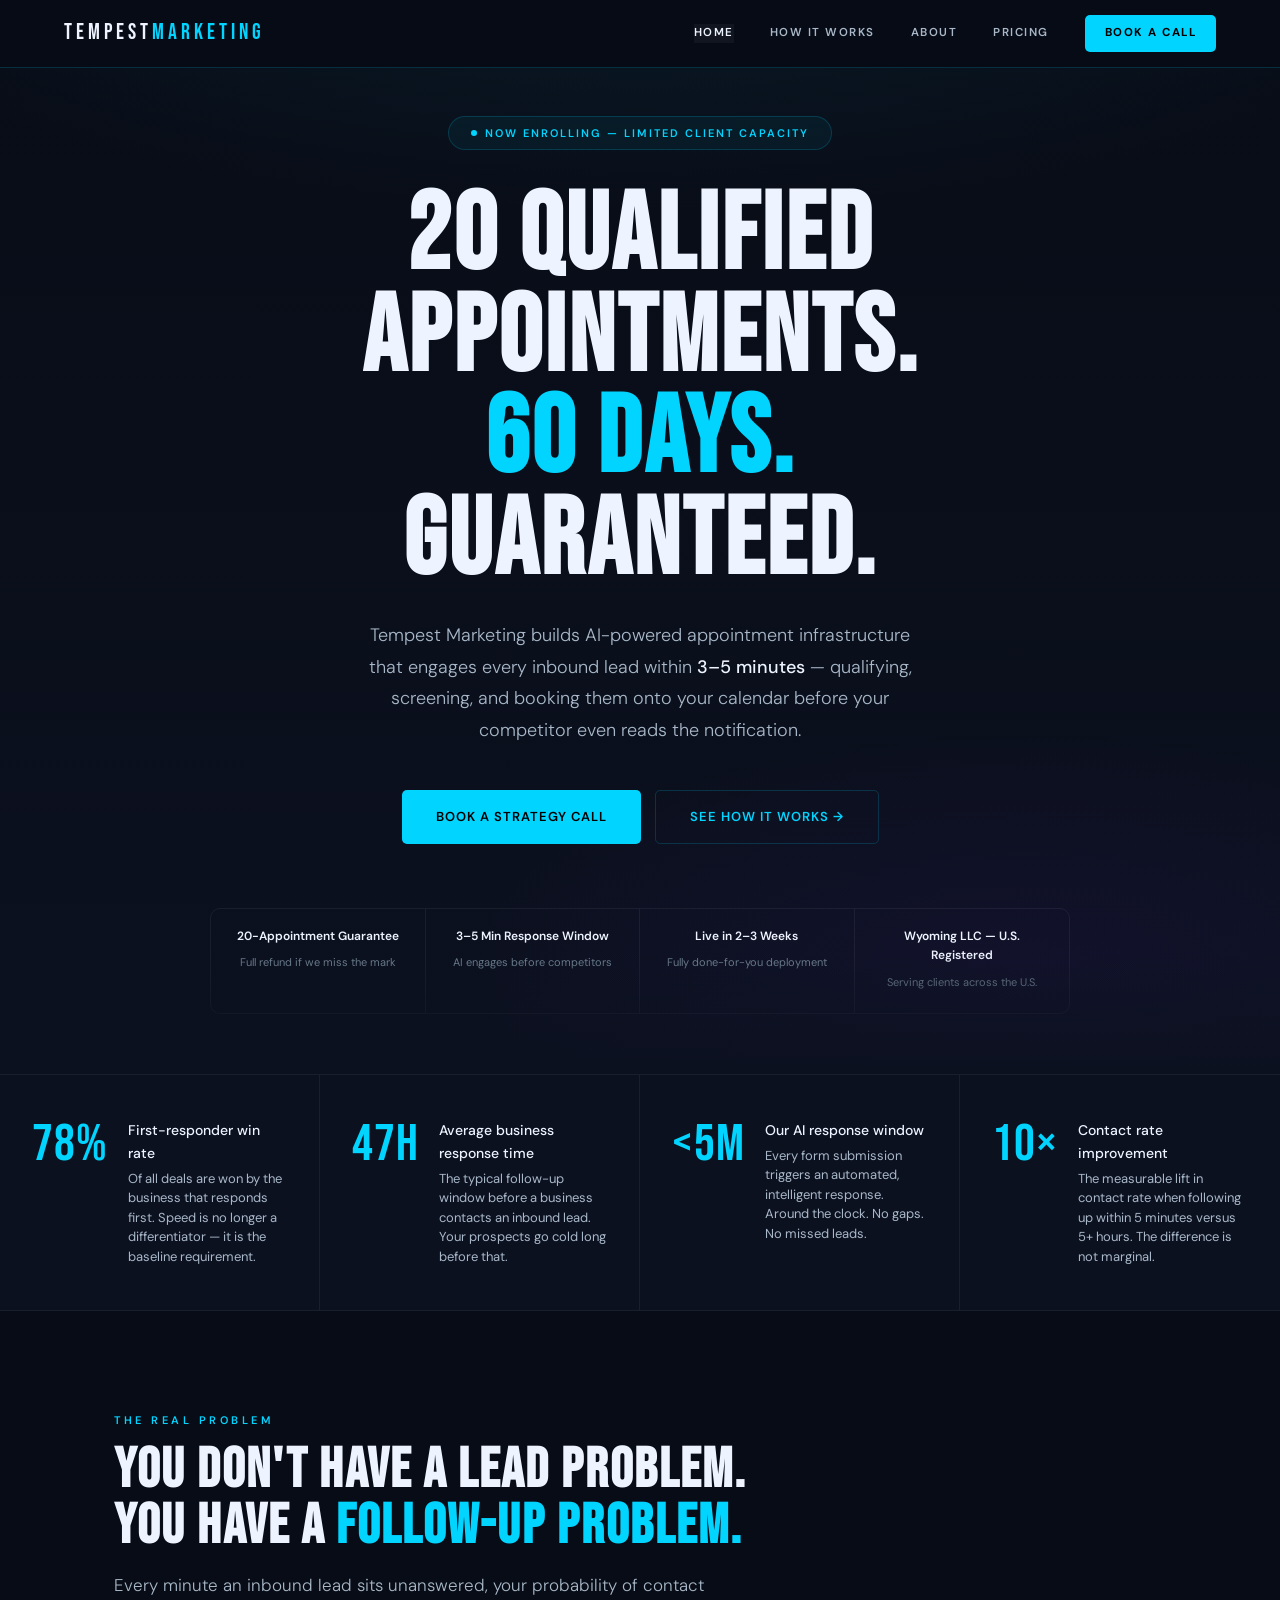
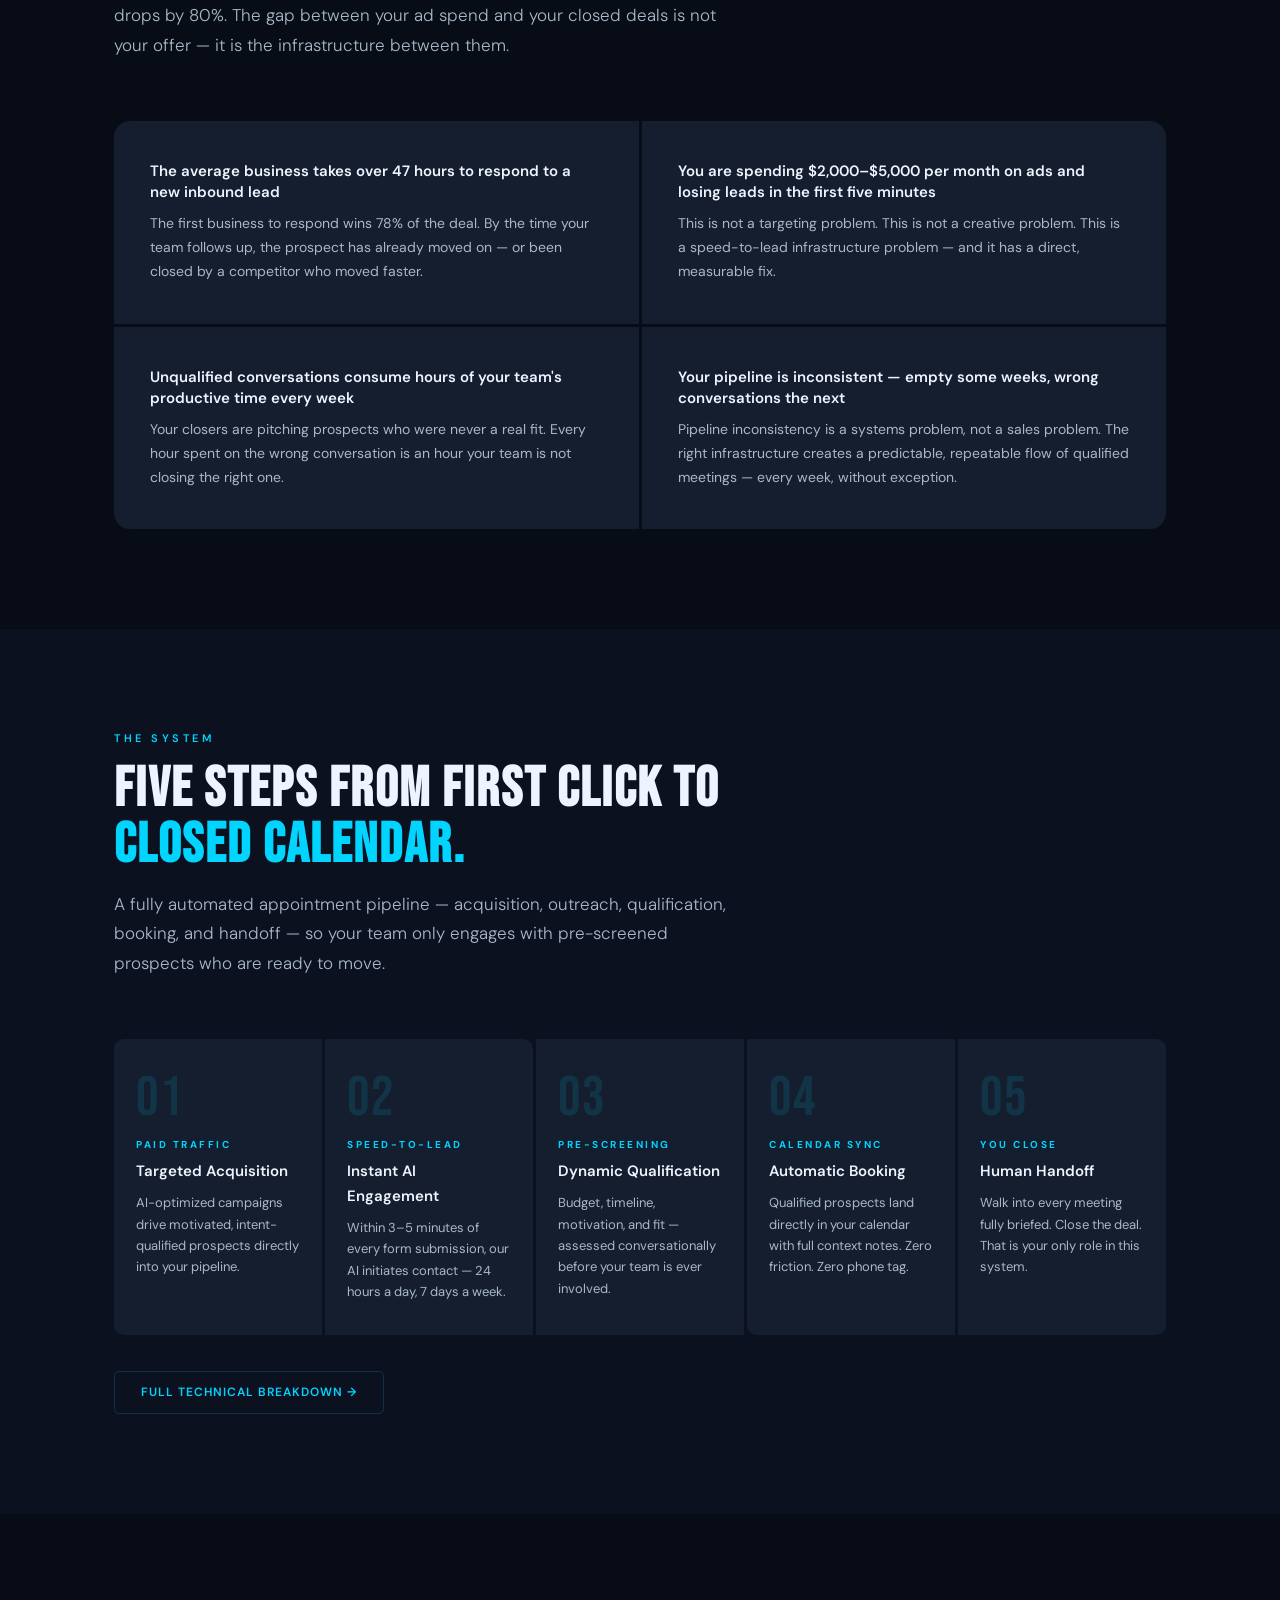
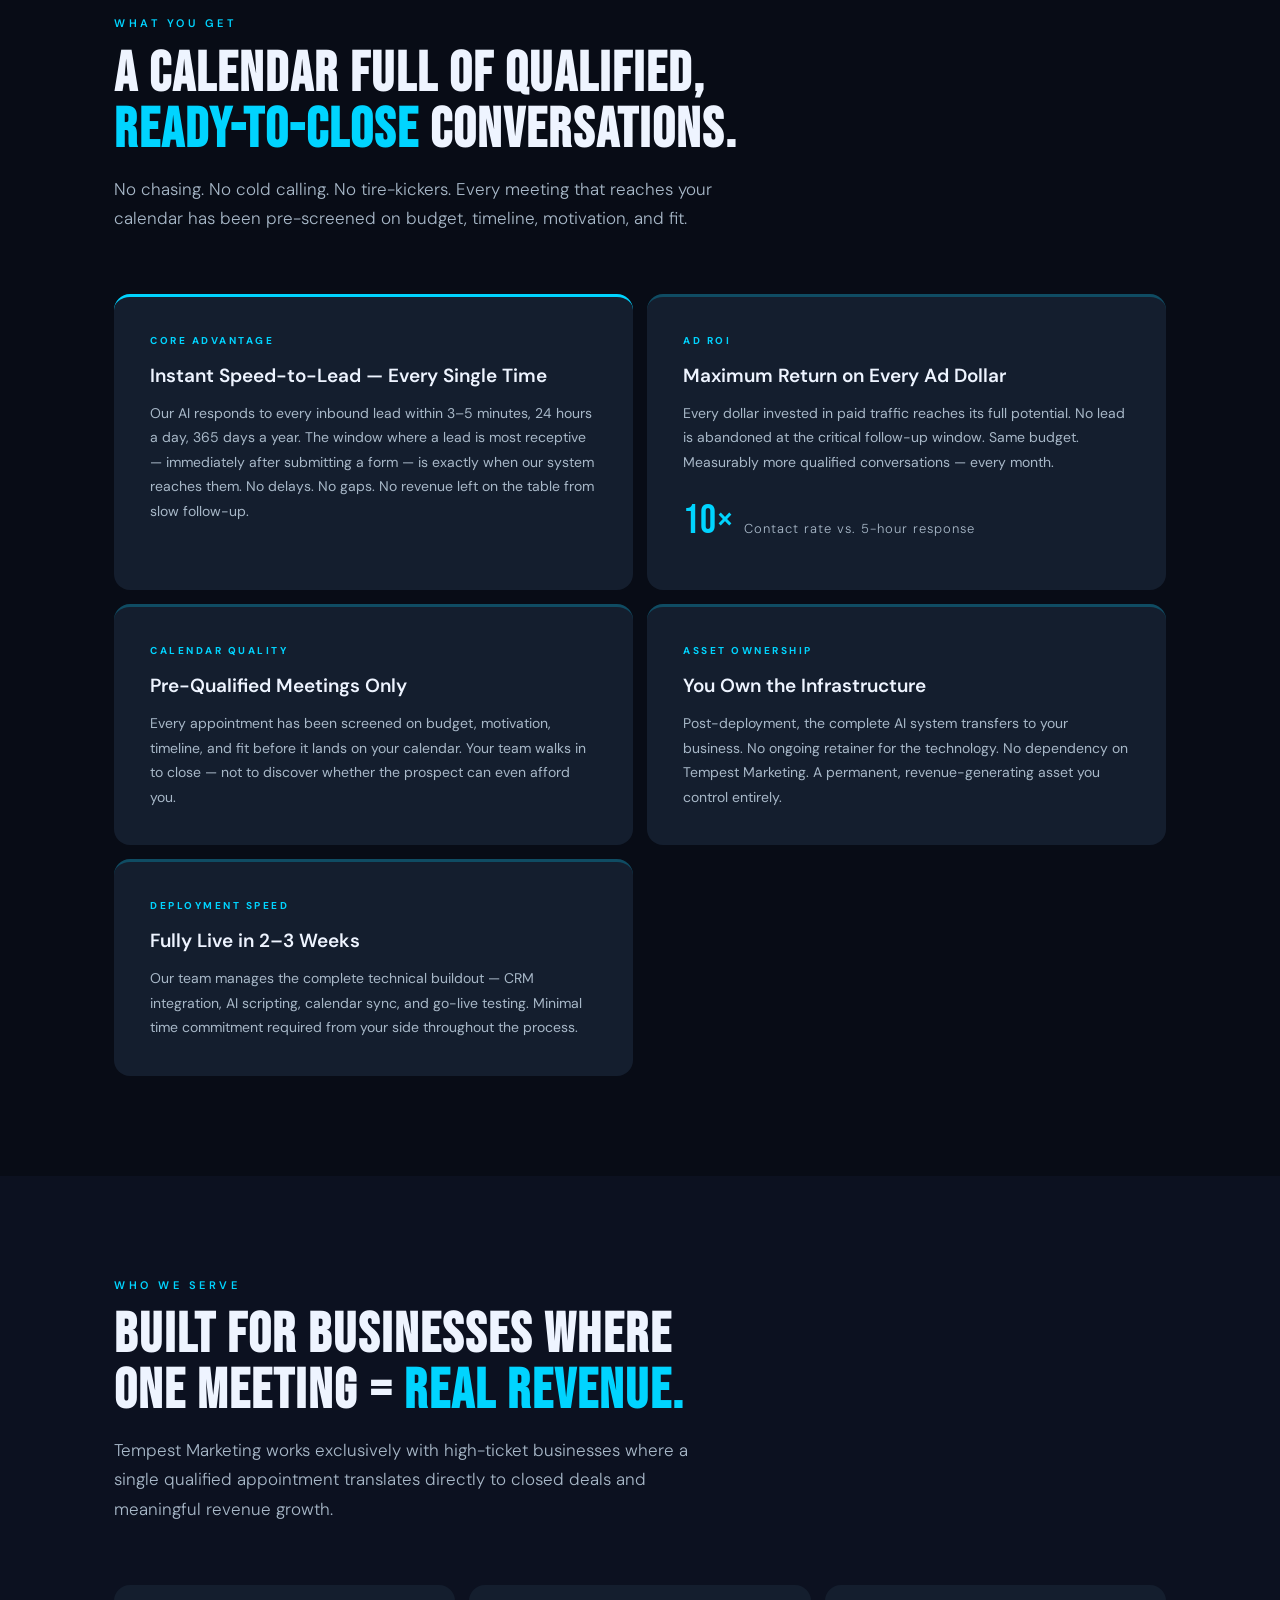
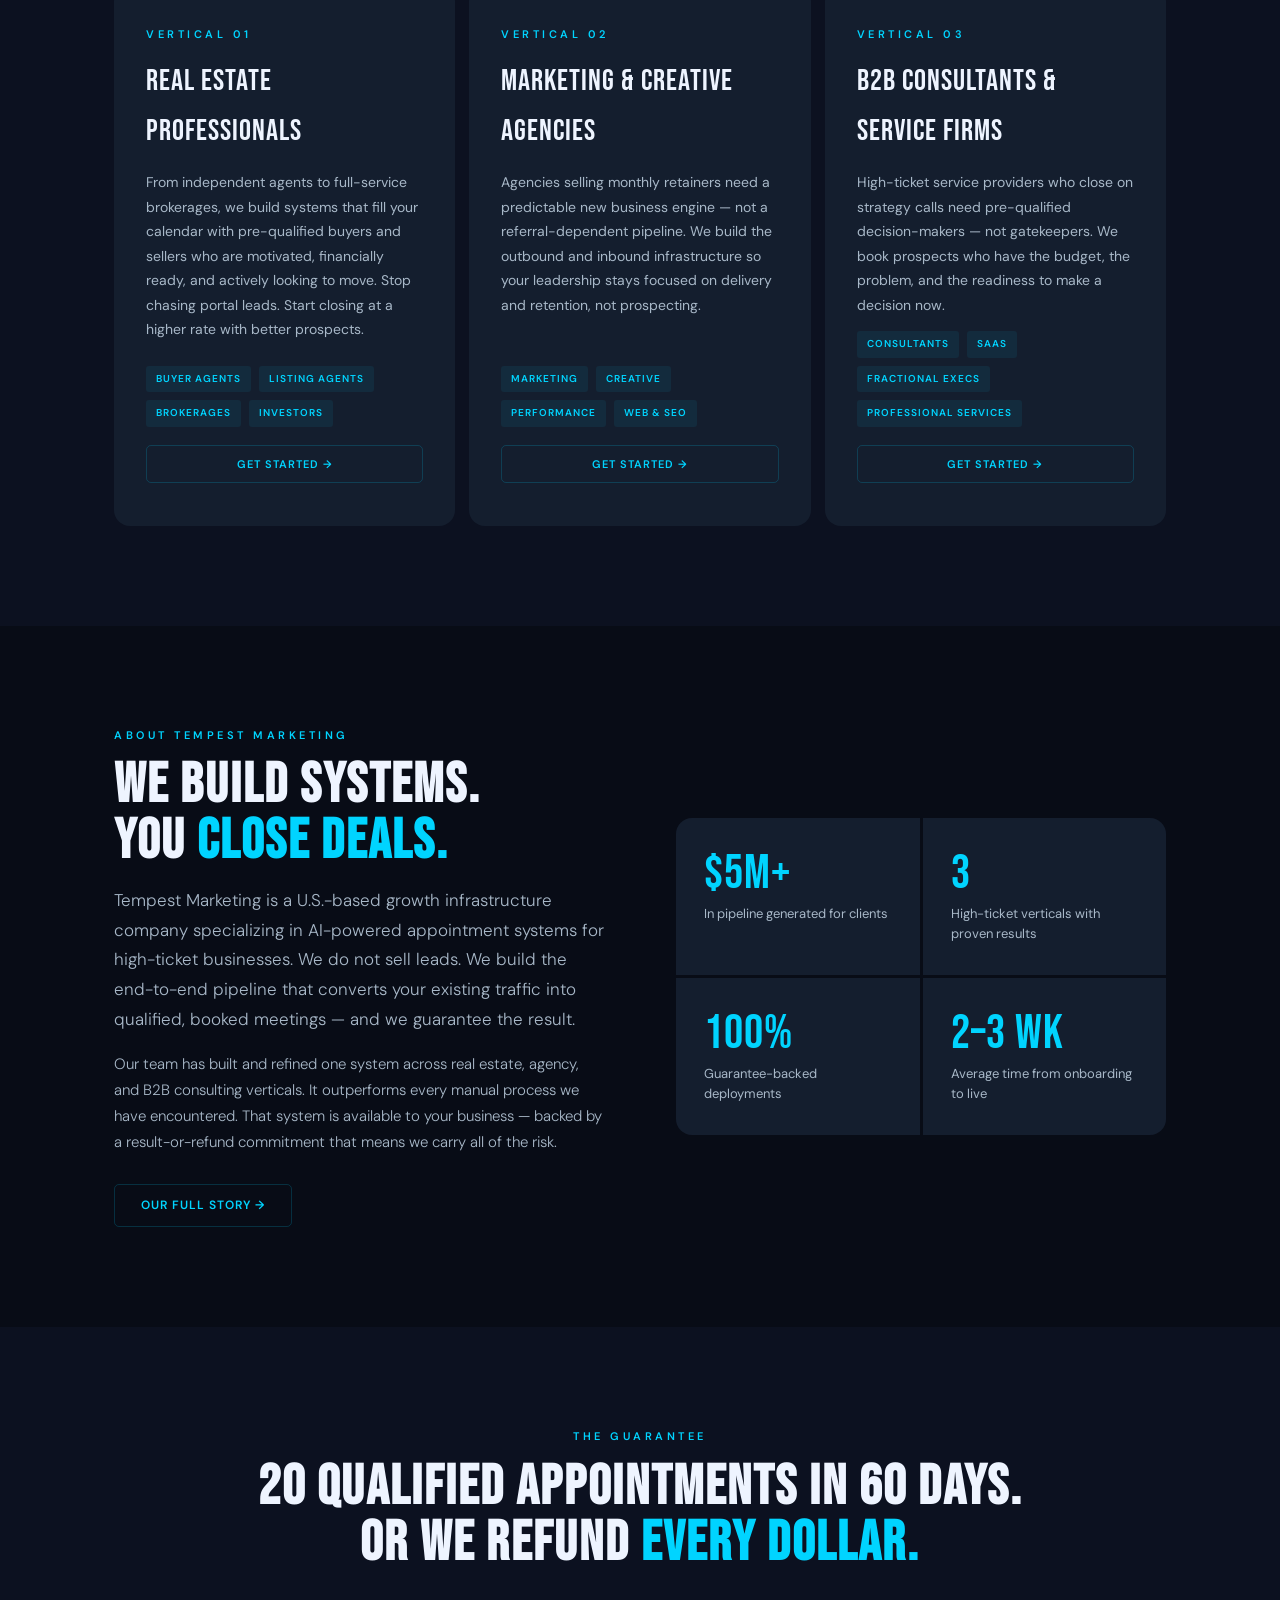
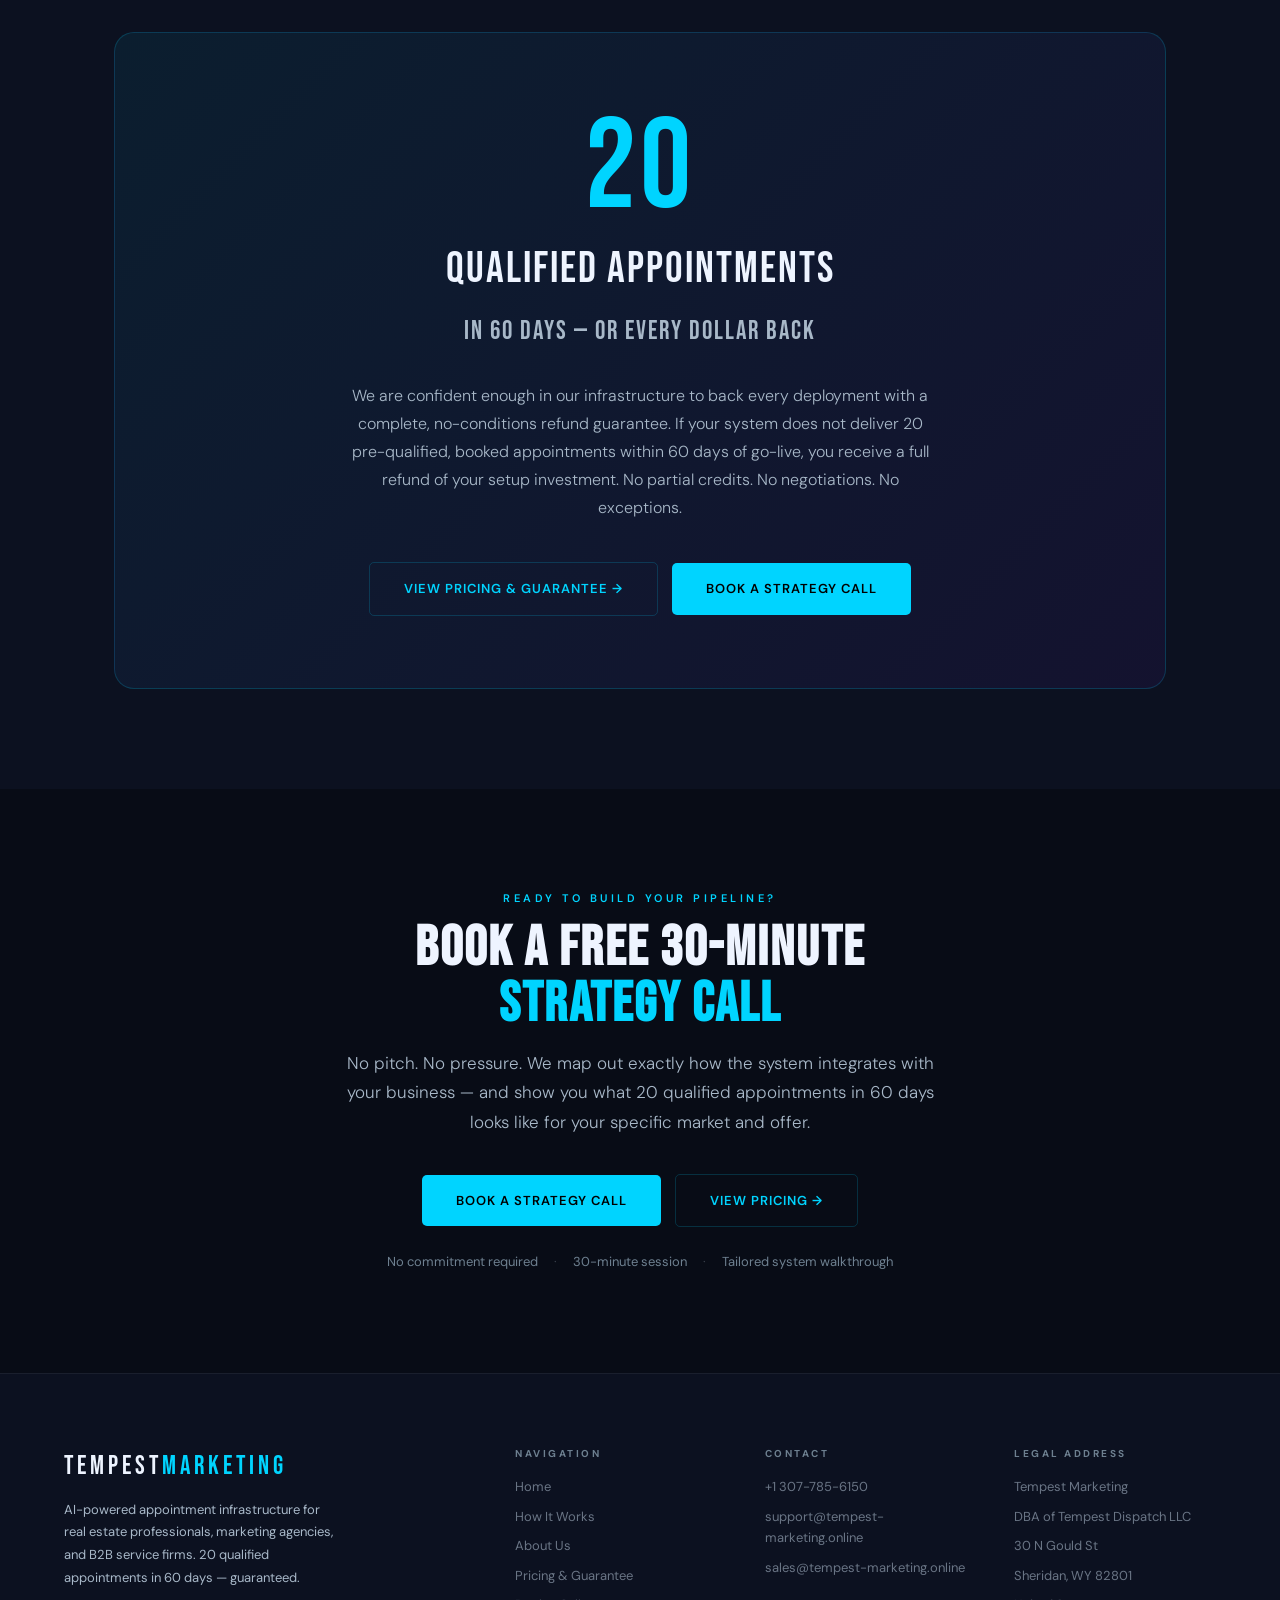
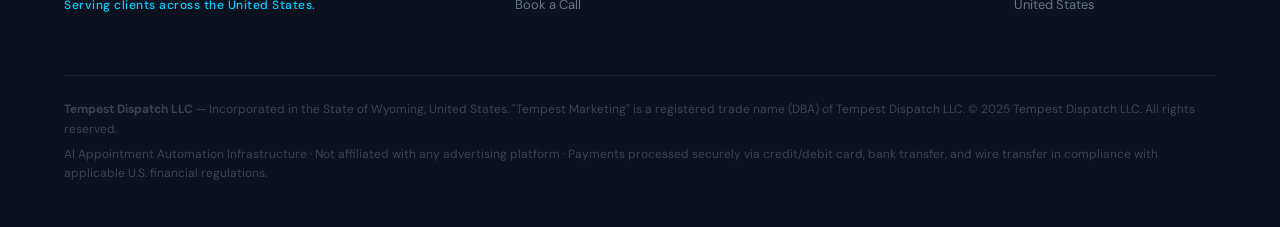
<file: index.html>
<!DOCTYPE html>
<html lang="en">
<head>
<meta charset="UTF-8">
<meta name="theme-color" content="#080C16">
<meta name="mobile-web-app-capable" content="yes">
<meta name="apple-mobile-web-app-capable" content="yes">
<meta name="apple-mobile-web-app-status-bar-style" content="black-translucent">
<meta name="viewport" content="width=device-width,initial-scale=1,viewport-fit=cover">
<title>Tempest Marketing — 20 Qualified Appointments. 60 Days. Guaranteed.</title>
<meta name="description" content="Tempest Marketing delivers AI-powered appointment infrastructure for B2B services, agencies, and realtors. 20 qualified appointments in 60 days — or a full refund. Serving clients across the U.S.">
<meta property="og:title" content="Tempest Marketing — 20 Qualified Appointments. 60 Days. Guaranteed.">
<meta property="og:description" content="AI-powered growth infrastructure for high-ticket businesses. 20 appointments in 60 days or full refund.">
<meta property="og:type" content="website">
<link rel="stylesheet" href="/style.css">
</head>
<body>

<nav class="nav" id="nav">
  <a href="/" class="nav-logo">TEMPEST<span>MARKETING</span></a>
  <div class="nav-links" id="nl">
    <a href="/" class="active">Home</a>
    <a href="/infrastructure/">How It Works</a>
    <a href="/about/">About</a>
    <a href="/pricing/">Pricing</a>
    <a href="/contact/" class="nav-btn">Book a Call</a>
  </div>
  <button class="hamburger" id="hb" aria-label="Menu" aria-expanded="false">
    <span></span><span></span><span></span>
  </button>
</nav>

<section class="hero">
  <div class="hero-badge"><span class="hero-badge-dot"></span>Now Enrolling — Limited Client Capacity</div>
  <h1 class="hero-h1">20 Qualified<br>Appointments.<br><span class="e">60 Days.</span><br>Guaranteed.</h1>
  <p class="hero-sub">Tempest Marketing builds AI-powered appointment infrastructure that engages every inbound lead within <strong>3–5 minutes</strong> — qualifying, screening, and booking them onto your calendar before your competitor even reads the notification.</p>
  <div class="hero-btns">
    <a href="/contact/" class="btn btn-primary btn-lg">Book a Strategy Call</a>
    <a href="/infrastructure/" class="btn btn-outline btn-lg">See How It Works →</a>
  </div>
  <div class="hero-trust">
    <div class="trust-item"><strong>20-Appointment Guarantee</strong><span>Full refund if we miss the mark</span></div>
    <div class="trust-item"><strong>3–5 Min Response Window</strong><span>AI engages before competitors</span></div>
    <div class="trust-item"><strong>Live in 2–3 Weeks</strong><span>Fully done-for-you deployment</span></div>
    <div class="trust-item"><strong>Wyoming LLC — U.S. Registered</strong><span>Serving clients across the U.S.</span></div>
  </div>
</section>

<div class="stats-bar">
  <div class="stat-cell sr">
    <div class="stat-n">78%</div>
    <div class="stat-meta"><strong>First-responder win rate</strong><p>Of all deals are won by the business that responds first. Speed is no longer a differentiator — it is the baseline requirement.</p></div>
  </div>
  <div class="stat-cell sr sr-d1">
    <div class="stat-n">47h</div>
    <div class="stat-meta"><strong>Average business response time</strong><p>The typical follow-up window before a business contacts an inbound lead. Your prospects go cold long before that.</p></div>
  </div>
  <div class="stat-cell sr sr-d2">
    <div class="stat-n">&lt;5m</div>
    <div class="stat-meta"><strong>Our AI response window</strong><p>Every form submission triggers an automated, intelligent response. Around the clock. No gaps. No missed leads.</p></div>
  </div>
  <div class="stat-cell sr sr-d3">
    <div class="stat-n">10×</div>
    <div class="stat-meta"><strong>Contact rate improvement</strong><p>The measurable lift in contact rate when following up within 5 minutes versus 5+ hours. The difference is not marginal.</p></div>
  </div>
</div>

<section class="section">
  <div class="container">
    <div class="section-header sr">
      <div class="eyebrow">The Real Problem</div>
      <h2 class="h2">You Don't Have a Lead Problem.<br>You Have a <span class="e">Follow-Up Problem.</span></h2>
      <p class="lead">Every minute an inbound lead sits unanswered, your probability of contact drops by 80%. The gap between your ad spend and your closed deals is not your offer — it is the infrastructure between them.</p>
    </div>
    <div class="pain-grid">
      <div class="pain-card sr">
        <div class="pain-card-title">The average business takes over 47 hours to respond to a new inbound lead</div>
        <p class="pain-card-body">The first business to respond wins 78% of the deal. By the time your team follows up, the prospect has already moved on — or been closed by a competitor who moved faster.</p>
      </div>
      <div class="pain-card sr sr-d1">
        <div class="pain-card-title">You are spending $2,000–$5,000 per month on ads and losing leads in the first five minutes</div>
        <p class="pain-card-body">This is not a targeting problem. This is not a creative problem. This is a speed-to-lead infrastructure problem — and it has a direct, measurable fix.</p>
      </div>
      <div class="pain-card sr sr-d2">
        <div class="pain-card-title">Unqualified conversations consume hours of your team's productive time every week</div>
        <p class="pain-card-body">Your closers are pitching prospects who were never a real fit. Every hour spent on the wrong conversation is an hour your team is not closing the right one.</p>
      </div>
      <div class="pain-card sr sr-d3">
        <div class="pain-card-title">Your pipeline is inconsistent — empty some weeks, wrong conversations the next</div>
        <p class="pain-card-body">Pipeline inconsistency is a systems problem, not a sales problem. The right infrastructure creates a predictable, repeatable flow of qualified meetings — every week, without exception.</p>
      </div>
    </div>
  </div>
</section>

<section class="section section-alt">
  <div class="container">
    <div class="section-header sr">
      <div class="eyebrow">The System</div>
      <h2 class="h2">Five Steps from First Click to<br><span class="e">Closed Calendar.</span></h2>
      <p class="lead">A fully automated appointment pipeline — acquisition, outreach, qualification, booking, and handoff — so your team only engages with pre-screened prospects who are ready to move.</p>
    </div>
    <div class="steps-row">
      <div class="step sr"><div class="step-num">01</div><div class="step-tag">Paid Traffic</div><div class="step-title">Targeted Acquisition</div><p class="step-body">AI-optimized campaigns drive motivated, intent-qualified prospects directly into your pipeline.</p></div>
      <div class="step sr sr-d1"><div class="step-num">02</div><div class="step-tag">Speed-to-Lead</div><div class="step-title">Instant AI Engagement</div><p class="step-body">Within 3–5 minutes of every form submission, our AI initiates contact — 24 hours a day, 7 days a week.</p></div>
      <div class="step sr sr-d2"><div class="step-num">03</div><div class="step-tag">Pre-Screening</div><div class="step-title">Dynamic Qualification</div><p class="step-body">Budget, timeline, motivation, and fit — assessed conversationally before your team is ever involved.</p></div>
      <div class="step sr sr-d3"><div class="step-num">04</div><div class="step-tag">Calendar Sync</div><div class="step-title">Automatic Booking</div><p class="step-body">Qualified prospects land directly in your calendar with full context notes. Zero friction. Zero phone tag.</p></div>
      <div class="step sr sr-d4"><div class="step-num">05</div><div class="step-tag">You Close</div><div class="step-title">Human Handoff</div><p class="step-body">Walk into every meeting fully briefed. Close the deal. That is your only role in this system.</p></div>
    </div>
    <div style="margin-top:36px"><a href="/infrastructure/" class="btn btn-outline btn-md sr">Full Technical Breakdown →</a></div>
  </div>
</section>

<section class="section">
  <div class="container">
    <div class="section-header sr">
      <div class="eyebrow">What You Get</div>
      <h2 class="h2">A Calendar Full of Qualified,<br><span class="e">Ready-to-Close</span> Conversations.</h2>
      <p class="lead">No chasing. No cold calling. No tire-kickers. Every meeting that reaches your calendar has been pre-screened on budget, timeline, motivation, and fit.</p>
    </div>
    <div class="benefits-grid">
      <div class="benefit wide sr"><div class="benefit-label">Core Advantage</div><h3 class="benefit-title">Instant Speed-to-Lead — Every Single Time</h3><p class="benefit-body">Our AI responds to every inbound lead within 3–5 minutes, 24 hours a day, 365 days a year. The window where a lead is most receptive — immediately after submitting a form — is exactly when our system reaches them. No delays. No gaps. No revenue left on the table from slow follow-up.</p></div>
      <div class="benefit sr"><div class="benefit-label">Ad ROI</div><h3 class="benefit-title">Maximum Return on Every Ad Dollar</h3><p class="benefit-body">Every dollar invested in paid traffic reaches its full potential. No lead is abandoned at the critical follow-up window. Same budget. Measurably more qualified conversations — every month.</p><div class="benefit-stat">10×<small>Contact rate vs. 5-hour response</small></div></div>
      <div class="benefit sr sr-d1"><div class="benefit-label">Calendar Quality</div><h3 class="benefit-title">Pre-Qualified Meetings Only</h3><p class="benefit-body">Every appointment has been screened on budget, motivation, timeline, and fit before it lands on your calendar. Your team walks in to close — not to discover whether the prospect can even afford you.</p></div>
      <div class="benefit sr sr-d2"><div class="benefit-label">Asset Ownership</div><h3 class="benefit-title">You Own the Infrastructure</h3><p class="benefit-body">Post-deployment, the complete AI system transfers to your business. No ongoing retainer for the technology. No dependency on Tempest Marketing. A permanent, revenue-generating asset you control entirely.</p></div>
      <div class="benefit sr sr-d3"><div class="benefit-label">Deployment Speed</div><h3 class="benefit-title">Fully Live in 2–3 Weeks</h3><p class="benefit-body">Our team manages the complete technical buildout — CRM integration, AI scripting, calendar sync, and go-live testing. Minimal time commitment required from your side throughout the process.</p></div>
    </div>
  </div>
</section>

<section class="section section-alt">
  <div class="container">
    <div class="section-header sr">
      <div class="eyebrow">Who We Serve</div>
      <h2 class="h2">Built for Businesses Where<br>One Meeting = <span class="e">Real Revenue.</span></h2>
      <p class="lead">Tempest Marketing works exclusively with high-ticket businesses where a single qualified appointment translates directly to closed deals and meaningful revenue growth.</p>
    </div>
    <div class="ica-grid">
      <div class="ica sr"><div class="eyebrow" style="margin-bottom:0">Vertical 01</div><div class="ica-title">Real Estate Professionals</div><p class="ica-body">From independent agents to full-service brokerages, we build systems that fill your calendar with pre-qualified buyers and sellers who are motivated, financially ready, and actively looking to move. Stop chasing portal leads. Start closing at a higher rate with better prospects.</p><ul class="ica-tags"><li>Buyer Agents</li><li>Listing Agents</li><li>Brokerages</li><li>Investors</li></ul><a href="/contact/" class="btn btn-outline btn-sm" style="margin-top:4px">Get started →</a></div>
      <div class="ica sr sr-d1"><div class="eyebrow" style="margin-bottom:0">Vertical 02</div><div class="ica-title">Marketing &amp; Creative Agencies</div><p class="ica-body">Agencies selling monthly retainers need a predictable new business engine — not a referral-dependent pipeline. We build the outbound and inbound infrastructure so your leadership stays focused on delivery and retention, not prospecting.</p><ul class="ica-tags"><li>Marketing</li><li>Creative</li><li>Performance</li><li>Web &amp; SEO</li></ul><a href="/contact/" class="btn btn-outline btn-sm" style="margin-top:4px">Get started →</a></div>
      <div class="ica sr sr-d2"><div class="eyebrow" style="margin-bottom:0">Vertical 03</div><div class="ica-title">B2B Consultants &amp; Service Firms</div><p class="ica-body">High-ticket service providers who close on strategy calls need pre-qualified decision-makers — not gatekeepers. We book prospects who have the budget, the problem, and the readiness to make a decision now.</p><ul class="ica-tags"><li>Consultants</li><li>SaaS</li><li>Fractional Execs</li><li>Professional Services</li></ul><a href="/contact/" class="btn btn-outline btn-sm" style="margin-top:4px">Get started →</a></div>
    </div>
  </div>
</section>

<section class="section">
  <div class="container">
    <div class="about-preview sr">
      <div class="about-preview-text">
        <div class="eyebrow">About Tempest Marketing</div>
        <h2 class="h2">We Build Systems.<br>You <span class="e">Close Deals.</span></h2>
        <p class="lead">Tempest Marketing is a U.S.-based growth infrastructure company specializing in AI-powered appointment systems for high-ticket businesses. We do not sell leads. We build the end-to-end pipeline that converts your existing traffic into qualified, booked meetings — and we guarantee the result.</p>
        <p style="color:var(--silver);font-size:15px;line-height:1.75;margin-top:16px;font-weight:300">Our team has built and refined one system across real estate, agency, and B2B consulting verticals. It outperforms every manual process we have encountered. That system is available to your business — backed by a result-or-refund commitment that means we carry all of the risk.</p>
        <a href="/about/" class="btn btn-outline btn-md" style="margin-top:28px">Our Full Story →</a>
      </div>
      <div class="about-preview-stats">
        <div class="astat"><div class="astat-n">$5M+</div><div class="astat-l">In pipeline generated for clients</div></div>
        <div class="astat"><div class="astat-n">3</div><div class="astat-l">High-ticket verticals with proven results</div></div>
        <div class="astat"><div class="astat-n">100%</div><div class="astat-l">Guarantee-backed deployments</div></div>
        <div class="astat"><div class="astat-n">2–3 wk</div><div class="astat-l">Average time from onboarding to live</div></div>
      </div>
    </div>
  </div>
</section>

<section class="section section-alt">
  <div class="container">
    <div class="section-header sr" style="text-align:center;max-width:100%">
      <div class="eyebrow">The Guarantee</div>
      <h2 class="h2">20 Qualified Appointments in 60 Days.<br>Or We Refund <span class="e">Every Dollar.</span></h2>
    </div>
    <div class="guarantee-wrap sr">
      <div class="guar-num">20</div>
      <div class="guar-label">Qualified Appointments</div>
      <div class="guar-sub">IN 60 DAYS — OR EVERY DOLLAR BACK</div>
      <p class="guar-body">We are confident enough in our infrastructure to back every deployment with a complete, no-conditions refund guarantee. If your system does not deliver 20 pre-qualified, booked appointments within 60 days of go-live, you receive a full refund of your setup investment. No partial credits. No negotiations. No exceptions.</p>
      <div class="guar-btns">
        <a href="/pricing/" class="btn btn-outline btn-lg">View Pricing &amp; Guarantee →</a>
        <a href="/contact/" class="btn btn-primary btn-lg">Book a Strategy Call</a>
      </div>
    </div>
  </div>
</section>

<section class="section">
  <div class="container">
    <div class="cta-block sr">
      <div class="eyebrow">Ready to Build Your Pipeline?</div>
      <h2 class="h2">Book a Free 30-Minute<br><span class="e">Strategy Call</span></h2>
      <p class="lead" style="margin:0 auto 36px">No pitch. No pressure. We map out exactly how the system integrates with your business — and show you what 20 qualified appointments in 60 days looks like for your specific market and offer.</p>
      <div class="cta-btns">
        <a href="/contact/" class="btn btn-primary btn-lg">Book a Strategy Call</a>
        <a href="/pricing/" class="btn btn-outline btn-lg">View Pricing →</a>
      </div>
      <div class="cta-dots">
        <span>No commitment required</span><span class="cta-dot-sep">·</span>
        <span>30-minute session</span><span class="cta-dot-sep">·</span>
        <span>Tailored system walkthrough</span>
      </div>
    </div>
  </div>
</section>

<footer class="footer">
  <div class="footer-grid">
    <div class="footer-brand">
      <div class="footer-logo">TEMPEST<span>MARKETING</span></div>
      <p class="footer-tagline">AI-powered appointment infrastructure for real estate professionals, marketing agencies, and B2B service firms. 20 qualified appointments in 60 days — guaranteed.</p>
      <p class="footer-credline">Serving clients across the United States.</p>
    </div>
    <div class="footer-col">
      <div class="footer-col-title">Navigation</div>
      <a href="/">Home</a>
      <a href="/infrastructure/">How It Works</a>
      <a href="/about/">About Us</a>
      <a href="/pricing/">Pricing &amp; Guarantee</a>
      <a href="/contact/">Book a Call</a>
    </div>
    <div class="footer-col">
      <div class="footer-col-title">Contact</div>
      <a href="tel:+13077856150">+1 307-785-6150</a>
      <a href="mailto:support@tempest-marketing.online">support@tempest-marketing.online</a>
      <a href="mailto:sales@tempest-marketing.online">sales@tempest-marketing.online</a>
    </div>
    <div class="footer-col">
      <div class="footer-col-title">Legal Address</div>
      <span>Tempest Marketing</span>
      <span>DBA of Tempest Dispatch LLC</span>
      <span>30 N Gould St</span>
      <span>Sheridan, WY 82801</span>
      <span>United States</span>
    </div>
  </div>
  <div class="footer-bottom">
    <p><strong>Tempest Dispatch LLC</strong> — Incorporated in the State of Wyoming, United States. "Tempest Marketing" is a registered trade name (DBA) of Tempest Dispatch LLC. © 2025 Tempest Dispatch LLC. All rights reserved.</p>
    <p>AI Appointment Automation Infrastructure · Not affiliated with any advertising platform · Payments processed securely via credit/debit card, bank transfer, and wire transfer in compliance with applicable U.S. financial regulations.</p>
  </div>
</footer>

<script src="/app.js"></script>
</body>
</html>
</file>
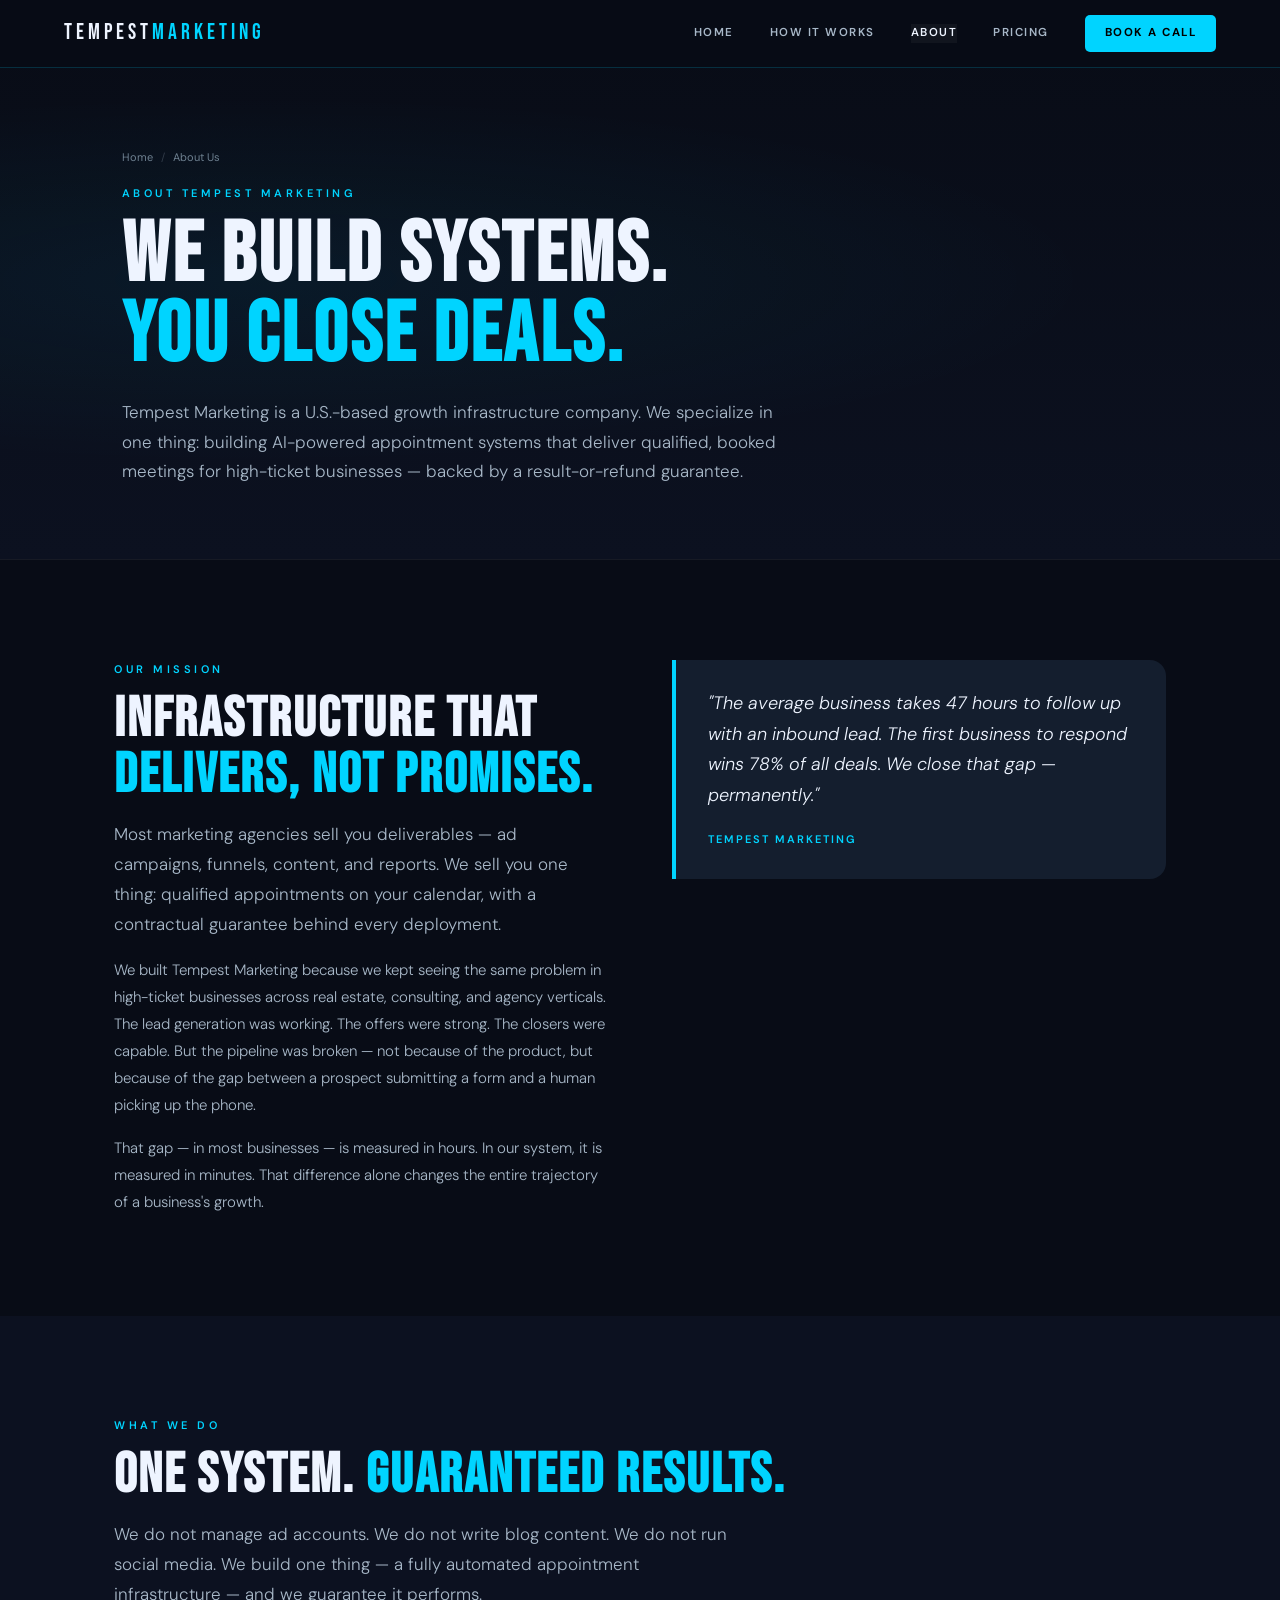
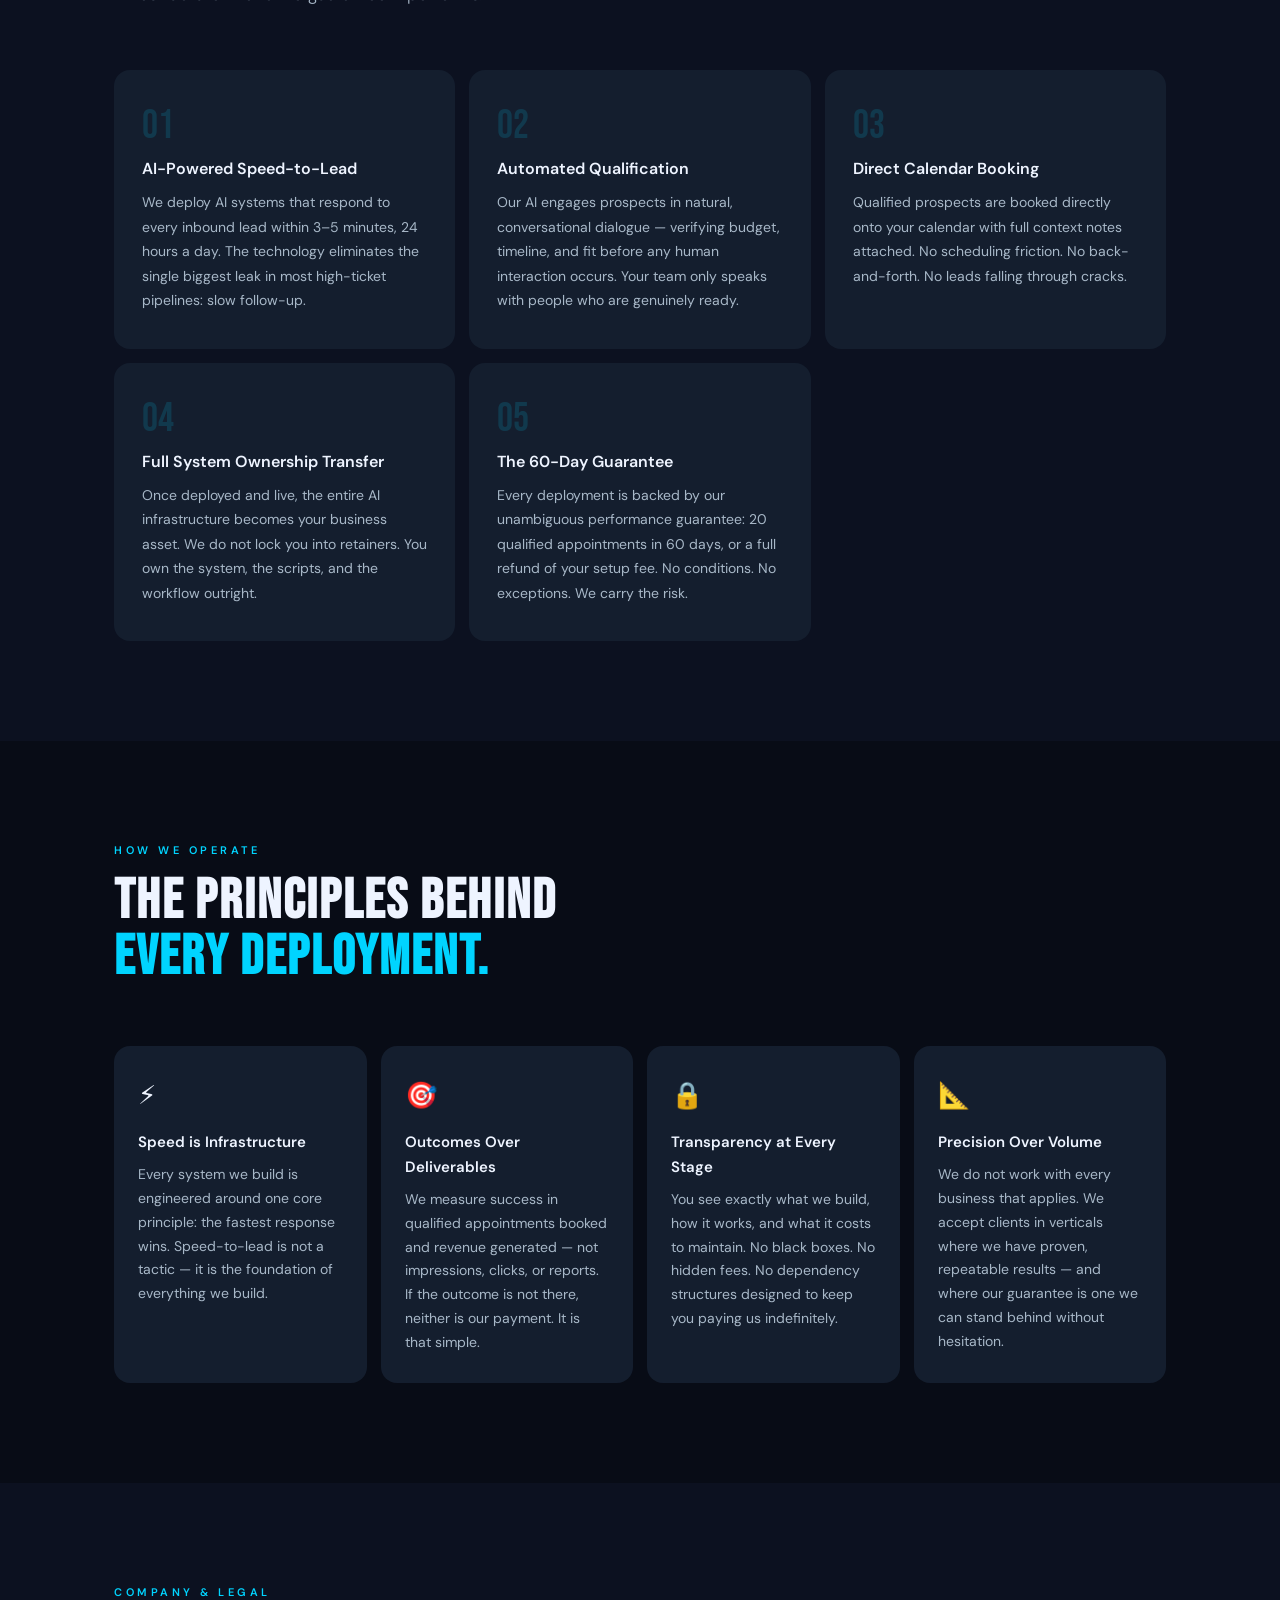
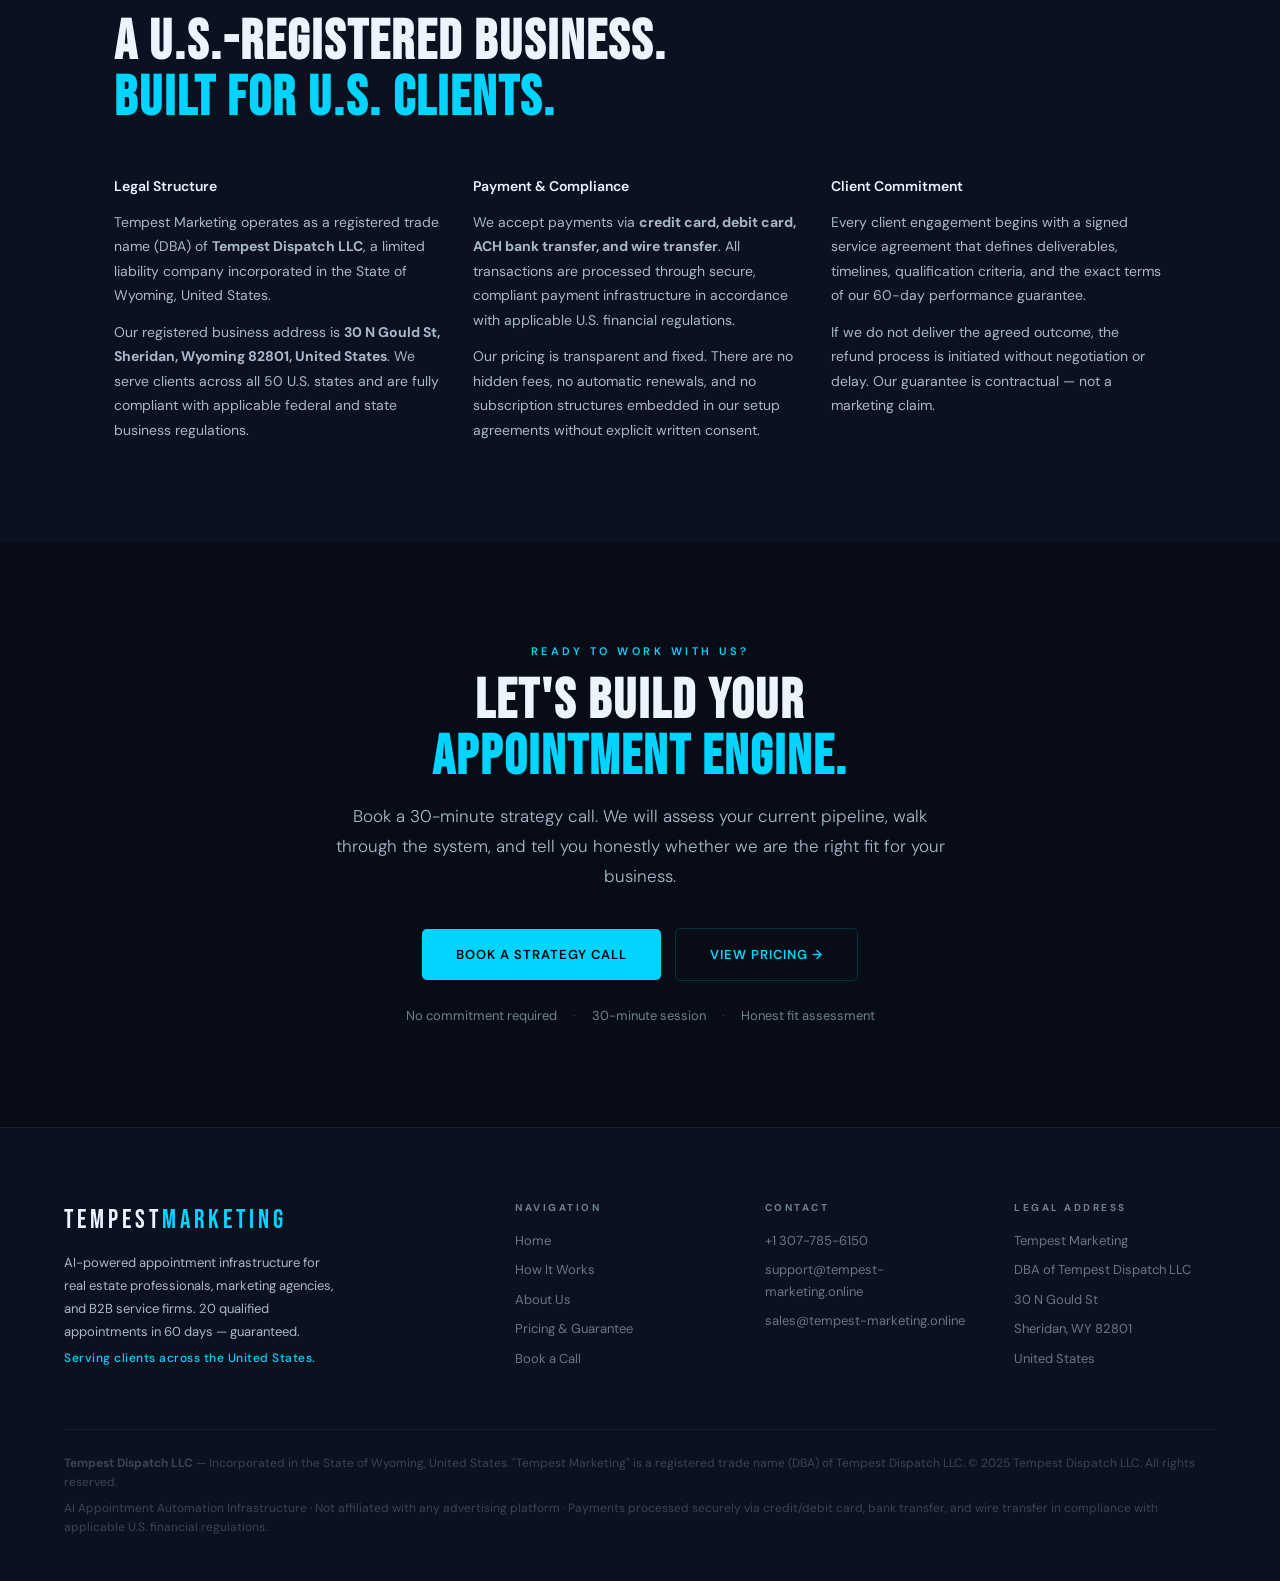
<file: about/index.html>
<!DOCTYPE html>
<html lang="en">
<head>
<meta charset="UTF-8">
<meta name="theme-color" content="#080C16">
<meta name="mobile-web-app-capable" content="yes">
<meta name="apple-mobile-web-app-capable" content="yes">
<meta name="apple-mobile-web-app-status-bar-style" content="black-translucent">
<meta name="viewport" content="width=device-width,initial-scale=1,viewport-fit=cover">
<title>About Us — Tempest Marketing | AI-Powered Growth Infrastructure</title>
<meta name="description" content="Tempest Marketing is a U.S.-based growth infrastructure company. We build AI-powered appointment systems for high-ticket businesses — and guarantee 20 qualified meetings in 60 days.">
<link rel="stylesheet" href="/style.css">
</head>
<body>

<nav class="nav" id="nav">
  <a href="/" class="nav-logo">TEMPEST<span>MARKETING</span></a>
  <div class="nav-links" id="nl">
    <a href="/">Home</a>
    <a href="/infrastructure/">How It Works</a>
    <a href="/about/" class="active">About</a>
    <a href="/pricing/">Pricing</a>
    <a href="/contact/" class="nav-btn">Book a Call</a>
  </div>
  <button class="hamburger" id="hb" aria-label="Menu" aria-expanded="false">
    <span></span><span></span><span></span>
  </button>
</nav>

<section class="page-hero">
  <div class="container">
    <div class="breadcrumb"><a href="/">Home</a><span class="breadcrumb-sep">/</span><span>About Us</span></div>
    <div class="eyebrow">About Tempest Marketing</div>
    <h1 class="page-h1">We Build Systems.<br><span class="e">You Close Deals.</span></h1>
    <p class="page-sub">Tempest Marketing is a U.S.-based growth infrastructure company. We specialize in one thing: building AI-powered appointment systems that deliver qualified, booked meetings for high-ticket businesses — backed by a result-or-refund guarantee.</p>
  </div>
</section>

<!-- MISSION -->
<section class="section">
  <div class="container">
    <div class="about-mission sr">
      <div class="mission-text">
        <div class="eyebrow">Our Mission</div>
        <h2 class="h2">Infrastructure That<br><span class="e">Delivers, Not Promises.</span></h2>
        <p class="lead">Most marketing agencies sell you deliverables — ad campaigns, funnels, content, and reports. We sell you one thing: qualified appointments on your calendar, with a contractual guarantee behind every deployment.</p>
        <p style="color:var(--silver);font-size:15px;line-height:1.8;margin-top:18px;font-weight:300">We built Tempest Marketing because we kept seeing the same problem in high-ticket businesses across real estate, consulting, and agency verticals. The lead generation was working. The offers were strong. The closers were capable. But the pipeline was broken — not because of the product, but because of the gap between a prospect submitting a form and a human picking up the phone.</p>
        <p style="color:var(--silver);font-size:15px;line-height:1.8;margin-top:16px;font-weight:300">That gap — in most businesses — is measured in hours. In our system, it is measured in minutes. That difference alone changes the entire trajectory of a business's growth.</p>
      </div>
      <div class="mission-quote">
        <blockquote class="bq">
          <p>"The average business takes 47 hours to follow up with an inbound lead. The first business to respond wins 78% of all deals. We close that gap — permanently."</p>
          <cite>Tempest Marketing</cite>
        </blockquote>
      </div>
    </div>
  </div>
</section>

<!-- WHAT WE DO -->
<section class="section section-alt">
  <div class="container">
    <div class="section-header sr">
      <div class="eyebrow">What We Do</div>
      <h2 class="h2">One System. <span class="e">Guaranteed Results.</span></h2>
      <p class="lead">We do not manage ad accounts. We do not write blog content. We do not run social media. We build one thing — a fully automated appointment infrastructure — and we guarantee it performs.</p>
    </div>
    <div class="what-grid">
      <div class="what-card sr">
        <div class="what-num">01</div>
        <h3 class="what-title">AI-Powered Speed-to-Lead</h3>
        <p class="what-body">We deploy AI systems that respond to every inbound lead within 3–5 minutes, 24 hours a day. The technology eliminates the single biggest leak in most high-ticket pipelines: slow follow-up.</p>
      </div>
      <div class="what-card sr sr-d1">
        <div class="what-num">02</div>
        <h3 class="what-title">Automated Qualification</h3>
        <p class="what-body">Our AI engages prospects in natural, conversational dialogue — verifying budget, timeline, and fit before any human interaction occurs. Your team only speaks with people who are genuinely ready.</p>
      </div>
      <div class="what-card sr sr-d2">
        <div class="what-num">03</div>
        <h3 class="what-title">Direct Calendar Booking</h3>
        <p class="what-body">Qualified prospects are booked directly onto your calendar with full context notes attached. No scheduling friction. No back-and-forth. No leads falling through cracks.</p>
      </div>
      <div class="what-card sr sr-d3">
        <div class="what-num">04</div>
        <h3 class="what-title">Full System Ownership Transfer</h3>
        <p class="what-body">Once deployed and live, the entire AI infrastructure becomes your business asset. We do not lock you into retainers. You own the system, the scripts, and the workflow outright.</p>
      </div>
      <div class="what-card sr sr-d4">
        <div class="what-num">05</div>
        <h3 class="what-title">The 60-Day Guarantee</h3>
        <p class="what-body">Every deployment is backed by our unambiguous performance guarantee: 20 qualified appointments in 60 days, or a full refund of your setup fee. No conditions. No exceptions. We carry the risk.</p>
      </div>
    </div>
  </div>
</section>

<!-- VALUES -->
<section class="section">
  <div class="container">
    <div class="section-header sr">
      <div class="eyebrow">How We Operate</div>
      <h2 class="h2">The Principles Behind<br><span class="e">Every Deployment.</span></h2>
    </div>
    <div class="values-grid">
      <div class="value-card sr">
        <div class="value-icon">⚡</div>
        <h3 class="value-title">Speed is Infrastructure</h3>
        <p class="value-body">Every system we build is engineered around one core principle: the fastest response wins. Speed-to-lead is not a tactic — it is the foundation of everything we build.</p>
      </div>
      <div class="value-card sr sr-d1">
        <div class="value-icon">🎯</div>
        <h3 class="value-title">Outcomes Over Deliverables</h3>
        <p class="value-body">We measure success in qualified appointments booked and revenue generated — not impressions, clicks, or reports. If the outcome is not there, neither is our payment. It is that simple.</p>
      </div>
      <div class="value-card sr sr-d2">
        <div class="value-icon">🔒</div>
        <h3 class="value-title">Transparency at Every Stage</h3>
        <p class="value-body">You see exactly what we build, how it works, and what it costs to maintain. No black boxes. No hidden fees. No dependency structures designed to keep you paying us indefinitely.</p>
      </div>
      <div class="value-card sr sr-d3">
        <div class="value-icon">📐</div>
        <h3 class="value-title">Precision Over Volume</h3>
        <p class="value-body">We do not work with every business that applies. We accept clients in verticals where we have proven, repeatable results — and where our guarantee is one we can stand behind without hesitation.</p>
      </div>
    </div>
  </div>
</section>

<!-- LEGAL / TRUST SECTION -->
<section class="section section-alt">
  <div class="container">
    <div class="trust-block sr">
      <div class="eyebrow">Company &amp; Legal</div>
      <h2 class="h2">A U.S.-Registered Business.<br><span class="e">Built for U.S. Clients.</span></h2>
      <div class="trust-cols">
        <div class="trust-col">
          <h3 class="trust-col-title">Legal Structure</h3>
          <p>Tempest Marketing operates as a registered trade name (DBA) of <strong>Tempest Dispatch LLC</strong>, a limited liability company incorporated in the State of Wyoming, United States.</p>
          <p style="margin-top:12px">Our registered business address is <strong>30 N Gould St, Sheridan, Wyoming 82801, United States</strong>. We serve clients across all 50 U.S. states and are fully compliant with applicable federal and state business regulations.</p>
        </div>
        <div class="trust-col">
          <h3 class="trust-col-title">Payment &amp; Compliance</h3>
          <p>We accept payments via <strong>credit card, debit card, ACH bank transfer, and wire transfer</strong>. All transactions are processed through secure, compliant payment infrastructure in accordance with applicable U.S. financial regulations.</p>
          <p style="margin-top:12px">Our pricing is transparent and fixed. There are no hidden fees, no automatic renewals, and no subscription structures embedded in our setup agreements without explicit written consent.</p>
        </div>
        <div class="trust-col">
          <h3 class="trust-col-title">Client Commitment</h3>
          <p>Every client engagement begins with a signed service agreement that defines deliverables, timelines, qualification criteria, and the exact terms of our 60-day performance guarantee.</p>
          <p style="margin-top:12px">If we do not deliver the agreed outcome, the refund process is initiated without negotiation or delay. Our guarantee is contractual — not a marketing claim.</p>
        </div>
      </div>
    </div>
  </div>
</section>

<!-- CTA -->
<section class="section">
  <div class="container">
    <div class="cta-block sr">
      <div class="eyebrow">Ready to Work With Us?</div>
      <h2 class="h2">Let's Build Your<br><span class="e">Appointment Engine.</span></h2>
      <p class="lead" style="margin:0 auto 36px">Book a 30-minute strategy call. We will assess your current pipeline, walk through the system, and tell you honestly whether we are the right fit for your business.</p>
      <div class="cta-btns">
        <a href="/contact/" class="btn btn-primary btn-lg">Book a Strategy Call</a>
        <a href="/pricing/" class="btn btn-outline btn-lg">View Pricing →</a>
      </div>
      <div class="cta-dots">
        <span>No commitment required</span><span class="cta-dot-sep">·</span>
        <span>30-minute session</span><span class="cta-dot-sep">·</span>
        <span>Honest fit assessment</span>
      </div>
    </div>
  </div>
</section>

<footer class="footer">
  <div class="footer-grid">
    <div class="footer-brand">
      <div class="footer-logo">TEMPEST<span>MARKETING</span></div>
      <p class="footer-tagline">AI-powered appointment infrastructure for real estate professionals, marketing agencies, and B2B service firms. 20 qualified appointments in 60 days — guaranteed.</p>
      <p class="footer-credline">Serving clients across the United States.</p>
    </div>
    <div class="footer-col">
      <div class="footer-col-title">Navigation</div>
      <a href="/">Home</a><a href="/infrastructure/">How It Works</a><a href="/about/">About Us</a><a href="/pricing/">Pricing &amp; Guarantee</a><a href="/contact/">Book a Call</a>
    </div>
    <div class="footer-col">
      <div class="footer-col-title">Contact</div>
      <a href="tel:+13077856150">+1 307-785-6150</a>
      <a href="mailto:support@tempest-marketing.online">support@tempest-marketing.online</a>
      <a href="mailto:sales@tempest-marketing.online">sales@tempest-marketing.online</a>
    </div>
    <div class="footer-col">
      <div class="footer-col-title">Legal Address</div>
      <span>Tempest Marketing</span><span>DBA of Tempest Dispatch LLC</span>
      <span>30 N Gould St</span><span>Sheridan, WY 82801</span><span>United States</span>
    </div>
  </div>
  <div class="footer-bottom">
    <p><strong>Tempest Dispatch LLC</strong> — Incorporated in the State of Wyoming, United States. "Tempest Marketing" is a registered trade name (DBA) of Tempest Dispatch LLC. © 2025 Tempest Dispatch LLC. All rights reserved.</p>
    <p>AI Appointment Automation Infrastructure · Not affiliated with any advertising platform · Payments processed securely via credit/debit card, bank transfer, and wire transfer in compliance with applicable U.S. financial regulations.</p>
  </div>
</footer>
<script src="/app.js"></script>
</body>
</html>
</file>
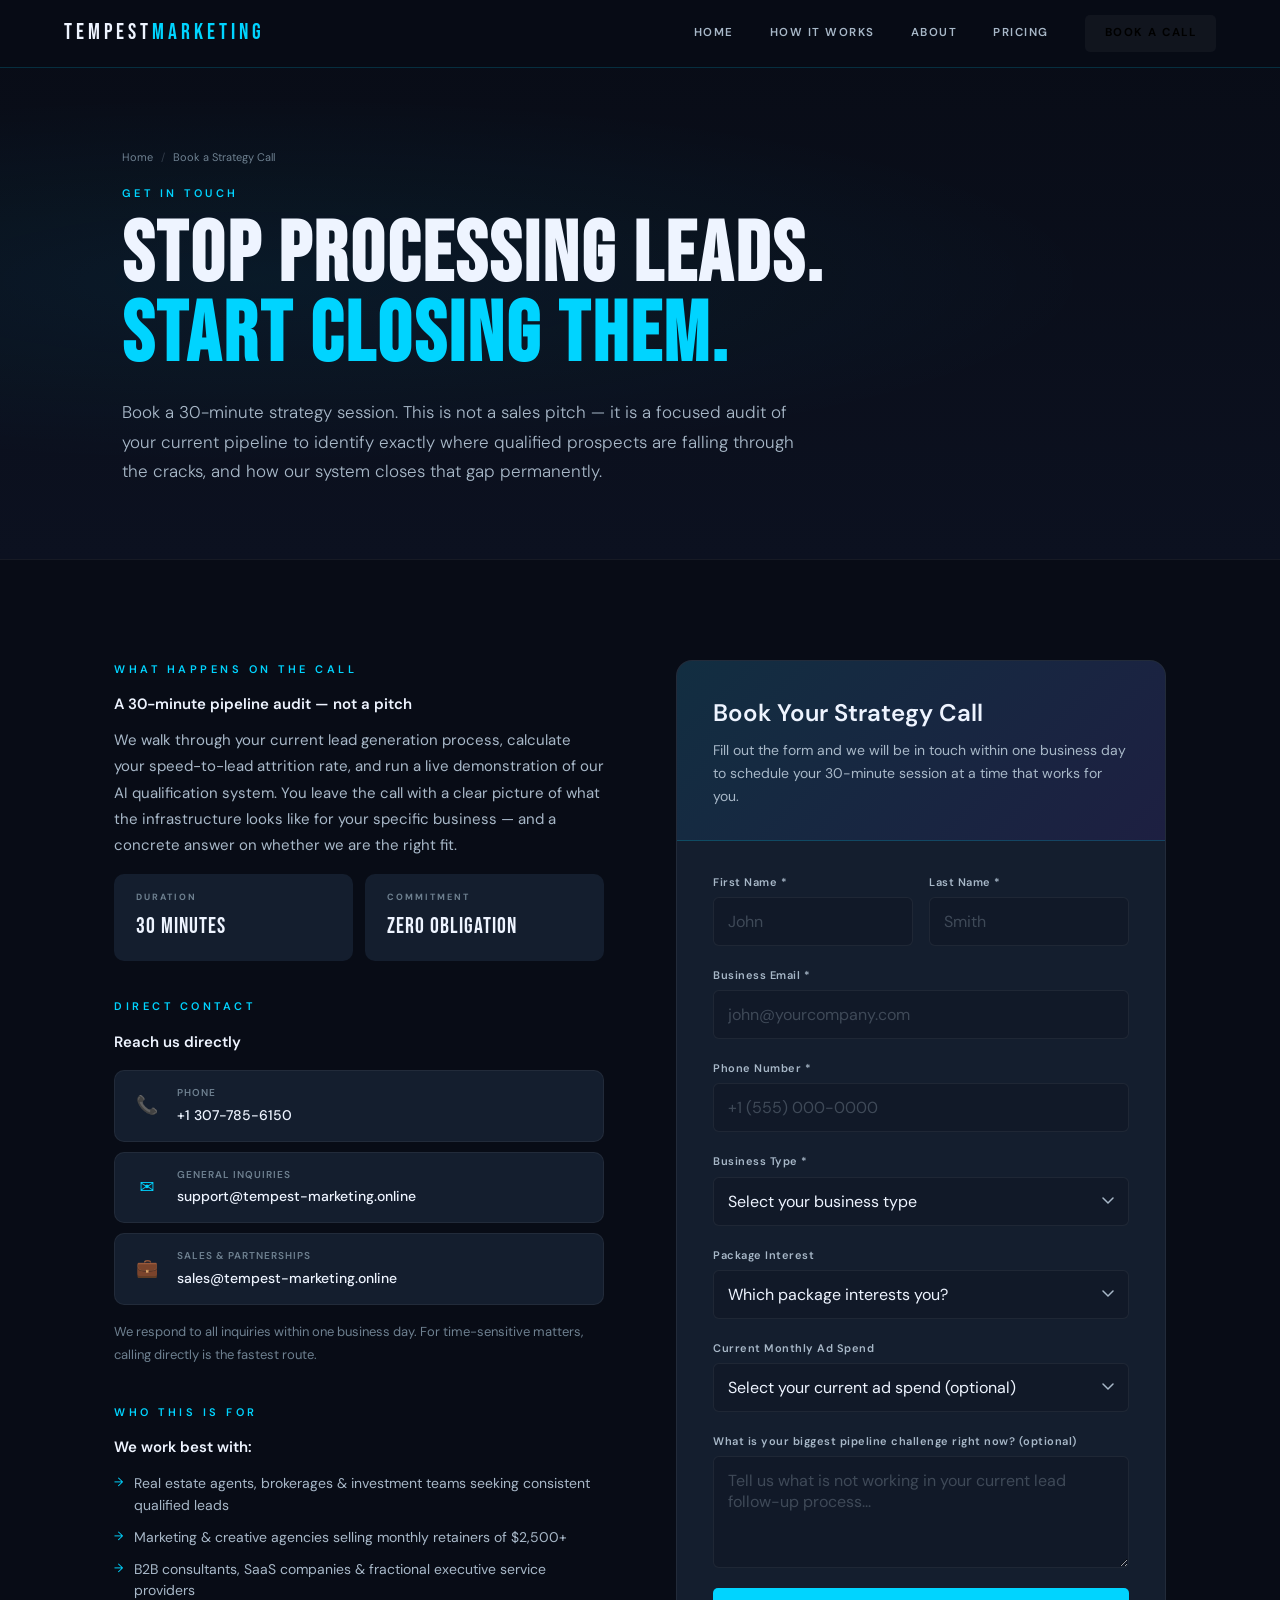
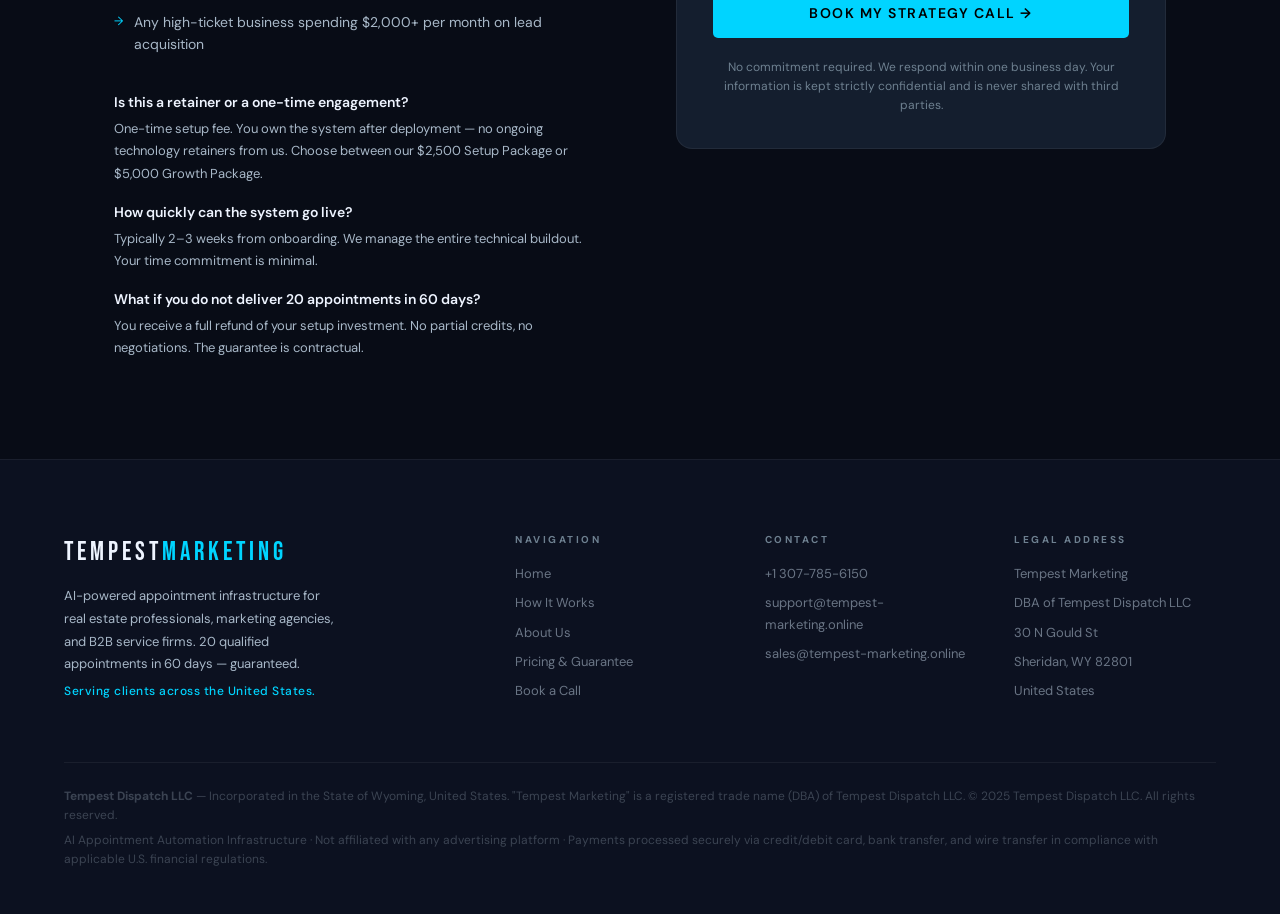
<file: contact/index.html>
<!DOCTYPE html>
<html lang="en">
<head>
<meta charset="UTF-8">
<meta name="theme-color" content="#080C16">
<meta name="mobile-web-app-capable" content="yes">
<meta name="apple-mobile-web-app-capable" content="yes">
<meta name="apple-mobile-web-app-status-bar-style" content="black-translucent">
<meta name="viewport" content="width=device-width,initial-scale=1,viewport-fit=cover">
<title>Book a Strategy Call — Tempest Marketing</title>
<meta name="description" content="Book a free 30-minute strategy call with Tempest Marketing. No commitment. We map out exactly how the AI appointment system works for your specific business.">
<link rel="stylesheet" href="/style.css">
</head>
<body>

<nav class="nav" id="nav">
  <a href="/" class="nav-logo">TEMPEST<span>MARKETING</span></a>
  <div class="nav-links" id="nl">
    <a href="/">Home</a>
    <a href="/infrastructure/">How It Works</a>
    <a href="/about/">About</a>
    <a href="/pricing/">Pricing</a>
    <a href="/contact/" class="nav-btn active">Book a Call</a>
  </div>
  <button class="hamburger" id="hb" aria-label="Menu" aria-expanded="false">
    <span></span><span></span><span></span>
  </button>
</nav>

<section class="page-hero">
  <div class="container">
    <div class="breadcrumb"><a href="/">Home</a><span class="breadcrumb-sep">/</span><span>Book a Strategy Call</span></div>
    <div class="eyebrow">Get in Touch</div>
    <h1 class="page-h1">Stop Processing Leads.<br><span class="e">Start Closing Them.</span></h1>
    <p class="page-sub">Book a 30-minute strategy session. This is not a sales pitch — it is a focused audit of your current pipeline to identify exactly where qualified prospects are falling through the cracks, and how our system closes that gap permanently.</p>
  </div>
</section>

<section class="section">
  <div class="container">
    <div class="contact-layout">

      <!-- LEFT: INFO -->
      <div class="contact-aside">

        <div class="c-block sr">
          <div class="eyebrow">What Happens on the Call</div>
          <div class="c-block-title">A 30-minute pipeline audit — not a pitch</div>
          <p>We walk through your current lead generation process, calculate your speed-to-lead attrition rate, and run a live demonstration of our AI qualification system. You leave the call with a clear picture of what the infrastructure looks like for your specific business — and a concrete answer on whether we are the right fit.</p>
          <div class="demo-meta">
            <div class="demo-meta-item"><div class="dmi-label">Duration</div><div class="dmi-val">30 Minutes</div></div>
            <div class="demo-meta-item"><div class="dmi-label">Commitment</div><div class="dmi-val">Zero Obligation</div></div>
          </div>
        </div>

        <div class="c-block sr sr-d1">
          <div class="eyebrow">Direct Contact</div>
          <div class="c-block-title">Reach us directly</div>
          <div class="direct-contacts">
            <a href="tel:+13077856150" class="direct-contact-item">
              <div class="dc-icon">📞</div>
              <div><div class="dc-label">Phone</div><div class="dc-val">+1 307-785-6150</div></div>
            </a>
            <a href="mailto:support@tempest-marketing.online" class="direct-contact-item">
              <div class="dc-icon">✉️</div>
              <div><div class="dc-label">General Inquiries</div><div class="dc-val">support@tempest-marketing.online</div></div>
            </a>
            <a href="mailto:sales@tempest-marketing.online" class="direct-contact-item">
              <div class="dc-icon">💼</div>
              <div><div class="dc-label">Sales &amp; Partnerships</div><div class="dc-val">sales@tempest-marketing.online</div></div>
            </a>
          </div>
          <p style="margin-top:16px;font-size:13px;color:var(--silver2)">We respond to all inquiries within one business day. For time-sensitive matters, calling directly is the fastest route.</p>
        </div>

        <div class="c-block sr sr-d2">
          <div class="eyebrow">Who This Is For</div>
          <div class="c-block-title">We work best with:</div>
          <ul class="contact-list">
            <li>Real estate agents, brokerages &amp; investment teams seeking consistent qualified leads</li>
            <li>Marketing &amp; creative agencies selling monthly retainers of $2,500+</li>
            <li>B2B consultants, SaaS companies &amp; fractional executive service providers</li>
            <li>Any high-ticket business spending $2,000+ per month on lead acquisition</li>
          </ul>
        </div>

        <div class="c-mini-faqs sr sr-d3">
          <div>
            <div class="cmf-q">Is this a retainer or a one-time engagement?</div>
            <div class="cmf-a">One-time setup fee. You own the system after deployment — no ongoing technology retainers from us. Choose between our $2,500 Setup Package or $5,000 Growth Package.</div>
          </div>
          <div>
            <div class="cmf-q">How quickly can the system go live?</div>
            <div class="cmf-a">Typically 2–3 weeks from onboarding. We manage the entire technical buildout. Your time commitment is minimal.</div>
          </div>
          <div>
            <div class="cmf-q">What if you do not deliver 20 appointments in 60 days?</div>
            <div class="cmf-a">You receive a full refund of your setup investment. No partial credits, no negotiations. The guarantee is contractual.</div>
          </div>
        </div>

      </div>

      <!-- RIGHT: FORM -->
      <div class="sr sr-d1">
        <div class="form-card">
          <div class="form-head">
            <h2>Book Your Strategy Call</h2>
            <p>Fill out the form and we will be in touch within one business day to schedule your 30-minute session at a time that works for you.</p>
          </div>
          <form name="strategy-call-request" method="POST" data-netlify="true" netlify-honeypot="bot-field" action="/contact/thank-you/" class="demo-form">
            <input type="hidden" name="form-name" value="strategy-call-request">
            <p style="display:none"><label>Do not fill this out: <input name="bot-field"></label></p>
            <div class="form-row">
              <div class="form-group">
                <label for="first_name">First Name *</label>
                <input type="text" id="first_name" name="first_name" placeholder="John" required>
              </div>
              <div class="form-group">
                <label for="last_name">Last Name *</label>
                <input type="text" id="last_name" name="last_name" placeholder="Smith" required>
              </div>
            </div>
            <div class="form-group">
              <label for="email">Business Email *</label>
              <input type="email" id="email" name="email" placeholder="john@yourcompany.com" required>
            </div>
            <div class="form-group">
              <label for="phone">Phone Number *</label>
              <input type="tel" id="phone" name="phone" placeholder="+1 (555) 000-0000" required>
            </div>
            <div class="form-group">
              <label for="business_type">Business Type *</label>
              <select id="business_type" name="business_type" required>
                <option value="" disabled selected>Select your business type</option>
                <option value="real-estate-agent">Real Estate Agent / Broker</option>
                <option value="real-estate-brokerage">Real Estate Brokerage / Team</option>
                <option value="marketing-agency">Marketing / Creative Agency</option>
                <option value="b2b-consulting">B2B Consulting / Professional Services</option>
                <option value="saas">SaaS / Technology</option>
                <option value="other">Other High-Ticket Business</option>
              </select>
            </div>
            <div class="form-group">
              <label for="package_interest">Package Interest</label>
              <select id="package_interest" name="package_interest">
                <option value="" disabled selected>Which package interests you?</option>
                <option value="setup-2500">Setup Package — $2,500</option>
                <option value="growth-5000">Advanced / Growth Package — $5,000</option>
                <option value="unsure">Not sure yet — want to discuss</option>
              </select>
            </div>
            <div class="form-group">
              <label for="monthly_adspend">Current Monthly Ad Spend</label>
              <select id="monthly_adspend" name="monthly_adspend">
                <option value="" disabled selected>Select your current ad spend (optional)</option>
                <option value="none">Not currently running ads</option>
                <option value="under-1k">Under $1,000/mo</option>
                <option value="1k-3k">$1,000 – $3,000/mo</option>
                <option value="3k-5k">$3,000 – $5,000/mo</option>
                <option value="5k-plus">$5,000+/mo</option>
              </select>
            </div>
            <div class="form-group">
              <label for="message">What is your biggest pipeline challenge right now? (optional)</label>
              <textarea id="message" name="message" rows="4" placeholder="Tell us what is not working in your current lead follow-up process..."></textarea>
            </div>
            <button type="submit" class="btn btn-primary btn-lg btn-full form-submit">Book My Strategy Call →</button>
            <p class="form-disclaimer">No commitment required. We respond within one business day. Your information is kept strictly confidential and is never shared with third parties.</p>
          </form>
        </div>
      </div>

    </div>
  </div>
</section>

<footer class="footer">
  <div class="footer-grid">
    <div class="footer-brand">
      <div class="footer-logo">TEMPEST<span>MARKETING</span></div>
      <p class="footer-tagline">AI-powered appointment infrastructure for real estate professionals, marketing agencies, and B2B service firms. 20 qualified appointments in 60 days — guaranteed.</p>
      <p class="footer-credline">Serving clients across the United States.</p>
    </div>
    <div class="footer-col">
      <div class="footer-col-title">Navigation</div>
      <a href="/">Home</a><a href="/infrastructure/">How It Works</a><a href="/about/">About Us</a><a href="/pricing/">Pricing &amp; Guarantee</a><a href="/contact/">Book a Call</a>
    </div>
    <div class="footer-col">
      <div class="footer-col-title">Contact</div>
      <a href="tel:+13077856150">+1 307-785-6150</a>
      <a href="mailto:support@tempest-marketing.online">support@tempest-marketing.online</a>
      <a href="mailto:sales@tempest-marketing.online">sales@tempest-marketing.online</a>
    </div>
    <div class="footer-col">
      <div class="footer-col-title">Legal Address</div>
      <span>Tempest Marketing</span><span>DBA of Tempest Dispatch LLC</span>
      <span>30 N Gould St</span><span>Sheridan, WY 82801</span><span>United States</span>
    </div>
  </div>
  <div class="footer-bottom">
    <p><strong>Tempest Dispatch LLC</strong> — Incorporated in the State of Wyoming, United States. "Tempest Marketing" is a registered trade name (DBA) of Tempest Dispatch LLC. © 2025 Tempest Dispatch LLC. All rights reserved.</p>
    <p>AI Appointment Automation Infrastructure · Not affiliated with any advertising platform · Payments processed securely via credit/debit card, bank transfer, and wire transfer in compliance with applicable U.S. financial regulations.</p>
  </div>
</footer>
<script src="/app.js"></script>
</body>
</html>
</file>
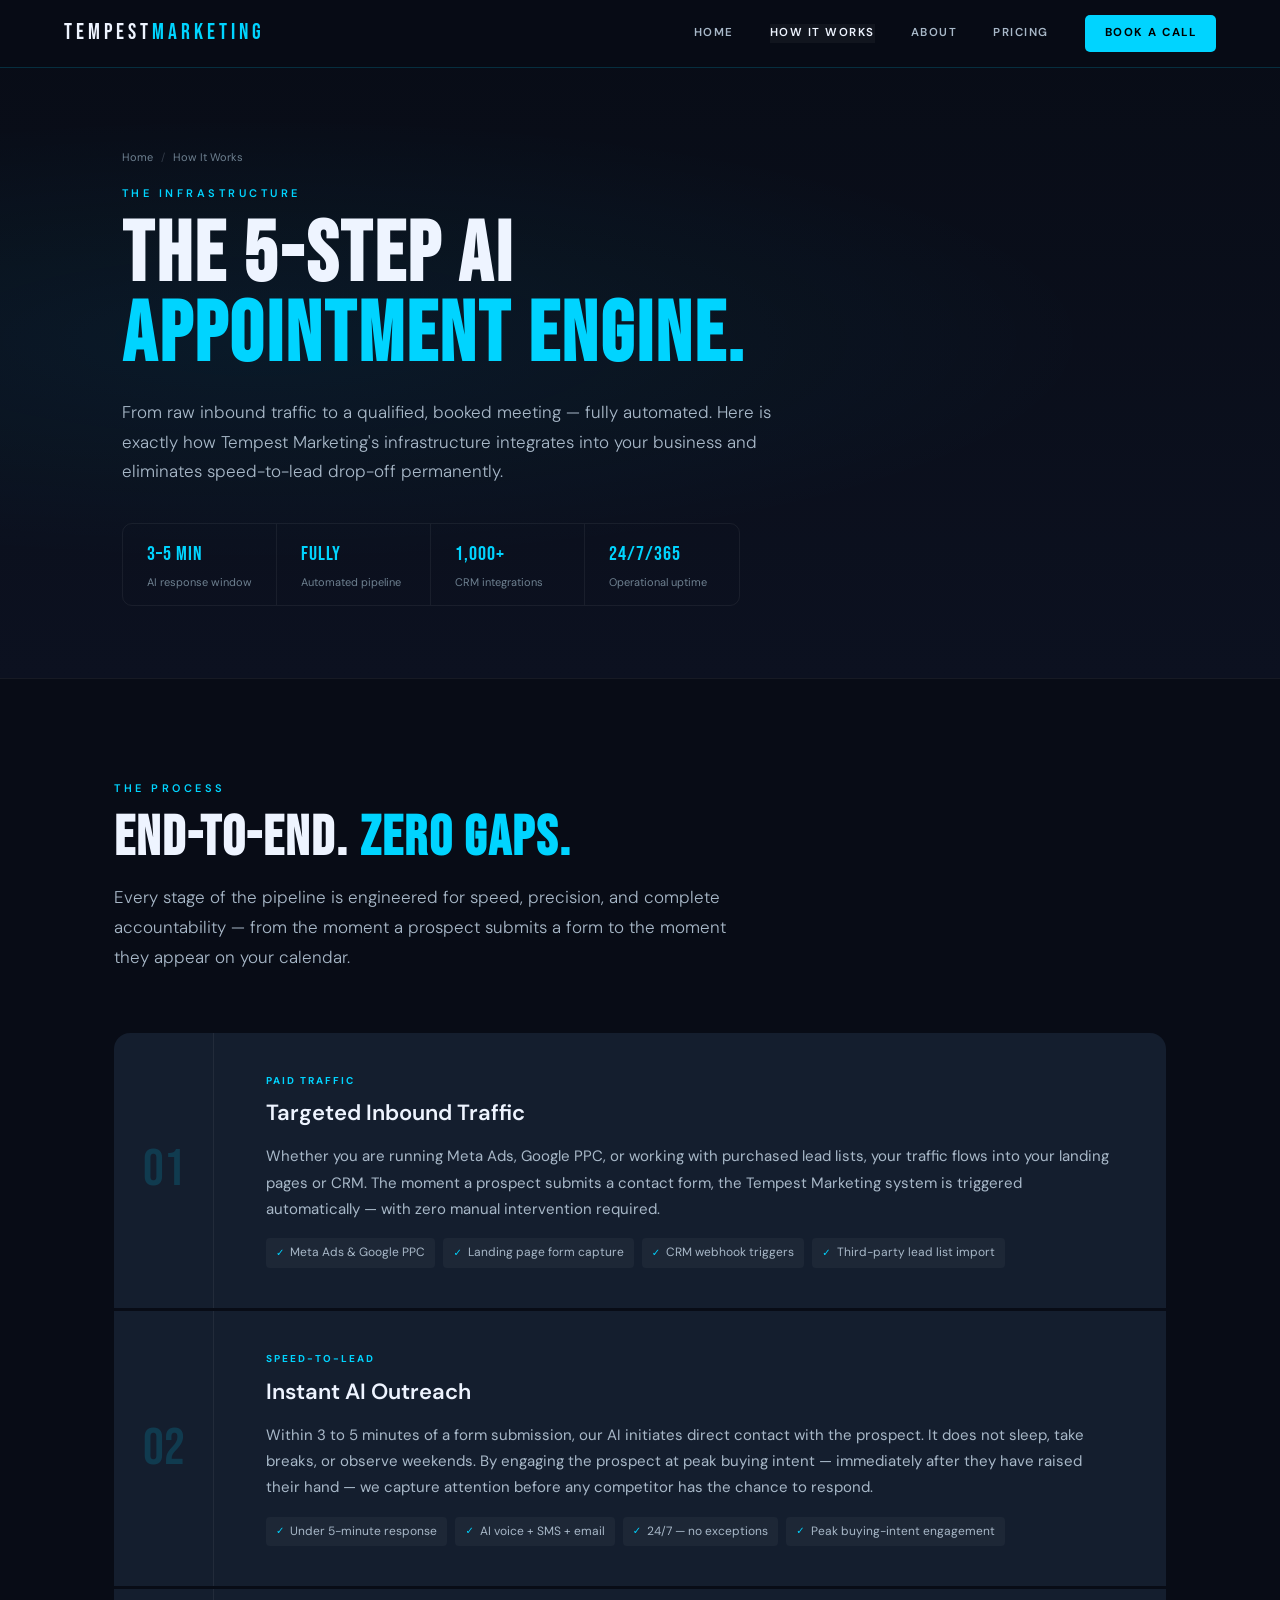
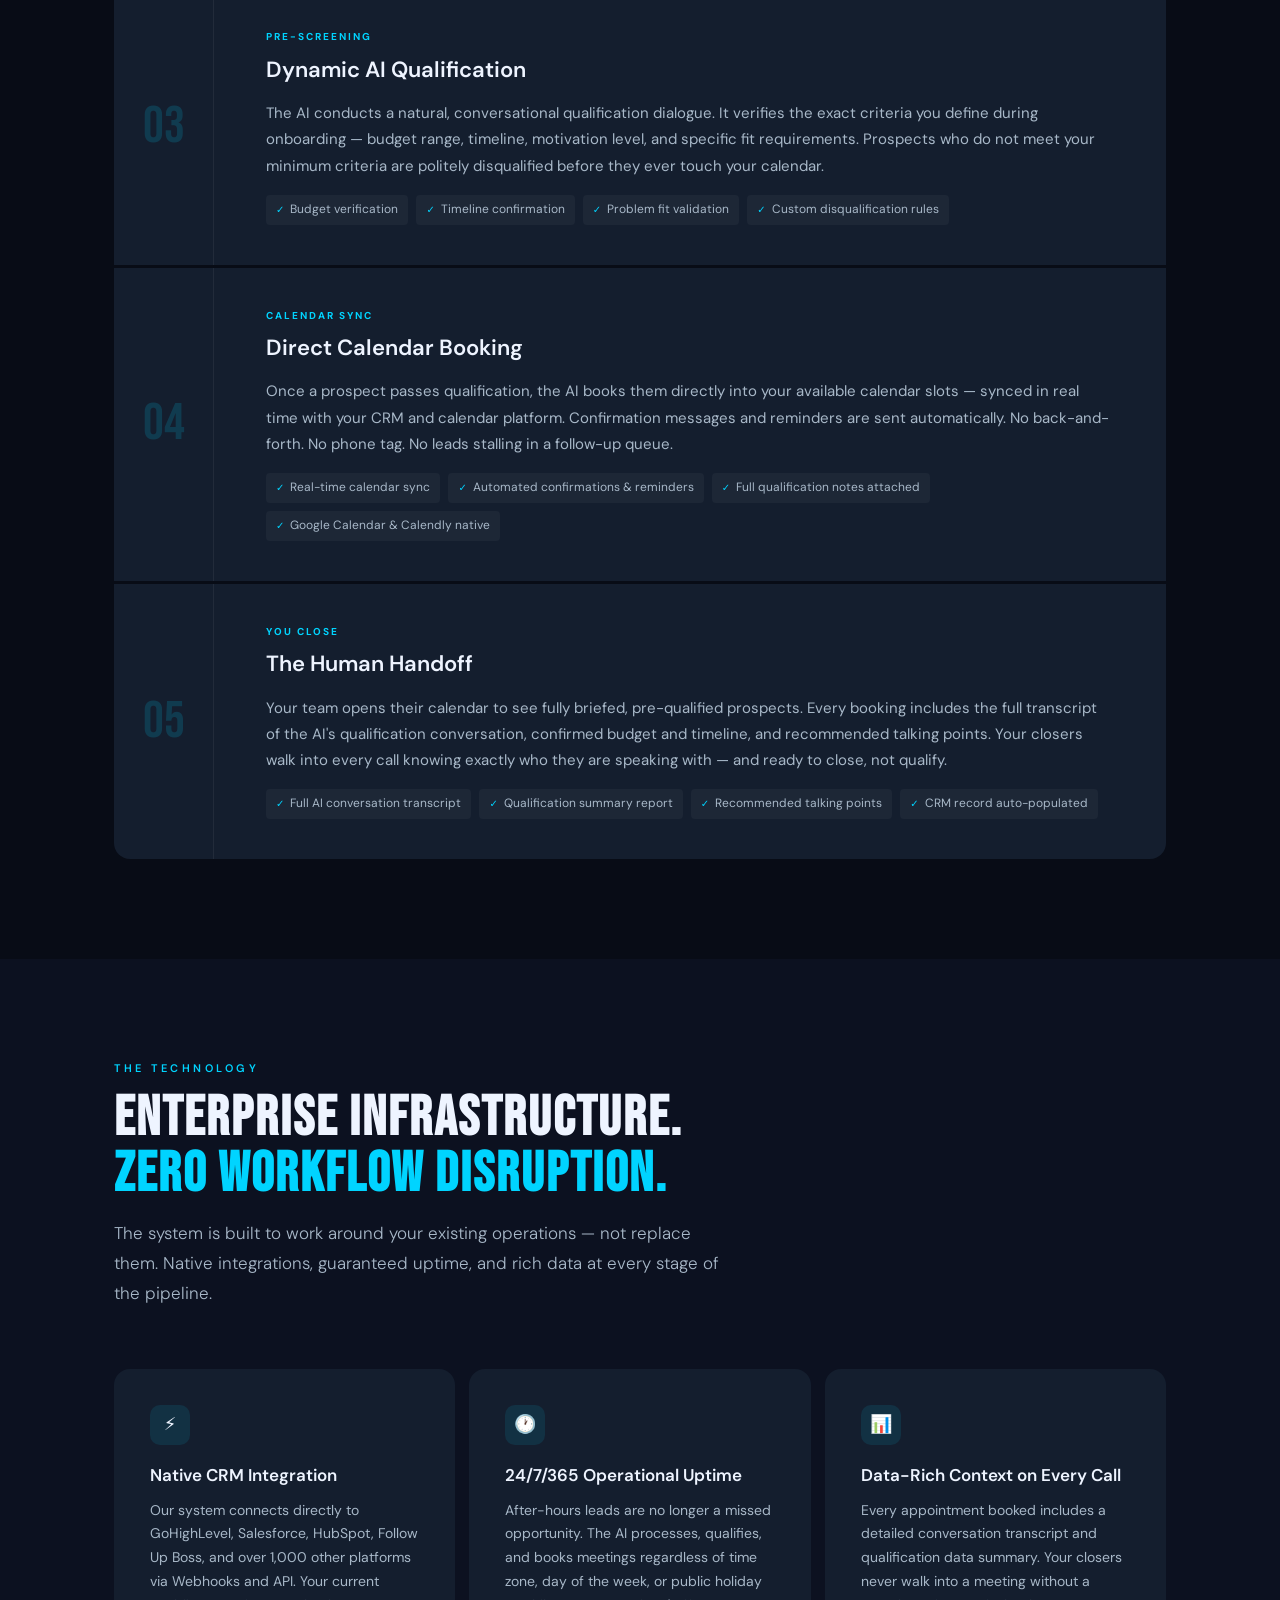
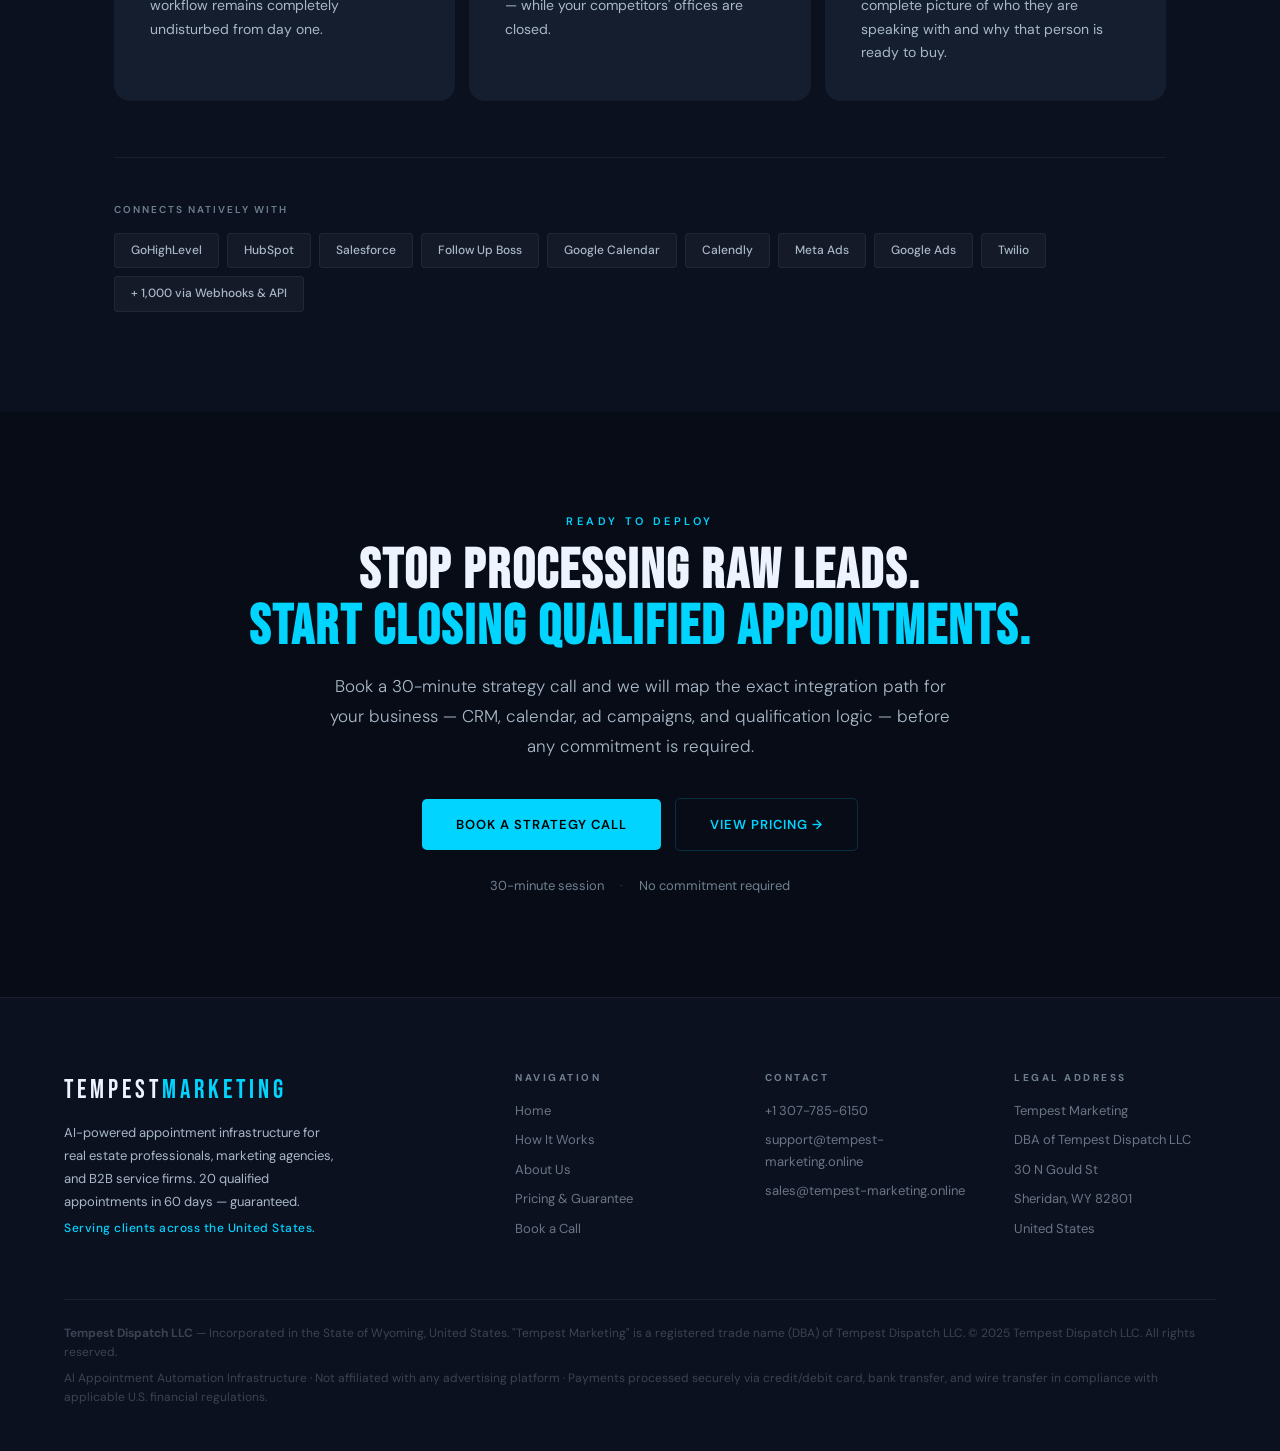
<file: infrastructure/index.html>
<!DOCTYPE html>
<html lang="en">
<head>
<meta charset="UTF-8">
<meta name="theme-color" content="#080C16">
<meta name="mobile-web-app-capable" content="yes">
<meta name="apple-mobile-web-app-capable" content="yes">
<meta name="apple-mobile-web-app-status-bar-style" content="black-translucent">
<meta name="viewport" content="width=device-width,initial-scale=1,viewport-fit=cover">
<title>How It Works — The 5-Step AI Appointment Engine | Tempest Marketing</title>
<meta name="description" content="The complete technical breakdown of how Tempest Marketing delivers 20 qualified appointments in 60 days. From raw traffic to a booked meeting — fully automated.">
<link rel="stylesheet" href="/style.css">
</head>
<body>

<nav class="nav" id="nav">
  <a href="/" class="nav-logo">TEMPEST<span>MARKETING</span></a>
  <div class="nav-links" id="nl">
    <a href="/">Home</a>
    <a href="/infrastructure/" class="active">How It Works</a>
    <a href="/about/">About</a>
    <a href="/pricing/">Pricing</a>
    <a href="/contact/" class="nav-btn">Book a Call</a>
  </div>
  <button class="hamburger" id="hb" aria-label="Menu" aria-expanded="false">
    <span></span><span></span><span></span>
  </button>
</nav>

<section class="page-hero">
  <div class="container">
    <div class="breadcrumb"><a href="/">Home</a><span class="breadcrumb-sep">/</span><span>How It Works</span></div>
    <div class="eyebrow">The Infrastructure</div>
    <h1 class="page-h1">The 5-Step AI<br><span class="e">Appointment Engine.</span></h1>
    <p class="page-sub">From raw inbound traffic to a qualified, booked meeting — fully automated. Here is exactly how Tempest Marketing's infrastructure integrates into your business and eliminates speed-to-lead drop-off permanently.</p>
    <div class="page-stats">
      <div class="page-stat"><span>3–5 min</span><p>AI response window</p></div>
      <div class="page-stat"><span>Fully</span><p>Automated pipeline</p></div>
      <div class="page-stat"><span>1,000+</span><p>CRM integrations</p></div>
      <div class="page-stat"><span>24/7/365</span><p>Operational uptime</p></div>
    </div>
  </div>
</section>

<section class="section">
  <div class="container">
    <div class="section-header sr">
      <div class="eyebrow">The Process</div>
      <h2 class="h2">End-to-End. <span class="e">Zero Gaps.</span></h2>
      <p class="lead">Every stage of the pipeline is engineered for speed, precision, and complete accountability — from the moment a prospect submits a form to the moment they appear on your calendar.</p>
    </div>
    <div class="infra-list">

      <div class="infra-item sr">
        <div class="infra-num"><span>01</span></div>
        <div class="infra-body">
          <div class="infra-tag">Paid Traffic</div>
          <h3 class="infra-title">Targeted Inbound Traffic</h3>
          <p>Whether you are running Meta Ads, Google PPC, or working with purchased lead lists, your traffic flows into your landing pages or CRM. The moment a prospect submits a contact form, the Tempest Marketing system is triggered automatically — with zero manual intervention required.</p>
          <div class="infra-checks">
            <span class="check-item"><span class="check-mark">✓</span> Meta Ads &amp; Google PPC</span>
            <span class="check-item"><span class="check-mark">✓</span> Landing page form capture</span>
            <span class="check-item"><span class="check-mark">✓</span> CRM webhook triggers</span>
            <span class="check-item"><span class="check-mark">✓</span> Third-party lead list import</span>
          </div>
        </div>
      </div>

      <div class="infra-item sr sr-d1">
        <div class="infra-num"><span>02</span></div>
        <div class="infra-body">
          <div class="infra-tag">Speed-to-Lead</div>
          <h3 class="infra-title">Instant AI Outreach</h3>
          <p>Within 3 to 5 minutes of a form submission, our AI initiates direct contact with the prospect. It does not sleep, take breaks, or observe weekends. By engaging the prospect at peak buying intent — immediately after they have raised their hand — we capture attention before any competitor has the chance to respond.</p>
          <div class="infra-checks">
            <span class="check-item"><span class="check-mark">✓</span> Under 5-minute response</span>
            <span class="check-item"><span class="check-mark">✓</span> AI voice + SMS + email</span>
            <span class="check-item"><span class="check-mark">✓</span> 24/7 — no exceptions</span>
            <span class="check-item"><span class="check-mark">✓</span> Peak buying-intent engagement</span>
          </div>
        </div>
      </div>

      <div class="infra-item sr sr-d2">
        <div class="infra-num"><span>03</span></div>
        <div class="infra-body">
          <div class="infra-tag">Pre-Screening</div>
          <h3 class="infra-title">Dynamic AI Qualification</h3>
          <p>The AI conducts a natural, conversational qualification dialogue. It verifies the exact criteria you define during onboarding — budget range, timeline, motivation level, and specific fit requirements. Prospects who do not meet your minimum criteria are politely disqualified before they ever touch your calendar.</p>
          <div class="infra-checks">
            <span class="check-item"><span class="check-mark">✓</span> Budget verification</span>
            <span class="check-item"><span class="check-mark">✓</span> Timeline confirmation</span>
            <span class="check-item"><span class="check-mark">✓</span> Problem fit validation</span>
            <span class="check-item"><span class="check-mark">✓</span> Custom disqualification rules</span>
          </div>
        </div>
      </div>

      <div class="infra-item sr sr-d3">
        <div class="infra-num"><span>04</span></div>
        <div class="infra-body">
          <div class="infra-tag">Calendar Sync</div>
          <h3 class="infra-title">Direct Calendar Booking</h3>
          <p>Once a prospect passes qualification, the AI books them directly into your available calendar slots — synced in real time with your CRM and calendar platform. Confirmation messages and reminders are sent automatically. No back-and-forth. No phone tag. No leads stalling in a follow-up queue.</p>
          <div class="infra-checks">
            <span class="check-item"><span class="check-mark">✓</span> Real-time calendar sync</span>
            <span class="check-item"><span class="check-mark">✓</span> Automated confirmations &amp; reminders</span>
            <span class="check-item"><span class="check-mark">✓</span> Full qualification notes attached</span>
            <span class="check-item"><span class="check-mark">✓</span> Google Calendar &amp; Calendly native</span>
          </div>
        </div>
      </div>

      <div class="infra-item sr sr-d4">
        <div class="infra-num"><span>05</span></div>
        <div class="infra-body">
          <div class="infra-tag">You Close</div>
          <h3 class="infra-title">The Human Handoff</h3>
          <p>Your team opens their calendar to see fully briefed, pre-qualified prospects. Every booking includes the full transcript of the AI's qualification conversation, confirmed budget and timeline, and recommended talking points. Your closers walk into every call knowing exactly who they are speaking with — and ready to close, not qualify.</p>
          <div class="infra-checks">
            <span class="check-item"><span class="check-mark">✓</span> Full AI conversation transcript</span>
            <span class="check-item"><span class="check-mark">✓</span> Qualification summary report</span>
            <span class="check-item"><span class="check-mark">✓</span> Recommended talking points</span>
            <span class="check-item"><span class="check-mark">✓</span> CRM record auto-populated</span>
          </div>
        </div>
      </div>

    </div>
  </div>
</section>

<section class="section section-alt">
  <div class="container">
    <div class="section-header sr">
      <div class="eyebrow">The Technology</div>
      <h2 class="h2">Enterprise Infrastructure.<br><span class="e">Zero Workflow Disruption.</span></h2>
      <p class="lead">The system is built to work around your existing operations — not replace them. Native integrations, guaranteed uptime, and rich data at every stage of the pipeline.</p>
    </div>
    <div class="tech-grid">
      <div class="tech-card sr">
        <div class="tech-icon">⚡</div>
        <h3 class="tech-title">Native CRM Integration</h3>
        <p class="tech-body">Our system connects directly to GoHighLevel, Salesforce, HubSpot, Follow Up Boss, and over 1,000 other platforms via Webhooks and API. Your current workflow remains completely undisturbed from day one.</p>
      </div>
      <div class="tech-card sr sr-d1">
        <div class="tech-icon">🕐</div>
        <h3 class="tech-title">24/7/365 Operational Uptime</h3>
        <p class="tech-body">After-hours leads are no longer a missed opportunity. The AI processes, qualifies, and books meetings regardless of time zone, day of the week, or public holiday — while your competitors' offices are closed.</p>
      </div>
      <div class="tech-card sr sr-d2">
        <div class="tech-icon">📊</div>
        <h3 class="tech-title">Data-Rich Context on Every Call</h3>
        <p class="tech-body">Every appointment booked includes a detailed conversation transcript and qualification data summary. Your closers never walk into a meeting without a complete picture of who they are speaking with and why that person is ready to buy.</p>
      </div>
    </div>
    <div class="integrations sr">
      <div class="integrations-label">Connects natively with</div>
      <div class="integrations-badges">
        <span class="badge">GoHighLevel</span>
        <span class="badge">HubSpot</span>
        <span class="badge">Salesforce</span>
        <span class="badge">Follow Up Boss</span>
        <span class="badge">Google Calendar</span>
        <span class="badge">Calendly</span>
        <span class="badge">Meta Ads</span>
        <span class="badge">Google Ads</span>
        <span class="badge">Twilio</span>
        <span class="badge">+ 1,000 via Webhooks &amp; API</span>
      </div>
    </div>
  </div>
</section>

<section class="section">
  <div class="container">
    <div class="cta-block sr">
      <div class="eyebrow">Ready to Deploy</div>
      <h2 class="h2">Stop Processing Raw Leads.<br><span class="e">Start Closing Qualified Appointments.</span></h2>
      <p class="lead" style="margin:0 auto 36px">Book a 30-minute strategy call and we will map the exact integration path for your business — CRM, calendar, ad campaigns, and qualification logic — before any commitment is required.</p>
      <div class="cta-btns">
        <a href="/contact/" class="btn btn-primary btn-lg">Book a Strategy Call</a>
        <a href="/pricing/" class="btn btn-outline btn-lg">View Pricing →</a>
      </div>
      <div class="cta-dots">
        <span>30-minute session</span><span class="cta-dot-sep">·</span><span>No commitment required</span>
      </div>
    </div>
  </div>
</section>

<footer class="footer">
  <div class="footer-grid">
    <div class="footer-brand">
      <div class="footer-logo">TEMPEST<span>MARKETING</span></div>
      <p class="footer-tagline">AI-powered appointment infrastructure for real estate professionals, marketing agencies, and B2B service firms. 20 qualified appointments in 60 days — guaranteed.</p>
      <p class="footer-credline">Serving clients across the United States.</p>
    </div>
    <div class="footer-col">
      <div class="footer-col-title">Navigation</div>
      <a href="/">Home</a><a href="/infrastructure/">How It Works</a><a href="/about/">About Us</a><a href="/pricing/">Pricing &amp; Guarantee</a><a href="/contact/">Book a Call</a>
    </div>
    <div class="footer-col">
      <div class="footer-col-title">Contact</div>
      <a href="tel:+13077856150">+1 307-785-6150</a>
      <a href="mailto:support@tempest-marketing.online">support@tempest-marketing.online</a>
      <a href="mailto:sales@tempest-marketing.online">sales@tempest-marketing.online</a>
    </div>
    <div class="footer-col">
      <div class="footer-col-title">Legal Address</div>
      <span>Tempest Marketing</span><span>DBA of Tempest Dispatch LLC</span>
      <span>30 N Gould St</span><span>Sheridan, WY 82801</span><span>United States</span>
    </div>
  </div>
  <div class="footer-bottom">
    <p><strong>Tempest Dispatch LLC</strong> — Incorporated in the State of Wyoming, United States. "Tempest Marketing" is a registered trade name (DBA) of Tempest Dispatch LLC. © 2025 Tempest Dispatch LLC. All rights reserved.</p>
    <p>AI Appointment Automation Infrastructure · Not affiliated with any advertising platform · Payments processed securely via credit/debit card, bank transfer, and wire transfer in compliance with applicable U.S. financial regulations.</p>
  </div>
</footer>
<script src="/app.js"></script>
</body>
</html>
</file>
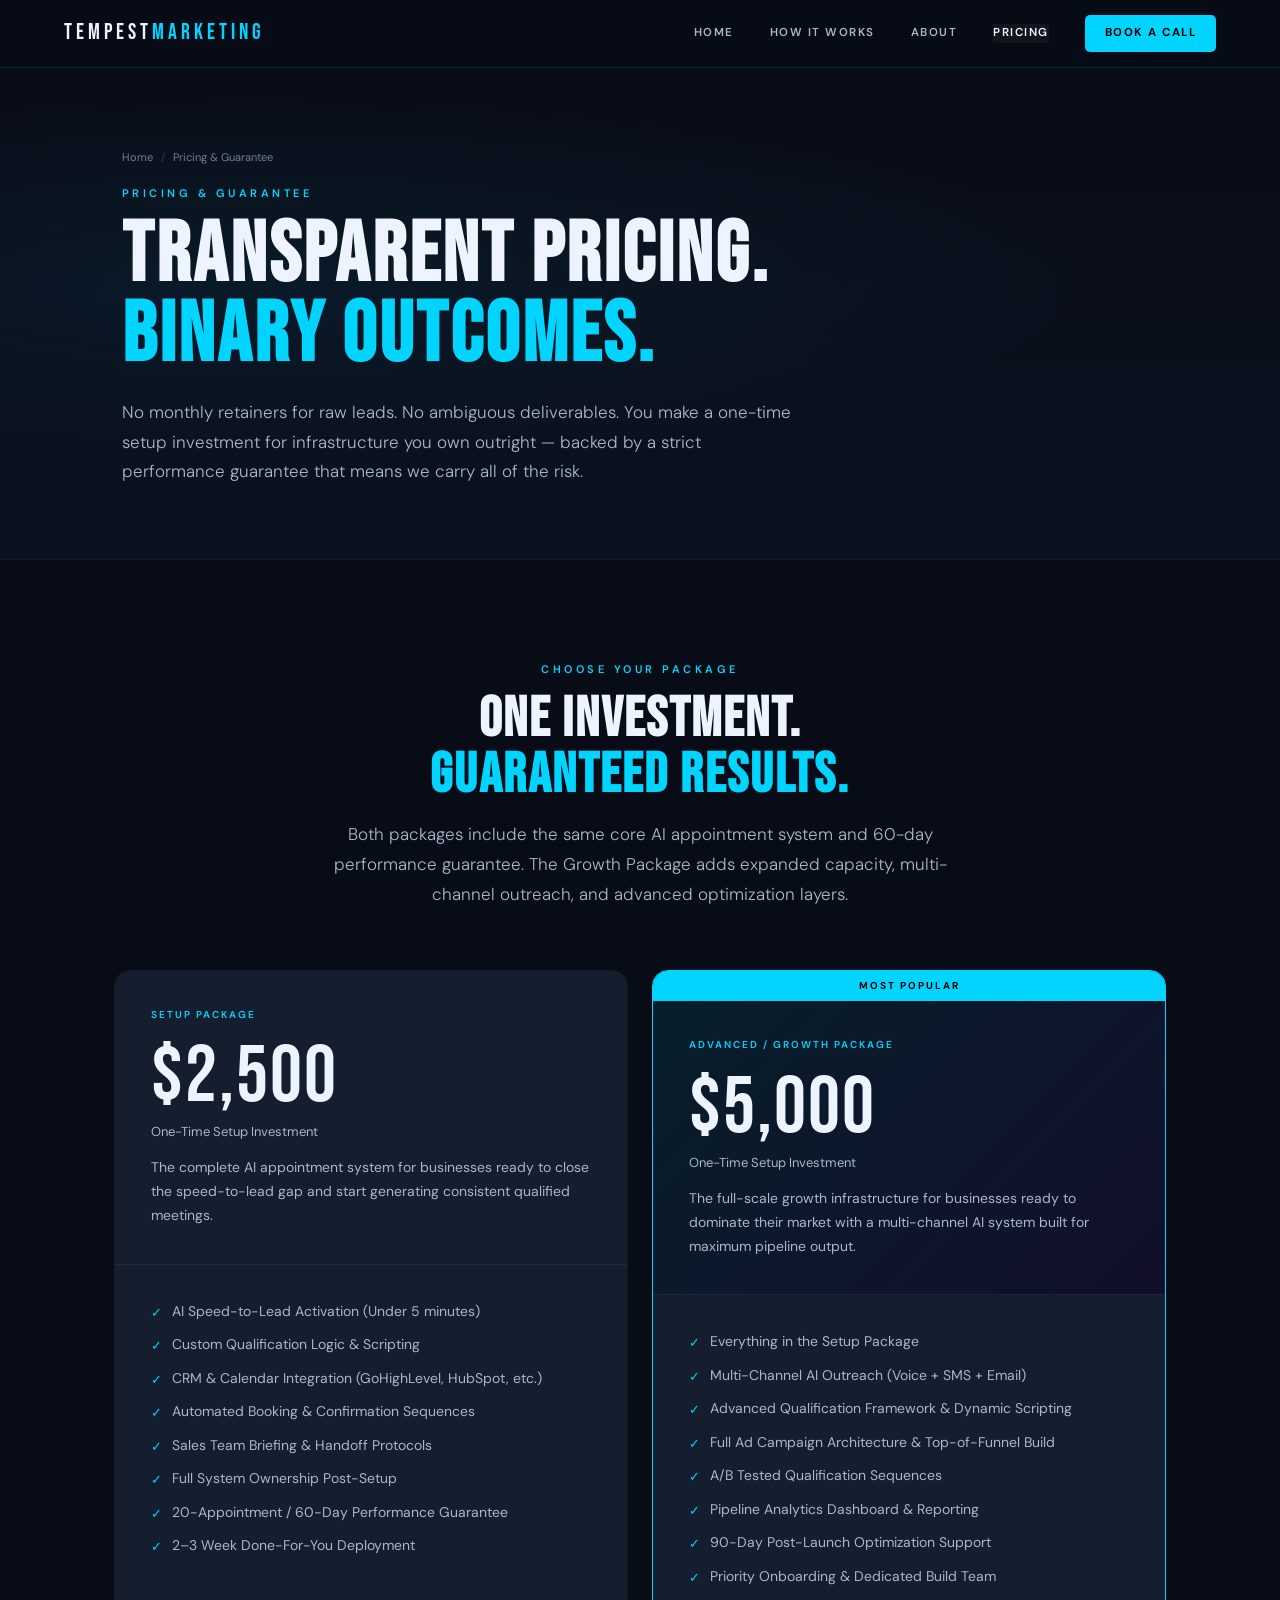
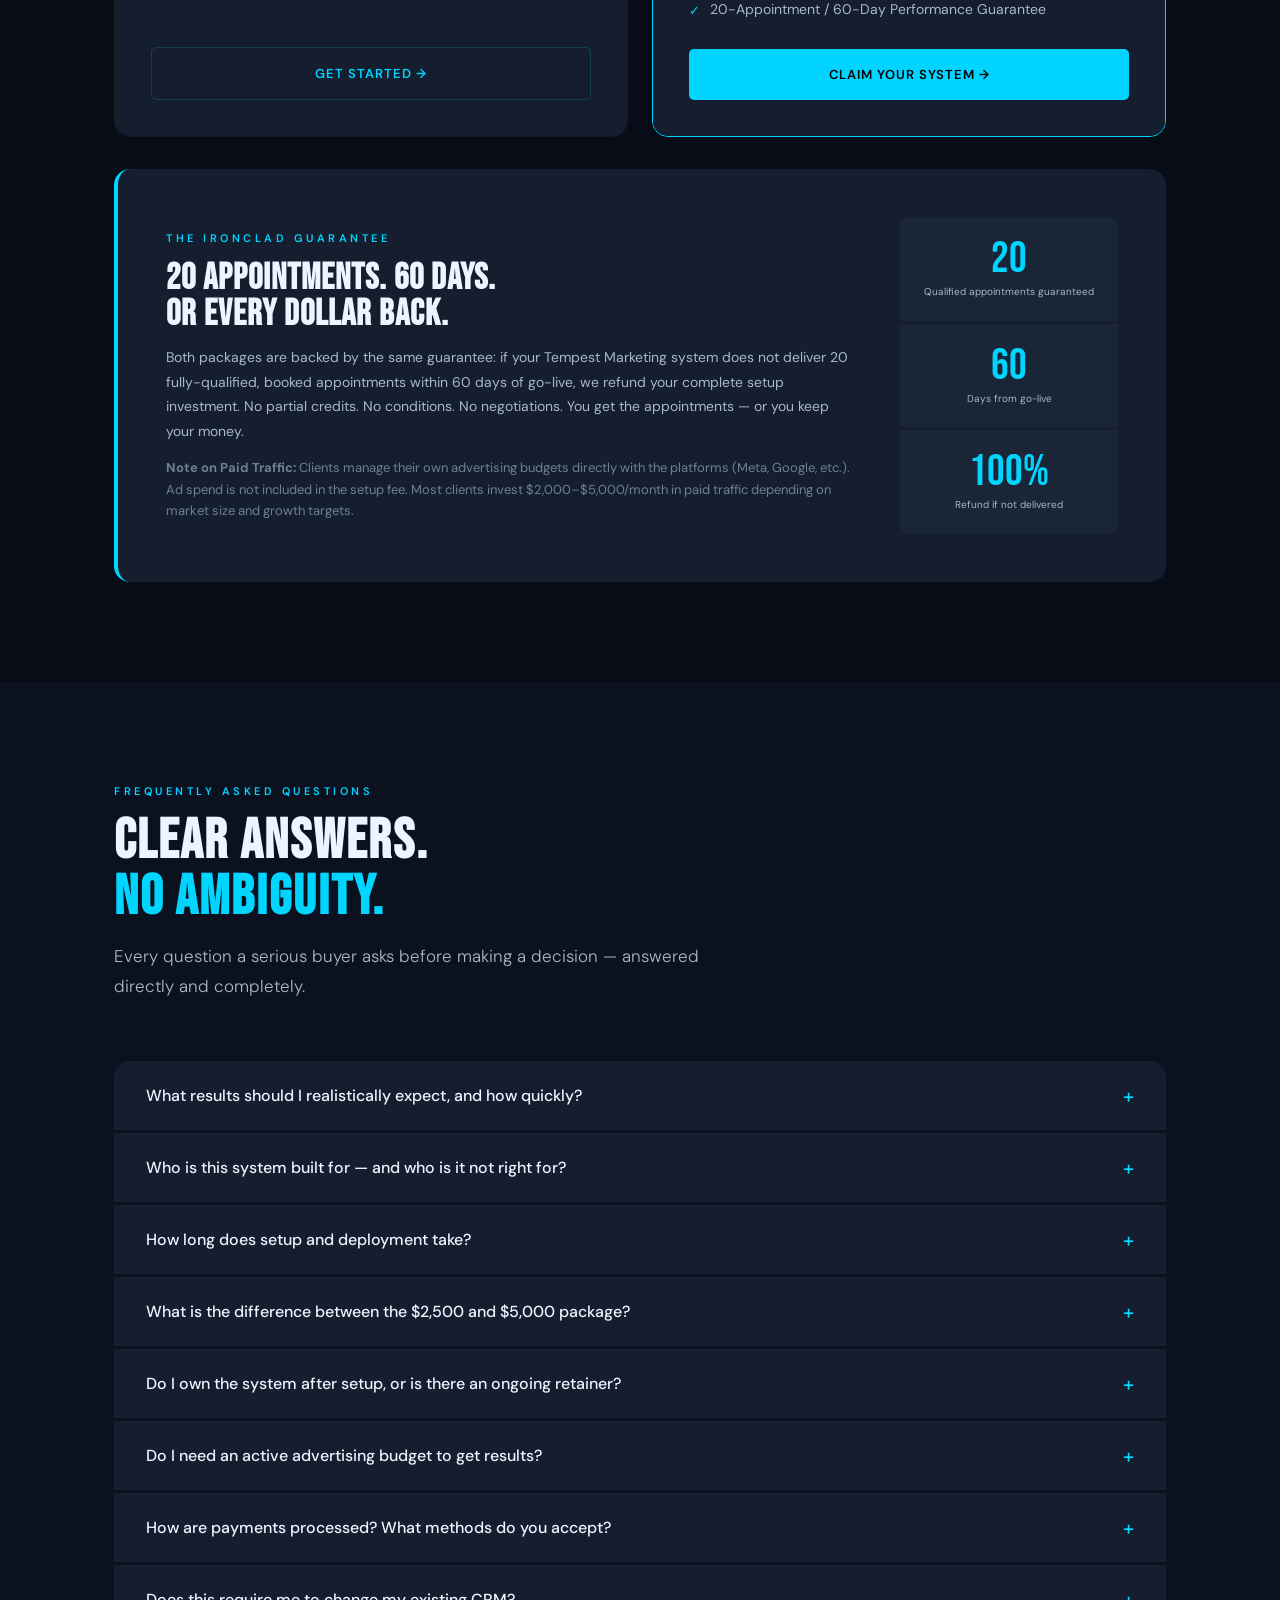
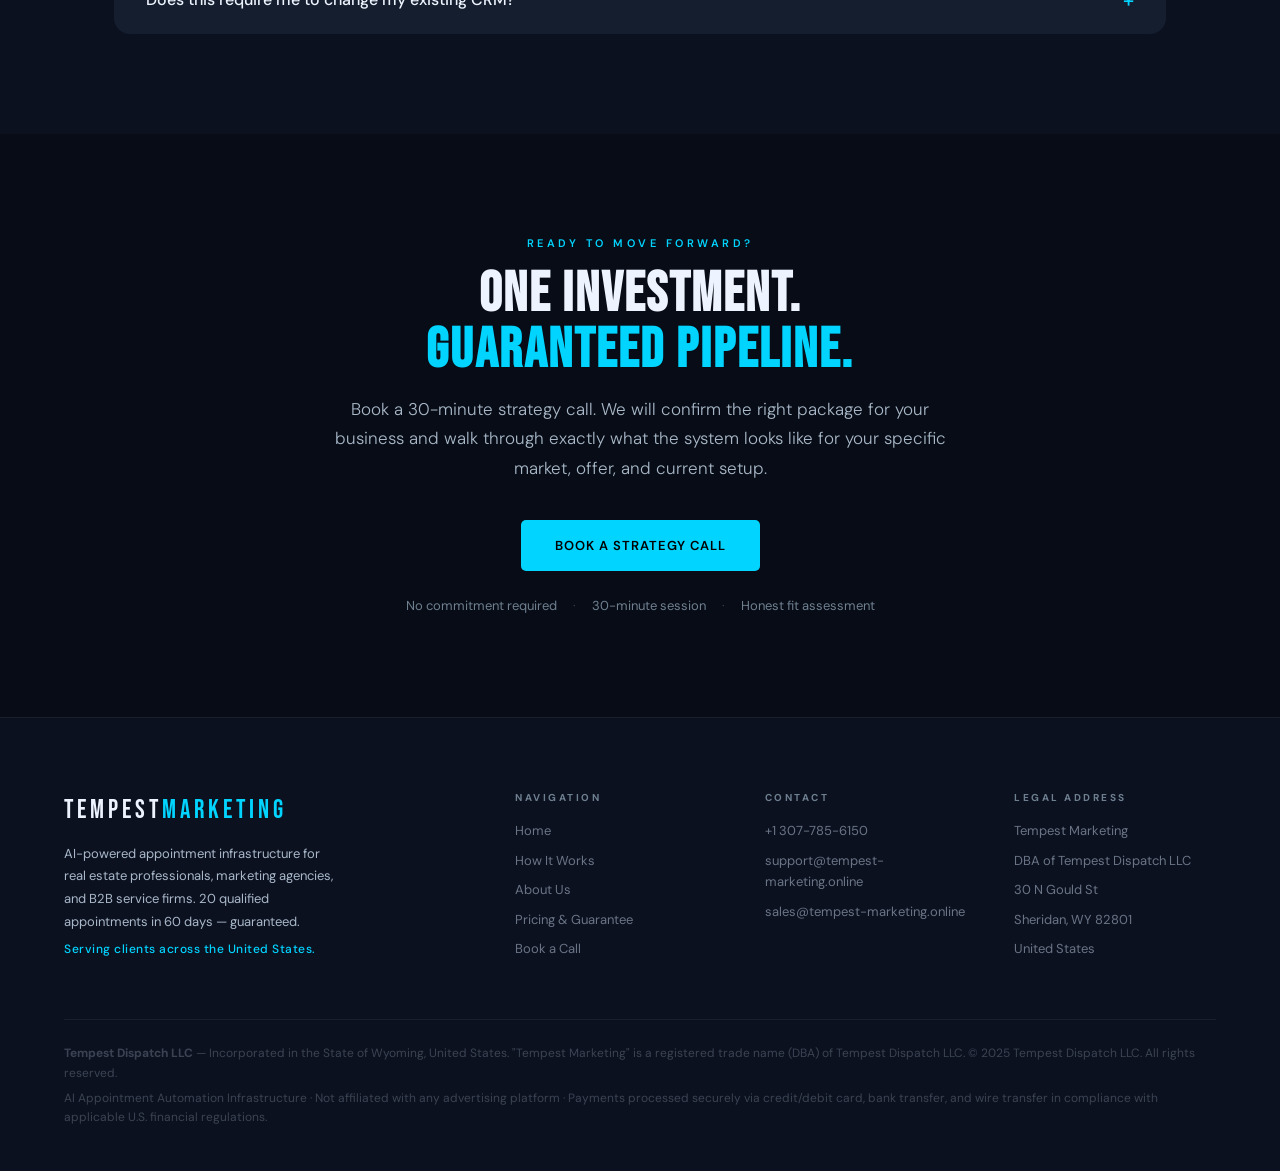
<file: pricing/index.html>
<!DOCTYPE html>
<html lang="en">
<head>
<meta charset="UTF-8">
<meta name="theme-color" content="#080C16">
<meta name="mobile-web-app-capable" content="yes">
<meta name="apple-mobile-web-app-capable" content="yes">
<meta name="apple-mobile-web-app-status-bar-style" content="black-translucent">
<meta name="viewport" content="width=device-width,initial-scale=1,viewport-fit=cover">
<title>Pricing & Guarantee — Transparent Pricing. Binary Outcomes. | Tempest Marketing</title>
<meta name="description" content="Two clear packages starting at $2,500. 20 qualified appointments in 60 days or a full refund. No monthly retainers. You own the entire system.">
<link rel="stylesheet" href="/style.css">
</head>
<body>

<nav class="nav" id="nav">
  <a href="/" class="nav-logo">TEMPEST<span>MARKETING</span></a>
  <div class="nav-links" id="nl">
    <a href="/">Home</a>
    <a href="/infrastructure/">How It Works</a>
    <a href="/about/">About</a>
    <a href="/pricing/" class="active">Pricing</a>
    <a href="/contact/" class="nav-btn">Book a Call</a>
  </div>
  <button class="hamburger" id="hb" aria-label="Menu" aria-expanded="false">
    <span></span><span></span><span></span>
  </button>
</nav>

<section class="page-hero">
  <div class="container">
    <div class="breadcrumb"><a href="/">Home</a><span class="breadcrumb-sep">/</span><span>Pricing &amp; Guarantee</span></div>
    <div class="eyebrow">Pricing &amp; Guarantee</div>
    <h1 class="page-h1">Transparent Pricing.<br><span class="e">Binary Outcomes.</span></h1>
    <p class="page-sub">No monthly retainers for raw leads. No ambiguous deliverables. You make a one-time setup investment for infrastructure you own outright — backed by a strict performance guarantee that means we carry all of the risk.</p>
  </div>
</section>

<!-- PRICING TIERS -->
<section class="section">
  <div class="container">
    <div class="section-header sr" style="text-align:center;max-width:100%">
      <div class="eyebrow">Choose Your Package</div>
      <h2 class="h2">One Investment.<br><span class="e">Guaranteed Results.</span></h2>
      <p class="lead" style="margin:0 auto">Both packages include the same core AI appointment system and 60-day performance guarantee. The Growth Package adds expanded capacity, multi-channel outreach, and advanced optimization layers.</p>
    </div>

    <div class="pricing-tiers sr">

      <!-- STARTER -->
      <div class="tier-card">
        <div class="tier-head">
          <div class="tier-badge">Setup Package</div>
          <div class="tier-price">$2,500</div>
          <div class="tier-freq">One-Time Setup Investment</div>
          <p class="tier-desc">The complete AI appointment system for businesses ready to close the speed-to-lead gap and start generating consistent qualified meetings.</p>
        </div>
        <div class="tier-body">
          <ul class="tier-features">
            <li><span class="feat-check">✓</span> AI Speed-to-Lead Activation (Under 5 minutes)</li>
            <li><span class="feat-check">✓</span> Custom Qualification Logic &amp; Scripting</li>
            <li><span class="feat-check">✓</span> CRM &amp; Calendar Integration (GoHighLevel, HubSpot, etc.)</li>
            <li><span class="feat-check">✓</span> Automated Booking &amp; Confirmation Sequences</li>
            <li><span class="feat-check">✓</span> Sales Team Briefing &amp; Handoff Protocols</li>
            <li><span class="feat-check">✓</span> Full System Ownership Post-Setup</li>
            <li><span class="feat-check">✓</span> 20-Appointment / 60-Day Performance Guarantee</li>
            <li><span class="feat-check">✓</span> 2–3 Week Done-For-You Deployment</li>
          </ul>
          <a href="/contact/" class="btn btn-outline btn-lg btn-full">Get Started →</a>
        </div>
      </div>

      <!-- GROWTH - FEATURED -->
      <div class="tier-card tier-featured">
        <div class="tier-popular">Most Popular</div>
        <div class="tier-head">
          <div class="tier-badge">Advanced / Growth Package</div>
          <div class="tier-price">$5,000</div>
          <div class="tier-freq">One-Time Setup Investment</div>
          <p class="tier-desc">The full-scale growth infrastructure for businesses ready to dominate their market with a multi-channel AI system built for maximum pipeline output.</p>
        </div>
        <div class="tier-body">
          <ul class="tier-features">
            <li><span class="feat-check">✓</span> Everything in the Setup Package</li>
            <li><span class="feat-check">✓</span> Multi-Channel AI Outreach (Voice + SMS + Email)</li>
            <li><span class="feat-check">✓</span> Advanced Qualification Framework &amp; Dynamic Scripting</li>
            <li><span class="feat-check">✓</span> Full Ad Campaign Architecture &amp; Top-of-Funnel Build</li>
            <li><span class="feat-check">✓</span> A/B Tested Qualification Sequences</li>
            <li><span class="feat-check">✓</span> Pipeline Analytics Dashboard &amp; Reporting</li>
            <li><span class="feat-check">✓</span> 90-Day Post-Launch Optimization Support</li>
            <li><span class="feat-check">✓</span> Priority Onboarding &amp; Dedicated Build Team</li>
            <li><span class="feat-check">✓</span> 20-Appointment / 60-Day Performance Guarantee</li>
          </ul>
          <a href="/contact/" class="btn btn-primary btn-lg btn-full">Claim Your System →</a>
        </div>
      </div>

    </div>

    <!-- GUARANTEE CALLOUT -->
    <div class="guarantee-callout sr">
      <div class="gc-left">
        <div class="eyebrow">The Ironclad Guarantee</div>
        <h3 class="gc-title">20 Appointments. 60 Days.<br>Or Every Dollar Back.</h3>
        <p class="gc-body">Both packages are backed by the same guarantee: if your Tempest Marketing system does not deliver 20 fully-qualified, booked appointments within 60 days of go-live, we refund your complete setup investment. No partial credits. No conditions. No negotiations. You get the appointments — or you keep your money.</p>
        <p class="gc-note"><strong>Note on Paid Traffic:</strong> Clients manage their own advertising budgets directly with the platforms (Meta, Google, etc.). Ad spend is not included in the setup fee. Most clients invest $2,000–$5,000/month in paid traffic depending on market size and growth targets.</p>
      </div>
      <div class="gc-stats">
        <div class="gc-stat"><div class="gc-n">20</div><div class="gc-l">Qualified appointments guaranteed</div></div>
        <div class="gc-stat"><div class="gc-n">60</div><div class="gc-l">Days from go-live</div></div>
        <div class="gc-stat"><div class="gc-n">100%</div><div class="gc-l">Refund if not delivered</div></div>
      </div>
    </div>

  </div>
</section>

<!-- FAQ -->
<section class="section section-alt">
  <div class="container">
    <div class="section-header sr">
      <div class="eyebrow">Frequently Asked Questions</div>
      <h2 class="h2">Clear Answers.<br><span class="e">No Ambiguity.</span></h2>
      <p class="lead">Every question a serious buyer asks before making a decision — answered directly and completely.</p>
    </div>
    <div class="faq-list">

      <div class="faq-item sr">
        <button class="faq-q">What results should I realistically expect, and how quickly?<span class="faq-icon">+</span></button>
        <div class="faq-a">You should expect 20 pre-qualified, booked appointments within 60 days of your system going live. That is not an estimate or an average — it is our contractual commitment. The system is typically live within 2–3 weeks of onboarding. From go-live, the 60-day clock starts. Every appointment is pre-screened against your exact qualification criteria: budget, timeline, and fit. You are not receiving leads — you are receiving confirmed calendar meetings with qualified prospects.</div>
      </div>

      <div class="faq-item sr sr-d1">
        <button class="faq-q">Who is this system built for — and who is it not right for?<span class="faq-icon">+</span></button>
        <div class="faq-a">Tempest Marketing works exclusively with high-ticket businesses where a single qualified appointment directly translates to meaningful revenue. Our three core verticals are real estate professionals (agents, brokerages, investors), marketing and creative agencies selling monthly retainers, and B2B consultants or service firms with ticket sizes of $3,000 or more per engagement. This system is not designed for e-commerce, low-ticket consumer products, or businesses without an active or planned inbound lead source. If you are not currently running ads or do not have an inbound channel, we can build that as part of the Advanced Package.</div>
      </div>

      <div class="faq-item sr sr-d2">
        <button class="faq-q">How long does setup and deployment take?<span class="faq-icon">+</span></button>
        <div class="faq-a">From the date you sign and complete onboarding, our team typically requires 2 to 3 weeks to build, test, and deploy the full AI system. This includes CRM integration, qualification scripting, calendar sync, and go-live testing. We manage the entire technical buildout. The time commitment on your end is minimal — primarily a 1-hour onboarding call to define your qualification criteria and review your existing CRM and calendar setup.</div>
      </div>

      <div class="faq-item sr">
        <button class="faq-q">What is the difference between the $2,500 and $5,000 package?<span class="faq-icon">+</span></button>
        <div class="faq-a">The Setup Package ($2,500) includes the complete core AI appointment system: speed-to-lead activation, qualification logic, CRM and calendar integration, and the 60-day guarantee. It is the right choice for businesses with an active inbound lead source who need to close the follow-up gap immediately. The Advanced / Growth Package ($5,000) adds multi-channel outreach (voice, SMS, and email), a full ad campaign build, advanced A/B tested qualification sequences, a pipeline analytics dashboard, and 90 days of post-launch optimization support. It is designed for businesses ready to scale their pipeline comprehensively. Both packages carry the same 20-appointment, 60-day guarantee.</div>
      </div>

      <div class="faq-item sr sr-d1">
        <button class="faq-q">Do I own the system after setup, or is there an ongoing retainer?<span class="faq-icon">+</span></button>
        <div class="faq-a">You own the system completely after deployment. Tempest Marketing does not charge ongoing retainers for the AI infrastructure. Once built, tested, and handed over, it is your business asset — the scripts, the workflows, the integrations. Your only ongoing costs are the underlying platform subscriptions you use (such as your CRM, Twilio for telephony, or your ad platforms), which typically run $50–$150/month depending on volume. Optional performance optimization support is available separately for clients who want ongoing refinement, but it is never required to maintain the system's operation.</div>
      </div>

      <div class="faq-item sr sr-d2">
        <button class="faq-q">Do I need an active advertising budget to get results?<span class="faq-icon">+</span></button>
        <div class="faq-a">To guarantee 20 qualified appointments within 60 days, we recommend an active paid traffic budget of $2,000–$5,000 per month directed at your target market. This ad spend goes directly to the advertising platforms (Meta, Google, etc.) — it is not included in our setup fee. If you are not currently running paid campaigns, the Advanced / Growth Package includes full ad campaign architecture and launch as part of the buildout. For the Setup Package, we can advise on campaign structure during onboarding, though the media spend management is handled by your team.</div>
      </div>

      <div class="faq-item sr">
        <button class="faq-q">How are payments processed? What methods do you accept?<span class="faq-icon">+</span></button>
        <div class="faq-a">We accept payment via credit card, debit card, ACH bank transfer, and wire transfer. All transactions are processed through secure, compliant payment infrastructure in accordance with applicable U.S. financial regulations. Payment is collected at the time of contract signing, prior to the start of your system buildout. No recurring or automatic billing is applied without explicit written consent. A detailed invoice and service agreement is provided for every engagement, clearly specifying the scope, timeline, and guarantee terms.</div>
      </div>

      <div class="faq-item sr sr-d1">
        <button class="faq-q">Does this require me to change my existing CRM?<span class="faq-icon">+</span></button>
        <div class="faq-a">No. Our infrastructure is built to integrate with your existing workflow. We have native integrations with GoHighLevel, HubSpot, Salesforce, Follow Up Boss, and over 1,000 other platforms via Webhooks and open APIs. If your CRM is not on the native list, it can almost certainly be connected via API or Zapier-style automation. We review your current stack during the onboarding call and confirm compatibility before any work begins.</div>
      </div>

    </div>
  </div>
</section>

<!-- BOTTOM CTA -->
<section class="section">
  <div class="container">
    <div class="cta-block sr">
      <div class="eyebrow">Ready to Move Forward?</div>
      <h2 class="h2">One Investment.<br><span class="e">Guaranteed Pipeline.</span></h2>
      <p class="lead" style="margin:0 auto 36px">Book a 30-minute strategy call. We will confirm the right package for your business and walk through exactly what the system looks like for your specific market, offer, and current setup.</p>
      <div class="cta-btns">
        <a href="/contact/" class="btn btn-primary btn-lg">Book a Strategy Call</a>
      </div>
      <div class="cta-dots">
        <span>No commitment required</span><span class="cta-dot-sep">·</span>
        <span>30-minute session</span><span class="cta-dot-sep">·</span>
        <span>Honest fit assessment</span>
      </div>
    </div>
  </div>
</section>

<footer class="footer">
  <div class="footer-grid">
    <div class="footer-brand">
      <div class="footer-logo">TEMPEST<span>MARKETING</span></div>
      <p class="footer-tagline">AI-powered appointment infrastructure for real estate professionals, marketing agencies, and B2B service firms. 20 qualified appointments in 60 days — guaranteed.</p>
      <p class="footer-credline">Serving clients across the United States.</p>
    </div>
    <div class="footer-col">
      <div class="footer-col-title">Navigation</div>
      <a href="/">Home</a><a href="/infrastructure/">How It Works</a><a href="/about/">About Us</a><a href="/pricing/">Pricing &amp; Guarantee</a><a href="/contact/">Book a Call</a>
    </div>
    <div class="footer-col">
      <div class="footer-col-title">Contact</div>
      <a href="tel:+13077856150">+1 307-785-6150</a>
      <a href="mailto:support@tempest-marketing.online">support@tempest-marketing.online</a>
      <a href="mailto:sales@tempest-marketing.online">sales@tempest-marketing.online</a>
    </div>
    <div class="footer-col">
      <div class="footer-col-title">Legal Address</div>
      <span>Tempest Marketing</span><span>DBA of Tempest Dispatch LLC</span>
      <span>30 N Gould St</span><span>Sheridan, WY 82801</span><span>United States</span>
    </div>
  </div>
  <div class="footer-bottom">
    <p><strong>Tempest Dispatch LLC</strong> — Incorporated in the State of Wyoming, United States. "Tempest Marketing" is a registered trade name (DBA) of Tempest Dispatch LLC. © 2025 Tempest Dispatch LLC. All rights reserved.</p>
    <p>AI Appointment Automation Infrastructure · Not affiliated with any advertising platform · Payments processed securely via credit/debit card, bank transfer, and wire transfer in compliance with applicable U.S. financial regulations.</p>
  </div>
</footer>
<script src="/app.js"></script>
</body>
</html>
</file>
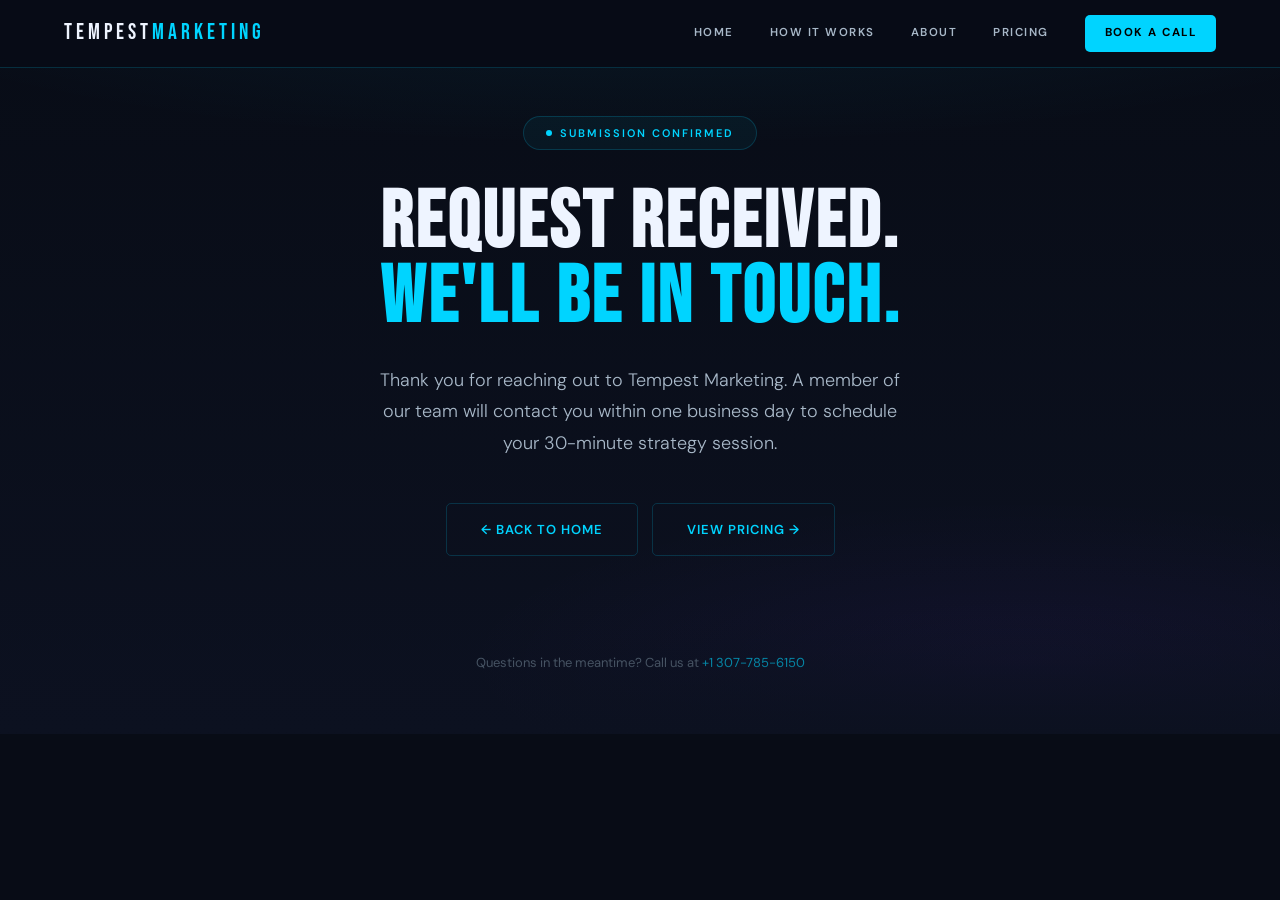
<file: contact/thank-you/index.html>
<!DOCTYPE html>
<html lang="en">
<head>
<meta charset="UTF-8">
<meta name="theme-color" content="#080C16">
<meta name="mobile-web-app-capable" content="yes">
<meta name="apple-mobile-web-app-capable" content="yes">
<meta name="apple-mobile-web-app-status-bar-style" content="black-translucent">
<meta name="viewport" content="width=device-width,initial-scale=1,viewport-fit=cover">
<title>Request Received — Tempest Marketing</title>
<link rel="stylesheet" href="/style.css">
</head>
<body>
<nav class="nav" id="nav">
  <a href="/" class="nav-logo">TEMPEST<span>MARKETING</span></a>
  <div class="nav-links" id="nl">
    <a href="/">Home</a><a href="/infrastructure/">How It Works</a><a href="/about/">About</a><a href="/pricing/">Pricing</a>
    <a href="/contact/" class="nav-btn">Book a Call</a>
  </div>
  <button class="hamburger" id="hb" aria-label="Menu" aria-expanded="false">
    <span></span><span></span><span></span>
  </button>
</nav>
<section class="hero" style="min-height:80vh">
  <div class="hero-badge"><span class="hero-badge-dot"></span>Submission Confirmed</div>
  <h1 class="hero-h1" style="font-size:clamp(44px,7vw,80px)">Request Received.<br><span class="e">We'll Be in Touch.</span></h1>
  <p class="hero-sub" style="max-width:520px">Thank you for reaching out to Tempest Marketing. A member of our team will contact you within one business day to schedule your 30-minute strategy session.</p>
  <div class="hero-btns">
    <a href="/" class="btn btn-outline btn-lg">← Back to Home</a>
    <a href="/pricing/" class="btn btn-outline btn-lg">View Pricing →</a>
  </div>
  <div style="margin-top:32px;font-size:13px;color:var(--silver2)">Questions in the meantime? Call us at <a href="tel:+13077856150" style="color:var(--electric)">+1 307-785-6150</a></div>
</section>
<script src="/app.js"></script>
</body>
</html>
</file>
<file: style.css>
@import url('https://fonts.googleapis.com/css2?family=Bebas+Neue&family=DM+Sans:ital,wght@0,300;0,400;0,500;0,600;1,300&display=swap');

/* ═══════════════════════════════════════════════════════════
   TEMPEST MARKETING — MOBILE-FIRST STYLESHEET
   Breakpoints:
     xs  : 0–479px      (small phones)
     sm  : 480–639px    (large phones)
     md  : 640–767px    (phablets)
     lg  : 768–1023px   (tablets)
     xl  : 1024px+      (desktop)
   ═══════════════════════════════════════════════════════════ */

/* ── DESIGN TOKENS ───────────────────────────────────────── */
:root {
  --bg:        #080C16;
  --bg2:       #0C1120;
  --bg3:       #111928;
  --card:      #141E2E;
  --card2:     #1A2538;
  --electric:  #00D4FF;
  --electric2: #00B5DA;
  --volt:      #7B2FFF;
  --silver:    #A8B8C8;
  --silver2:   #6E8090;
  --white:     #EEF4FF;
  --alert:     #FF4D6D;
  --border:    rgba(255,255,255,0.06);
  --border-e:  rgba(0,212,255,0.18);
  --nav-h:     60px;
  --r:         10px;
  --r-lg:      16px;
  --px:        20px;
  --ff-d:      'Bebas Neue', 'Arial Black', sans-serif;
  --ff-b:      'DM Sans', system-ui, sans-serif;
}
@media(min-width:640px){ :root{ --nav-h:64px; --px:28px; } }
@media(min-width:768px){ :root{ --nav-h:68px; --px:40px; } }
@media(min-width:1024px){ :root{ --px:5%; } }

/* ── RESET ───────────────────────────────────────────────── */
*,*::before,*::after { margin:0; padding:0; box-sizing:border-box; }
html { scroll-behavior:smooth; -webkit-text-size-adjust:100%; text-size-adjust:100%; }
body {
  background:var(--bg); color:var(--white);
  font-family:var(--ff-b); font-size:16px; line-height:1.65;
  -webkit-font-smoothing:antialiased; overflow-x:hidden;
}
a { color:var(--electric); text-decoration:none; transition:color .2s; }
a:hover { color:var(--electric2); }
img,svg { max-width:100%; display:block; }
button { cursor:pointer; font-family:var(--ff-b); }

/* ── UTILITY ─────────────────────────────────────────────── */
.e { color:var(--electric); }
.container { max-width:1180px; margin:0 auto; padding:0 var(--px); }
.eyebrow {
  font-size:10px; font-weight:600; letter-spacing:3px;
  text-transform:uppercase; color:var(--electric); margin-bottom:12px;
  display:block;
}
@media(min-width:640px){ .eyebrow{ font-size:11px; letter-spacing:3.5px; margin-bottom:14px; } }

.h2 {
  font-family:var(--ff-d);
  font-size:clamp(30px,7vw,56px);
  letter-spacing:2px; line-height:1.0; color:var(--white); margin-bottom:16px;
}
.lead {
  font-size:15px; color:var(--silver); font-weight:300;
  line-height:1.75; max-width:100%;
}
@media(min-width:640px){ .lead{ font-size:16px; } }
@media(min-width:1024px){ .lead{ font-size:17px; max-width:620px; } }

/* ── NAVIGATION ──────────────────────────────────────────── */
.nav {
  position:fixed; top:0; left:0; right:0; z-index:200;
  height:var(--nav-h);
  display:flex; align-items:center; justify-content:space-between;
  padding:0 var(--px);
  background:rgba(8,12,22,.96);
  backdrop-filter:blur(20px); -webkit-backdrop-filter:blur(20px);
  border-bottom:1px solid var(--border-e);
  transition:background .3s;
}
.nav.scrolled { background:rgba(8,12,22,.99); }
.nav-logo {
  font-family:var(--ff-d); color:var(--white); text-decoration:none;
  font-size:16px; letter-spacing:2px;
  white-space:nowrap; flex-shrink:0;
}
@media(min-width:480px){ .nav-logo{ font-size:18px; letter-spacing:3px; } }
@media(min-width:768px){ .nav-logo{ font-size:22px; letter-spacing:4px; } }
.nav-logo span { color:var(--electric); }

/* ── MOBILE NAV MENU (hidden by default) ─────────────────── */
.nav-links {
  /* Hidden state — off-screen top, invisible */
  display:flex;
  flex-direction:column;
  position:fixed;
  top:var(--nav-h);
  left:0; right:0;
  height:calc(100vh - var(--nav-h));
  background:rgba(8,12,22,.99);
  padding:0;
  overflow-y:auto;
  -webkit-overflow-scrolling:touch;
  border-top:1px solid var(--border-e);
  z-index:9999;
  /* Slide + fade transition */
  opacity:0;
  pointer-events:none;
  transform:translateY(-12px);
  transition:opacity .25s ease, transform .25s ease;
}
/* Open state */
.nav-links.open {
  opacity:1;
  pointer-events:all;
  transform:translateY(0);
}
.nav-links a {
  font-size:16px; font-weight:600; letter-spacing:1.5px;
  text-transform:uppercase; color:var(--silver);
  padding:18px 24px; border-bottom:1px solid var(--border);
  display:block; width:100%;
  transition:color .2s, background .2s;
  -webkit-tap-highlight-color:transparent;
}
.nav-links a:hover,
.nav-links a.active { color:var(--white); background:rgba(255,255,255,.04); }
.nav-links .nav-btn {
  background:var(--electric); color:#000 !important;
  font-weight:700; margin:16px 24px 8px;
  border-radius:6px; text-align:center;
  border-bottom:none; width:auto;
  padding:14px 24px;
}
.nav-links .nav-btn:hover { background:var(--electric2); }

/* Tablet and desktop — inline horizontal nav */
@media(min-width:768px){
  .nav-links {
    /* Reset all mobile positioning */
    display:flex !important;
    opacity:1 !important;
    pointer-events:all !important;
    transform:none !important;
    /* Inline layout */
    position:static;
    height:auto;
    background:transparent;
    flex-direction:row;
    align-items:center;
    gap:28px;
    padding:0;
    border:none;
    overflow:visible;
    transition:none;
  }
  .nav-links a {
    font-size:11px; letter-spacing:1.5px;
    padding:0; border:none; width:auto; display:inline;
  }
  .nav-links .nav-btn {
    padding:9px 20px; margin:0; border-radius:5px;
    text-align:center; width:auto; display:inline-flex;
  }
}
@media(min-width:1024px){
  .nav-links { gap:36px; }
  .nav-links a { font-size:11.5px; }
}

.hamburger {
  display:flex; flex-direction:column; gap:5px;
  background:none; border:none; padding:6px;
  flex-shrink:0; z-index:10000;
  -webkit-tap-highlight-color:transparent;
}
.hamburger span {
  display:block; width:22px; height:2px;
  background:var(--silver); border-radius:2px;
  transition:transform .3s ease, opacity .3s ease;
  transform-origin:center;
}
/* Animated X when open */
.hamburger.is-open span:nth-child(1){ transform:rotate(45deg) translate(5px,5px); }
.hamburger.is-open span:nth-child(2){ opacity:0; transform:scaleX(0); }
.hamburger.is-open span:nth-child(3){ transform:rotate(-45deg) translate(5px,-5px); }
@media(min-width:768px){ .hamburger{ display:none !important; } }

/* ── BUTTONS ─────────────────────────────────────────────── */
.btn {
  display:inline-flex; align-items:center; justify-content:center; gap:8px;
  font-family:var(--ff-b); font-weight:600;
  letter-spacing:1px; text-transform:uppercase;
  border-radius:5px; transition:all .2s;
  text-decoration:none; border:none;
  touch-action:manipulation; -webkit-tap-highlight-color:transparent;
  white-space:nowrap;
}
.btn-lg { font-size:13px; padding:14px 28px; }
.btn-md { font-size:12px; padding:11px 22px; }
.btn-sm { font-size:11px; padding:9px 18px; }
@media(min-width:640px){
  .btn-lg { padding:15px 34px; }
  .btn-md { padding:11px 26px; }
}
.btn-primary { background:var(--electric); color:#000; }
.btn-primary:hover { background:var(--electric2); color:#000; transform:translateY(-1px); }
.btn-outline { background:transparent; color:var(--electric); border:1px solid var(--border-e); }
.btn-outline:hover { border-color:var(--electric); background:rgba(0,212,255,.07); color:var(--electric); }
.btn-full { width:100%; justify-content:center; }

/* ── SECTIONS ────────────────────────────────────────────── */
.section { padding:64px 0; }
.section-alt { background:var(--bg2); }
.section-header { margin-bottom:40px; }
.section-header .lead { margin-top:12px; }
@media(min-width:640px){ .section{ padding:80px 0; } .section-header{ margin-bottom:48px; } }
@media(min-width:1024px){ .section{ padding:100px 0; } .section-header{ margin-bottom:60px; } }

/* ── HERO ────────────────────────────────────────────────── */
.hero {
  min-height:100svh;
  display:flex; flex-direction:column; align-items:center; justify-content:center;
  text-align:center;
  padding:calc(var(--nav-h) + 48px) var(--px) 60px;
  background:
    radial-gradient(ellipse 120% 50% at 50% -10%, rgba(0,212,255,.09) 0%, transparent 60%),
    radial-gradient(ellipse 80% 40% at 80% 90%, rgba(123,47,255,.06) 0%, transparent 55%),
    linear-gradient(180deg, var(--bg) 0%, var(--bg2) 100%);
  position:relative; overflow:hidden;
}
.hero::after {
  content:''; position:absolute; bottom:0; left:0; right:0; height:120px;
  background:linear-gradient(0deg, var(--bg2), transparent);
  pointer-events:none;
}
.hero-badge {
  display:inline-flex; align-items:center; gap:8px;
  font-size:10px; font-weight:600; letter-spacing:2px; text-transform:uppercase;
  color:var(--electric); border:1px solid var(--border-e);
  border-radius:100px; padding:6px 16px; margin-bottom:28px;
  background:rgba(0,212,255,.05);
}
@media(min-width:640px){ .hero-badge{ font-size:11px; padding:7px 22px; margin-bottom:36px; } }
.hero-badge-dot {
  width:6px; height:6px; border-radius:50%; background:var(--electric);
  flex-shrink:0; animation:pulse-dot 2s ease-in-out infinite;
}
@keyframes pulse-dot { 0%,100%{ opacity:1; transform:scale(1); } 50%{ opacity:.4; transform:scale(1.4); } }
.hero-h1 {
  font-family:var(--ff-d);
  font-size:clamp(52px, 13vw, 108px);
  letter-spacing:2px; line-height:.94;
  color:var(--white); margin-bottom:20px;
}
@media(min-width:480px){ .hero-h1{ letter-spacing:3px; margin-bottom:24px; } }
@media(min-width:1024px){ .hero-h1{ margin-bottom:28px; } }
.hero-sub {
  font-size:clamp(14px, 3.5vw, 18px);
  color:var(--silver); font-weight:300; line-height:1.75;
  max-width:560px; margin:0 auto 36px;
}
@media(min-width:640px){ .hero-sub{ margin-bottom:44px; } }
.hero-sub strong { color:var(--white); font-weight:500; }
.hero-btns {
  display:flex; flex-direction:column; gap:12px;
  width:100%; max-width:320px; margin-bottom:48px;
}
@media(min-width:480px){
  .hero-btns { flex-direction:row; gap:12px; max-width:none; width:auto; margin-bottom:56px; }
}
@media(min-width:640px){ .hero-btns{ margin-bottom:64px; gap:14px; } }

/* Trust bar */
.hero-trust {
  display:grid; grid-template-columns:1fr 1fr;
  width:100%; max-width:860px;
  border:1px solid var(--border); border-radius:var(--r); overflow:hidden;
}
.trust-item {
  padding:14px 12px; text-align:center;
  border-right:1px solid var(--border); border-bottom:1px solid var(--border);
}
.trust-item:nth-child(2) { border-right:none; }
.trust-item:nth-child(3) { border-bottom:none; }
.trust-item:nth-child(4) { border-right:none; border-bottom:none; }
.trust-item strong { display:block; font-size:11px; font-weight:600; color:var(--white); margin-bottom:2px; }
.trust-item span { font-size:10px; color:var(--silver2); }
@media(min-width:480px){
  .trust-item { padding:16px 16px; }
  .trust-item strong { font-size:12px; }
  .trust-item span { font-size:11px; }
}
@media(min-width:768px){
  .hero-trust { grid-template-columns:repeat(4,1fr); }
  .trust-item { border-bottom:none !important; }
  .trust-item:nth-child(2) { border-right:1px solid var(--border); }
  .trust-item:nth-child(4) { border-right:none; }
  .trust-item:nth-child(3) { border-right:1px solid var(--border); }
  .trust-item { padding:18px 16px; }
}
@media(min-width:1024px){ .trust-item{ padding:18px 20px; } }

/* ── STATS BAR ───────────────────────────────────────────── */
.stats-bar {
  display:grid; grid-template-columns:1fr 1fr;
  border-top:1px solid var(--border); border-bottom:1px solid var(--border);
  background:var(--bg2);
}
.stat-cell {
  padding:28px 20px;
  border-right:1px solid var(--border);
  border-bottom:1px solid var(--border);
  display:flex; flex-direction:column; gap:8px;
}
.stat-cell:nth-child(2) { border-right:none; }
.stat-cell:nth-child(3) { border-bottom:none; }
.stat-cell:nth-child(4) { border-right:none; border-bottom:none; }
.stat-n {
  font-family:var(--ff-d); font-size:44px; letter-spacing:1px;
  color:var(--electric); line-height:1;
}
.stat-meta strong { display:block; font-size:13px; font-weight:500; color:var(--white); margin-bottom:4px; }
.stat-meta p { font-size:12px; color:var(--silver); line-height:1.5; }
@media(min-width:640px){
  .stat-cell { padding:32px 24px; flex-direction:row; gap:16px; align-items:flex-start; }
  .stat-n { font-size:48px; flex-shrink:0; }
}
@media(min-width:768px){
  .stats-bar { grid-template-columns:repeat(4,1fr); }
  .stat-cell { border-bottom:none !important; }
  .stat-cell:nth-child(2) { border-right:1px solid var(--border); }
  .stat-cell:nth-child(3) { border-right:1px solid var(--border); }
  .stat-cell:nth-child(4) { border-right:none; }
}
@media(min-width:1024px){
  .stat-cell { padding:44px 32px; gap:20px; }
  .stat-n { font-size:52px; }
  .stat-meta strong { font-size:14px; }
  .stat-meta p { font-size:13px; }
}

/* ── PAIN GRID ───────────────────────────────────────────── */
.pain-grid {
  display:grid; grid-template-columns:1fr;
  gap:3px; border-radius:var(--r-lg); overflow:hidden;
}
.pain-card { background:var(--card); padding:28px 24px; transition:background .2s; }
.pain-card:hover { background:var(--card2); }
.pain-card-title { font-size:15px; font-weight:600; color:var(--white); margin-bottom:8px; line-height:1.45; }
.pain-card-body { font-size:14px; color:var(--silver); line-height:1.7; }
@media(min-width:640px){ .pain-card{ padding:32px 28px; } }
@media(min-width:768px){
  .pain-grid { grid-template-columns:repeat(2,1fr); }
  .pain-card { padding:36px 32px; }
}
@media(min-width:1024px){ .pain-card{ padding:40px 36px; } }

/* ── STEPS ROW ───────────────────────────────────────────── */
.steps-row {
  display:flex; flex-direction:column;
  gap:3px; margin-top:40px;
}
.step {
  background:var(--card); padding:28px 24px;
  transition:background .2s;
}
.steps-row .step:first-child { border-radius:var(--r) var(--r) 0 0; }
.steps-row .step:last-child  { border-radius:0 0 var(--r) var(--r); }
.step:hover { background:var(--card2); }
.step-num { font-family:var(--ff-d); font-size:48px; letter-spacing:2px; color:rgba(0,212,255,.12); line-height:1; margin-bottom:10px; }
.step-tag { font-size:10px; font-weight:700; letter-spacing:2.5px; text-transform:uppercase; color:var(--electric); margin-bottom:6px; }
.step-title { font-size:15px; font-weight:600; color:var(--white); margin-bottom:8px; }
.step-body { font-size:13px; color:var(--silver); line-height:1.65; }
@media(min-width:640px){
  .steps-row { flex-direction:row; flex-wrap:wrap; }
  .step { flex:1 1 calc(50% - 2px); border-radius:0 !important; }
  .steps-row .step:first-child { border-radius:var(--r) 0 0 0 !important; }
  .steps-row .step:nth-child(2) { border-radius:0 var(--r) 0 0 !important; }
  .steps-row .step:nth-last-child(2) { border-radius:0 0 0 var(--r) !important; }
  .steps-row .step:last-child { border-radius:0 0 var(--r) 0 !important; }
}
@media(min-width:1024px){
  .steps-row { flex-wrap:nowrap; }
  .step { flex:1; border-radius:0 !important; padding:32px 22px; }
  .steps-row .step:first-child { border-radius:var(--r) 0 0 var(--r) !important; }
  .steps-row .step:last-child  { border-radius:0 var(--r) var(--r) 0 !important; }
  .step-num { font-size:56px; }
}

/* ── BENEFITS ────────────────────────────────────────────── */
.benefits-grid { display:grid; grid-template-columns:1fr; gap:14px; }
.benefit {
  background:var(--card); border-radius:var(--r-lg);
  padding:28px 24px; border-top:3px solid rgba(0,212,255,.25);
  transition:border-color .2s, background .2s;
}
.benefit:hover { border-top-color:var(--electric); background:var(--card2); }
.benefit.wide { border-top-color:var(--electric); }
.benefit-label { font-size:10px; font-weight:700; letter-spacing:2.5px; text-transform:uppercase; color:var(--electric); margin-bottom:10px; }
.benefit-title { font-size:17px; font-weight:600; color:var(--white); margin-bottom:10px; }
.benefit-body { font-size:14px; color:var(--silver); line-height:1.75; }
.benefit-stat { font-family:var(--ff-d); font-size:36px; letter-spacing:1px; color:var(--electric); margin-top:14px; display:flex; align-items:baseline; gap:10px; }
.benefit-stat small { font-family:var(--ff-b); font-size:13px; color:var(--silver); font-weight:300; }
@media(min-width:640px){ .benefit{ padding:32px 28px; } }
@media(min-width:768px){ .benefits-grid{ grid-template-columns:repeat(2,1fr); } .benefit{ padding:36px; } .benefit-title{ font-size:18px; } }
@media(min-width:1024px){ .benefit-title{ font-size:19px; } .benefit-stat{ font-size:40px; } }

/* ── ICA GRID ────────────────────────────────────────────── */
.ica-grid { display:grid; grid-template-columns:1fr; gap:14px; }
.ica {
  background:var(--card); border-radius:var(--r-lg);
  padding:32px 24px; border-bottom:3px solid transparent;
  transition:all .25s; display:flex; flex-direction:column; gap:14px;
}
.ica:hover { background:var(--card2); border-bottom-color:var(--electric); }
.ica-title { font-family:var(--ff-d); font-size:26px; letter-spacing:1px; color:var(--white); }
.ica-body { font-size:14px; color:var(--silver); line-height:1.75; flex:1; }
.ica-tags { list-style:none; display:flex; flex-wrap:wrap; gap:8px; }
.ica-tags li { font-size:10px; font-weight:600; letter-spacing:1px; text-transform:uppercase; background:rgba(0,212,255,.07); color:var(--electric); padding:5px 10px; border-radius:3px; }
@media(min-width:640px){ .ica{ padding:36px 28px; } .ica-title{ font-size:28px; } }
@media(min-width:768px){ .ica-grid{ grid-template-columns:repeat(2,1fr); } }
@media(min-width:1024px){ .ica-grid{ grid-template-columns:repeat(3,1fr); } .ica{ padding:40px 32px; } .ica-title{ font-size:30px; } }

/* ── GUARANTEE ───────────────────────────────────────────── */
.guarantee-wrap {
  background:linear-gradient(135deg, rgba(0,212,255,.07) 0%, rgba(123,47,255,.07) 100%);
  border:1px solid var(--border-e); border-radius:16px;
  padding:48px 24px; text-align:center;
}
@media(min-width:640px){ .guarantee-wrap{ padding:56px 36px; border-radius:20px; } }
@media(min-width:1024px){ .guarantee-wrap{ padding:72px 48px; } }
.guar-num { font-family:var(--ff-d); font-size:clamp(80px,18vw,128px); letter-spacing:4px; color:var(--electric); line-height:1; }
.guar-label { font-family:var(--ff-d); font-size:clamp(24px,6vw,44px); letter-spacing:2px; color:var(--white); margin-bottom:6px; }
.guar-sub { font-family:var(--ff-d); font-size:clamp(14px,3.5vw,26px); letter-spacing:2px; color:var(--silver); margin-bottom:20px; }
@media(min-width:640px){ .guar-sub{ margin-bottom:28px; } }
.guar-body { font-size:15px; color:var(--silver); font-weight:300; max-width:580px; margin:0 auto 32px; line-height:1.75; }
@media(min-width:640px){ .guar-body{ font-size:16px; margin-bottom:40px; } }
.guar-btns { display:flex; flex-direction:column; gap:12px; align-items:center; }
@media(min-width:480px){ .guar-btns{ flex-direction:row; justify-content:center; gap:14px; } }

/* ── CTA BLOCK ───────────────────────────────────────────── */
.cta-block { text-align:center; }
.cta-btns { display:flex; flex-direction:column; gap:12px; align-items:center; margin-bottom:20px; }
@media(min-width:480px){ .cta-btns{ flex-direction:row; justify-content:center; gap:14px; margin-bottom:24px; } }
.cta-dots { display:flex; flex-wrap:wrap; gap:8px; justify-content:center; align-items:center; font-size:12px; color:var(--silver2); }
@media(min-width:640px){ .cta-dots{ gap:16px; font-size:13px; } }
.cta-dot-sep { color:rgba(168,184,200,.3); }

/* ── PAGE HERO (inner pages) ─────────────────────────────── */
.page-hero {
  padding:calc(var(--nav-h) + 48px) var(--px) 56px;
  background:
    radial-gradient(ellipse 120% 60% at 20% 50%, rgba(0,212,255,.06) 0%, transparent 55%),
    linear-gradient(180deg, var(--bg) 0%, var(--bg2) 100%);
  border-bottom:1px solid var(--border);
}
@media(min-width:768px){ .page-hero{ padding:calc(var(--nav-h) + 64px) var(--px) 64px; } }
@media(min-width:1024px){ .page-hero{ padding:calc(var(--nav-h) + 80px) var(--px) 72px; } }
.breadcrumb { display:flex; align-items:center; gap:8px; font-size:11px; color:var(--silver2); margin-bottom:18px; flex-wrap:wrap; }
.breadcrumb a { color:var(--silver2); }
.breadcrumb a:hover { color:var(--electric); }
.breadcrumb-sep { color:rgba(168,184,200,.25); }
.page-h1 {
  font-family:var(--ff-d);
  font-size:clamp(42px,10vw,84px);
  letter-spacing:2px; line-height:.95;
  color:var(--white); margin-bottom:18px;
}
@media(min-width:480px){ .page-h1{ letter-spacing:3px; margin-bottom:22px; } }
.page-sub { font-size:15px; color:var(--silver); font-weight:300; line-height:1.75; max-width:680px; }
@media(min-width:640px){ .page-sub{ font-size:16px; } }
@media(min-width:1024px){ .page-sub{ font-size:17px; } }
.page-stats {
  display:grid; grid-template-columns:repeat(2,1fr);
  margin-top:36px; border:1px solid var(--border); border-radius:var(--r); overflow:hidden;
  width:100%;
}
.page-stat { padding:12px 16px; border-right:1px solid var(--border); border-bottom:1px solid var(--border); }
.page-stat:nth-child(2) { border-right:none; }
.page-stat:nth-child(3) { border-bottom:none; }
.page-stat:nth-child(4) { border-right:none; border-bottom:none; }
.page-stat span { display:block; font-family:var(--ff-d); font-size:18px; letter-spacing:1px; color:var(--electric); }
.page-stat p { font-size:10px; color:var(--silver2); margin-top:2px; }
@media(min-width:640px){
  .page-stats { grid-template-columns:repeat(4,1fr); width:fit-content; }
  .page-stat { border-bottom:none !important; }
  .page-stat:nth-child(2) { border-right:1px solid var(--border); }
  .page-stat:nth-child(3) { border-right:1px solid var(--border); }
  .page-stat:nth-child(4) { border-right:none; }
  .page-stat { padding:14px 24px; }
  .page-stat span { font-size:20px; }
  .page-stat p { font-size:11px; }
}

/* ── INFRA STEPS ─────────────────────────────────────────── */
.infra-list { display:flex; flex-direction:column; gap:3px; margin-top:40px; }
@media(min-width:1024px){ .infra-list{ margin-top:56px; } }
.infra-item {
  display:grid; grid-template-columns:60px 1fr;
  background:var(--card); overflow:hidden; transition:background .2s;
}
.infra-list .infra-item:first-child { border-radius:var(--r-lg) var(--r-lg) 0 0; }
.infra-list .infra-item:last-child  { border-radius:0 0 var(--r-lg) var(--r-lg); }
.infra-item:hover { background:var(--card2); }
.infra-num { display:flex; align-items:center; justify-content:center; border-right:1px solid var(--border); padding:24px 8px; }
.infra-num span { font-family:var(--ff-d); font-size:30px; color:rgba(0,212,255,.16); line-height:1; }
.infra-body { padding:24px 20px; }
.infra-tag { font-size:9px; font-weight:700; letter-spacing:2px; text-transform:uppercase; color:var(--electric); margin-bottom:6px; }
.infra-title { font-size:17px; font-weight:600; color:var(--white); margin-bottom:10px; }
.infra-body>p { font-size:14px; color:var(--silver); line-height:1.75; margin-bottom:16px; }
.infra-checks { display:flex; flex-wrap:wrap; gap:8px; }
.check-item { font-size:12px; color:var(--silver); display:flex; align-items:center; gap:6px; background:rgba(255,255,255,.04); border-radius:4px; padding:5px 10px; }
.check-mark { color:var(--electric); font-size:10px; }
@media(min-width:640px){
  .infra-item { grid-template-columns:80px 1fr; }
  .infra-num { padding:32px 12px; }
  .infra-num span { font-size:40px; }
  .infra-body { padding:32px 32px; }
  .infra-tag { font-size:10px; }
  .infra-title { font-size:19px; margin-bottom:12px; }
  .infra-body>p { font-size:15px; }
}
@media(min-width:1024px){
  .infra-item { grid-template-columns:100px 1fr; }
  .infra-num { padding:40px 16px; }
  .infra-num span { font-size:52px; }
  .infra-body { padding:40px 52px; }
  .infra-title { font-size:22px; }
}

/* ── TECH CARDS ──────────────────────────────────────────── */
.tech-grid { display:grid; grid-template-columns:1fr; gap:14px; margin-top:40px; }
@media(min-width:640px){ .tech-grid{ grid-template-columns:1fr 1fr; } }
@media(min-width:1024px){ .tech-grid{ grid-template-columns:repeat(3,1fr); margin-top:56px; } }
.tech-card { background:var(--card); border-radius:var(--r-lg); padding:28px 24px; }
@media(min-width:640px){ .tech-card{ padding:32px 28px; } }
@media(min-width:1024px){ .tech-card{ padding:36px; } }
.tech-icon { width:40px; height:40px; background:rgba(0,212,255,.1); border-radius:var(--r); display:flex; align-items:center; justify-content:center; font-size:18px; margin-bottom:16px; }
.tech-title { font-size:17px; font-weight:600; color:var(--white); margin-bottom:10px; }
.tech-body { font-size:14px; color:var(--silver); line-height:1.7; }

/* ── INTEGRATIONS ────────────────────────────────────────── */
.integrations { margin-top:40px; padding-top:36px; border-top:1px solid var(--border); }
@media(min-width:1024px){ .integrations{ margin-top:56px; padding-top:44px; } }
.integrations-label { font-size:10px; font-weight:600; letter-spacing:2px; text-transform:uppercase; color:var(--silver2); margin-bottom:14px; }
.integrations-badges { display:flex; flex-wrap:wrap; gap:8px; }
.badge { font-size:11px; font-weight:500; background:rgba(255,255,255,.04); color:var(--silver); border:1px solid var(--border); border-radius:4px; padding:6px 12px; }
@media(min-width:640px){ .badge{ font-size:12px; padding:7px 16px; } }

/* ── PRICING TIERS ───────────────────────────────────────── */
.pricing-tiers { display:grid; grid-template-columns:1fr; gap:20px; margin-top:40px; }
@media(min-width:768px){ .pricing-tiers{ grid-template-columns:1fr 1fr; gap:24px; margin-top:56px; } }
.tier-card { border:1px solid var(--border); border-radius:var(--r-lg); overflow:hidden; display:flex; flex-direction:column; }
.tier-featured { border-color:var(--electric); }
.tier-popular { background:var(--electric); color:#000; font-size:10px; font-weight:700; letter-spacing:2px; text-transform:uppercase; padding:7px 20px; text-align:center; }
.tier-head { background:var(--card); padding:28px 28px; border-bottom:1px solid var(--border); }
.tier-featured .tier-head { background:linear-gradient(135deg,rgba(0,212,255,.09) 0%,rgba(123,47,255,.09) 100%); }
@media(min-width:640px){ .tier-head{ padding:36px; } }
.tier-badge { font-size:10px; font-weight:600; letter-spacing:2px; text-transform:uppercase; color:var(--electric); margin-bottom:14px; }
.tier-price { font-family:var(--ff-d); font-size:clamp(64px,12vw,80px); letter-spacing:2px; color:var(--white); line-height:1; }
.tier-freq { font-size:13px; color:var(--silver); margin-top:4px; margin-bottom:14px; }
.tier-desc { font-size:14px; color:var(--silver); line-height:1.7; }
.tier-body { padding:28px; background:var(--card); flex:1; display:flex; flex-direction:column; gap:24px; }
@media(min-width:640px){ .tier-body{ padding:36px; gap:28px; } }
.tier-features { list-style:none; display:flex; flex-direction:column; gap:12px; flex:1; }
.tier-features li { font-size:14px; color:var(--silver); display:flex; align-items:flex-start; gap:10px; line-height:1.5; }
.feat-check { color:var(--electric); font-size:13px; flex-shrink:0; margin-top:2px; }

/* Guarantee callout */
.guarantee-callout {
  display:flex; flex-direction:column; gap:28px;
  background:var(--card); border-radius:var(--r-lg);
  padding:28px 24px; margin-top:24px; border-left:4px solid var(--electric);
}
@media(min-width:640px){ .guarantee-callout{ padding:36px; gap:32px; } }
@media(min-width:1024px){ .guarantee-callout{ flex-direction:row; align-items:center; padding:48px; gap:48px; margin-top:32px; } }
.gc-title { font-family:var(--ff-d); font-size:clamp(26px,5vw,36px); letter-spacing:1px; color:var(--white); margin-bottom:12px; line-height:1; }
.gc-body { font-size:14px; color:var(--silver); line-height:1.75; margin-bottom:14px; }
.gc-note { font-size:13px; color:var(--silver2); line-height:1.65; }
.gc-stats { display:grid; grid-template-columns:repeat(3,1fr); gap:3px; border-radius:var(--r); overflow:hidden; flex-shrink:0; }
@media(min-width:1024px){ .gc-stats{ display:flex; flex-direction:column; min-width:180px; } }
.gc-stat { background:var(--card2); padding:16px; text-align:center; }
.gc-n { font-family:var(--ff-d); font-size:36px; color:var(--electric); line-height:1; }
.gc-l { font-size:10px; color:var(--silver); margin-top:3px; }
@media(min-width:480px){ .gc-n{ font-size:40px; } .gc-stat{ padding:18px; } }
@media(min-width:1024px){ .gc-n{ font-size:44px; } .gc-stat{ padding:20px 24px; } }

/* ── FAQ ─────────────────────────────────────────────────── */
.faq-list { margin-top:40px; display:flex; flex-direction:column; gap:3px; border-radius:var(--r-lg); overflow:hidden; }
@media(min-width:1024px){ .faq-list{ margin-top:60px; } }
.faq-item { background:var(--card); }
.faq-q {
  width:100%; background:none; border:none;
  display:flex; justify-content:space-between; align-items:center; gap:16px;
  padding:18px 20px; font-size:14px; font-weight:500;
  color:var(--white); text-align:left; transition:background .2s;
  -webkit-tap-highlight-color:transparent;
}
.faq-q:hover { background:var(--card2); }
.faq-icon { font-size:20px; color:var(--electric); flex-shrink:0; line-height:1; transition:transform .3s; }
.faq-item.open .faq-icon { transform:rotate(45deg); }
.faq-a { max-height:0; overflow:hidden; padding:0 20px; font-size:14px; color:var(--silver); line-height:1.75; transition:max-height .35s ease, padding .35s ease; }
.faq-item.open .faq-a { max-height:500px; padding:0 20px 20px; }
@media(min-width:640px){
  .faq-q { padding:22px 28px; font-size:15px; gap:20px; }
  .faq-a { padding:0 28px; font-size:14px; }
  .faq-item.open .faq-a { padding:0 28px 22px; }
}
@media(min-width:1024px){
  .faq-q { padding:24px 32px; font-size:16px; }
  .faq-a { padding:0 32px; }
  .faq-item.open .faq-a { max-height:400px; padding:0 32px 24px; }
}

/* ── CONTACT PAGE ────────────────────────────────────────── */
.contact-layout { display:grid; grid-template-columns:1fr; gap:40px; }
@media(min-width:1024px){ .contact-layout{ grid-template-columns:1fr 1fr; gap:72px; align-items:start; } }
.contact-aside { display:flex; flex-direction:column; gap:36px; }
.c-block-title { font-size:15px; font-weight:600; color:var(--white); margin-bottom:10px; }
.c-block p { font-size:14px; color:var(--silver); line-height:1.75; }
@media(min-width:640px){ .c-block p{ font-size:15px; } }
.demo-meta { display:flex; gap:12px; margin-top:16px; flex-wrap:wrap; }
.demo-meta-item { background:var(--card); border-radius:var(--r); padding:14px 18px; flex:1; min-width:120px; }
.dmi-label { font-size:9px; font-weight:700; letter-spacing:2px; text-transform:uppercase; color:var(--silver2); margin-bottom:4px; }
.dmi-val { font-family:var(--ff-d); font-size:20px; letter-spacing:1px; color:var(--white); }
@media(min-width:640px){ .dmi-val{ font-size:22px; } .demo-meta-item{ padding:16px 22px; } }
.contact-list { list-style:none; display:flex; flex-direction:column; gap:10px; margin-top:14px; }
.contact-list li { font-size:14px; color:var(--silver); padding-left:20px; position:relative; line-height:1.55; }
.contact-list li::before { content:'→'; position:absolute; left:0; color:var(--electric); font-size:12px; }
.c-mini-faqs { display:flex; flex-direction:column; gap:16px; }
.cmf-q { font-size:14px; font-weight:600; color:var(--white); margin-bottom:4px; }
.cmf-a { font-size:13px; color:var(--silver); line-height:1.7; }

/* Direct contact items */
.direct-contacts { display:flex; flex-direction:column; gap:10px; margin-top:16px; }
.direct-contact-item {
  display:flex; align-items:center; gap:14px;
  background:var(--card); border-radius:var(--r); padding:14px 16px;
  text-decoration:none; transition:background .2s; border:1px solid var(--border);
  -webkit-tap-highlight-color:transparent;
}
.direct-contact-item:hover { background:var(--card2); border-color:var(--border-e); }
.dc-icon { font-size:18px; flex-shrink:0; width:32px; text-align:center; }
.dc-label { font-size:10px; font-weight:600; letter-spacing:1px; text-transform:uppercase; color:var(--silver2); margin-bottom:2px; }
.dc-val { font-size:13px; color:var(--white); font-weight:500; word-break:break-all; }
@media(min-width:480px){ .dc-val{ font-size:14px; } }

/* Form card */
.form-card { background:var(--card); border-radius:var(--r-lg); overflow:hidden; border:1px solid var(--border); }
.form-head { background:linear-gradient(135deg,rgba(0,212,255,.09) 0%,rgba(123,47,255,.09) 100%); padding:24px 24px; border-bottom:1px solid var(--border-e); }
.form-head h2 { font-size:20px; font-weight:600; color:var(--white); margin-bottom:6px; }
.form-head p { font-size:13px; color:var(--silver); }
@media(min-width:640px){ .form-head{ padding:32px 36px; } .form-head h2{ font-size:24px; } .form-head p{ font-size:14px; } }
.demo-form { padding:24px; display:flex; flex-direction:column; gap:18px; }
@media(min-width:640px){ .demo-form{ padding:32px 36px; gap:20px; } }
.form-row { display:grid; grid-template-columns:1fr; gap:16px; }
@media(min-width:480px){ .form-row{ grid-template-columns:1fr 1fr; } }
.form-group { display:flex; flex-direction:column; gap:6px; }
.form-group label { font-size:11px; font-weight:600; letter-spacing:.5px; color:var(--silver); }
.form-group input,.form-group select,.form-group textarea {
  background:var(--bg3); border:1px solid var(--border);
  border-radius:6px; padding:13px 14px;
  color:var(--white); font-family:var(--ff-b); font-size:16px;
  outline:none; transition:border-color .2s;
  -webkit-appearance:none; appearance:none;
  width:100%;
}
.form-group input::placeholder,.form-group textarea::placeholder { color:rgba(168,184,200,.3); }
.form-group input:focus,.form-group select:focus,.form-group textarea:focus { border-color:var(--electric); }
.form-group select {
  cursor:pointer;
  background-image:url("data:image/svg+xml,%3Csvg xmlns='http://www.w3.org/2000/svg' width='12' height='8' viewBox='0 0 12 8'%3E%3Cpath d='M1 1l5 5 5-5' stroke='%23A8B8C8' fill='none' stroke-width='1.5' stroke-linecap='round'/%3E%3C/svg%3E");
  background-repeat:no-repeat; background-position:right 14px center; padding-right:38px;
}
.form-group select option { background:var(--card); }
.form-group textarea { resize:vertical; min-height:100px; }
.form-submit { font-size:14px; padding:16px; letter-spacing:1.5px; }
.form-disclaimer { font-size:11px; color:var(--silver2); text-align:center; line-height:1.6; }
@media(min-width:640px){ .form-disclaimer{ font-size:12px; } }

/* ── ABOUT PAGE ──────────────────────────────────────────── */
.about-mission { display:grid; grid-template-columns:1fr; gap:36px; }
@media(min-width:768px){ .about-mission{ grid-template-columns:1fr 1fr; gap:56px; align-items:start; } }
@media(min-width:1024px){ .about-mission{ gap:64px; } }
.mission-text .lead { margin-top:14px; }
.bq { border-left:4px solid var(--electric); padding:22px 24px; background:var(--card); border-radius:0 var(--r-lg) var(--r-lg) 0; }
.bq p { font-size:16px; color:var(--white); line-height:1.7; font-weight:300; font-style:italic; margin-bottom:14px; }
.bq cite { font-size:11px; font-weight:600; letter-spacing:2px; text-transform:uppercase; color:var(--electric); font-style:normal; }
@media(min-width:640px){ .bq{ padding:28px 32px; } .bq p{ font-size:18px; } }
.what-grid { display:grid; grid-template-columns:1fr; gap:14px; margin-top:40px; }
@media(min-width:640px){ .what-grid{ grid-template-columns:repeat(2,1fr); } }
@media(min-width:1024px){ .what-grid{ grid-template-columns:repeat(3,1fr); margin-top:56px; } }
.what-card { background:var(--card); border-radius:var(--r-lg); padding:28px 24px; }
@media(min-width:640px){ .what-card{ padding:32px 28px; } }
@media(min-width:1024px){ .what-card{ padding:36px 28px; } }
.what-num { font-family:var(--ff-d); font-size:40px; color:rgba(0,212,255,.15); line-height:1; margin-bottom:10px; }
.what-title { font-size:16px; font-weight:600; color:var(--white); margin-bottom:8px; }
.what-body { font-size:14px; color:var(--silver); line-height:1.75; }
.values-grid { display:grid; grid-template-columns:1fr; gap:14px; margin-top:40px; }
@media(min-width:640px){ .values-grid{ grid-template-columns:repeat(2,1fr); } }
@media(min-width:1024px){ .values-grid{ grid-template-columns:repeat(4,1fr); margin-top:56px; } }
.value-card { background:var(--card); border-radius:var(--r-lg); padding:28px 24px; }
.value-icon { font-size:26px; margin-bottom:14px; }
.value-title { font-size:15px; font-weight:600; color:var(--white); margin-bottom:8px; }
.value-body { font-size:14px; color:var(--silver); line-height:1.7; }
.trust-cols { display:grid; grid-template-columns:1fr; gap:24px; margin-top:36px; }
@media(min-width:640px){ .trust-cols{ grid-template-columns:repeat(2,1fr); } }
@media(min-width:1024px){ .trust-cols{ grid-template-columns:repeat(3,1fr); margin-top:48px; } }
.trust-col .trust-col-title { font-size:14px; font-weight:600; color:var(--white); margin-bottom:12px; }
.trust-col p { font-size:14px; color:var(--silver); line-height:1.75; }

/* Homepage About preview */
.about-preview { display:grid; grid-template-columns:1fr; gap:40px; }
@media(min-width:1024px){ .about-preview{ grid-template-columns:1fr 1fr; gap:72px; align-items:center; } }
.about-preview-stats { display:grid; grid-template-columns:1fr 1fr; gap:3px; border-radius:var(--r-lg); overflow:hidden; }
.astat { background:var(--card); padding:24px 20px; }
@media(min-width:640px){ .astat{ padding:32px 28px; } }
.astat-n { font-family:var(--ff-d); font-size:40px; letter-spacing:1px; color:var(--electric); line-height:1; margin-bottom:6px; }
@media(min-width:640px){ .astat-n{ font-size:48px; } }
.astat-l { font-size:12px; color:var(--silver); line-height:1.5; }
@media(min-width:640px){ .astat-l{ font-size:13px; } }

/* ── FOOTER ──────────────────────────────────────────────── */
.footer { background:var(--bg2); border-top:1px solid var(--border); padding:48px var(--px) 36px; }
@media(min-width:640px){ .footer{ padding:60px var(--px) 40px; } }
@media(min-width:1024px){ .footer{ padding:72px var(--px) 44px; } }
.footer-grid {
  display:grid; grid-template-columns:1fr 1fr;
  gap:32px; max-width:1180px; margin:0 auto 36px;
}
@media(min-width:768px){ .footer-grid{ grid-template-columns:2fr 1fr 1fr; gap:40px; } }
@media(min-width:1024px){ .footer-grid{ grid-template-columns:2fr 1fr 1fr 1fr; gap:48px; margin-bottom:52px; } }
.footer-brand { grid-column:1/-1; }
@media(min-width:768px){ .footer-brand{ grid-column:1; } }
.footer-logo { font-family:var(--ff-d); font-size:22px; letter-spacing:3px; color:var(--white); margin-bottom:10px; }
@media(min-width:640px){ .footer-logo{ font-size:26px; letter-spacing:4px; } }
.footer-logo span { color:var(--electric); }
.footer-tagline { font-size:13px; color:var(--silver); line-height:1.75; max-width:280px; margin-bottom:6px; }
.footer-credline { font-size:12px; color:var(--electric); font-weight:500; letter-spacing:.5px; }
.footer-col-title { font-size:10px; font-weight:700; letter-spacing:2.5px; text-transform:uppercase; color:var(--silver2); margin-bottom:14px; }
.footer-col a,.footer-col span { display:block; font-size:13px; color:rgba(168,184,200,.6); margin-bottom:8px; transition:color .2s; text-decoration:none; }
.footer-col a:hover { color:var(--electric); }
.footer-bottom { max-width:1180px; margin:0 auto; border-top:1px solid var(--border); padding-top:24px; display:flex; flex-direction:column; gap:6px; }
.footer-bottom p { font-size:11px; color:rgba(168,184,200,.3); line-height:1.6; }
@media(min-width:640px){ .footer-bottom p{ font-size:12px; } }

/* ── SCROLL REVEAL ───────────────────────────────────────── */
.sr { opacity:0; transform:translateY(24px); transition:opacity .6s ease, transform .6s ease; }
.sr.in { opacity:1; transform:none; }
.sr-d1 { transition-delay:.08s; }
.sr-d2 { transition-delay:.16s; }
.sr-d3 { transition-delay:.24s; }
.sr-d4 { transition-delay:.32s; }

/* Reduce motion for accessibility */
@media(prefers-reduced-motion:reduce){
  .sr { opacity:1; transform:none; transition:none; }
  .hero-badge-dot { animation:none; }
  * { transition-duration:.01ms !important; animation-duration:.01ms !important; }
}

/* ── SAFE AREAS (notch / home indicator) ─────────────────── */
@supports(padding-bottom:env(safe-area-inset-bottom)){
  .footer { padding-bottom:calc(44px + env(safe-area-inset-bottom)); }
  .nav { padding-left:max(var(--px), env(safe-area-inset-left)); padding-right:max(var(--px), env(safe-area-inset-right)); }
}
</file>
